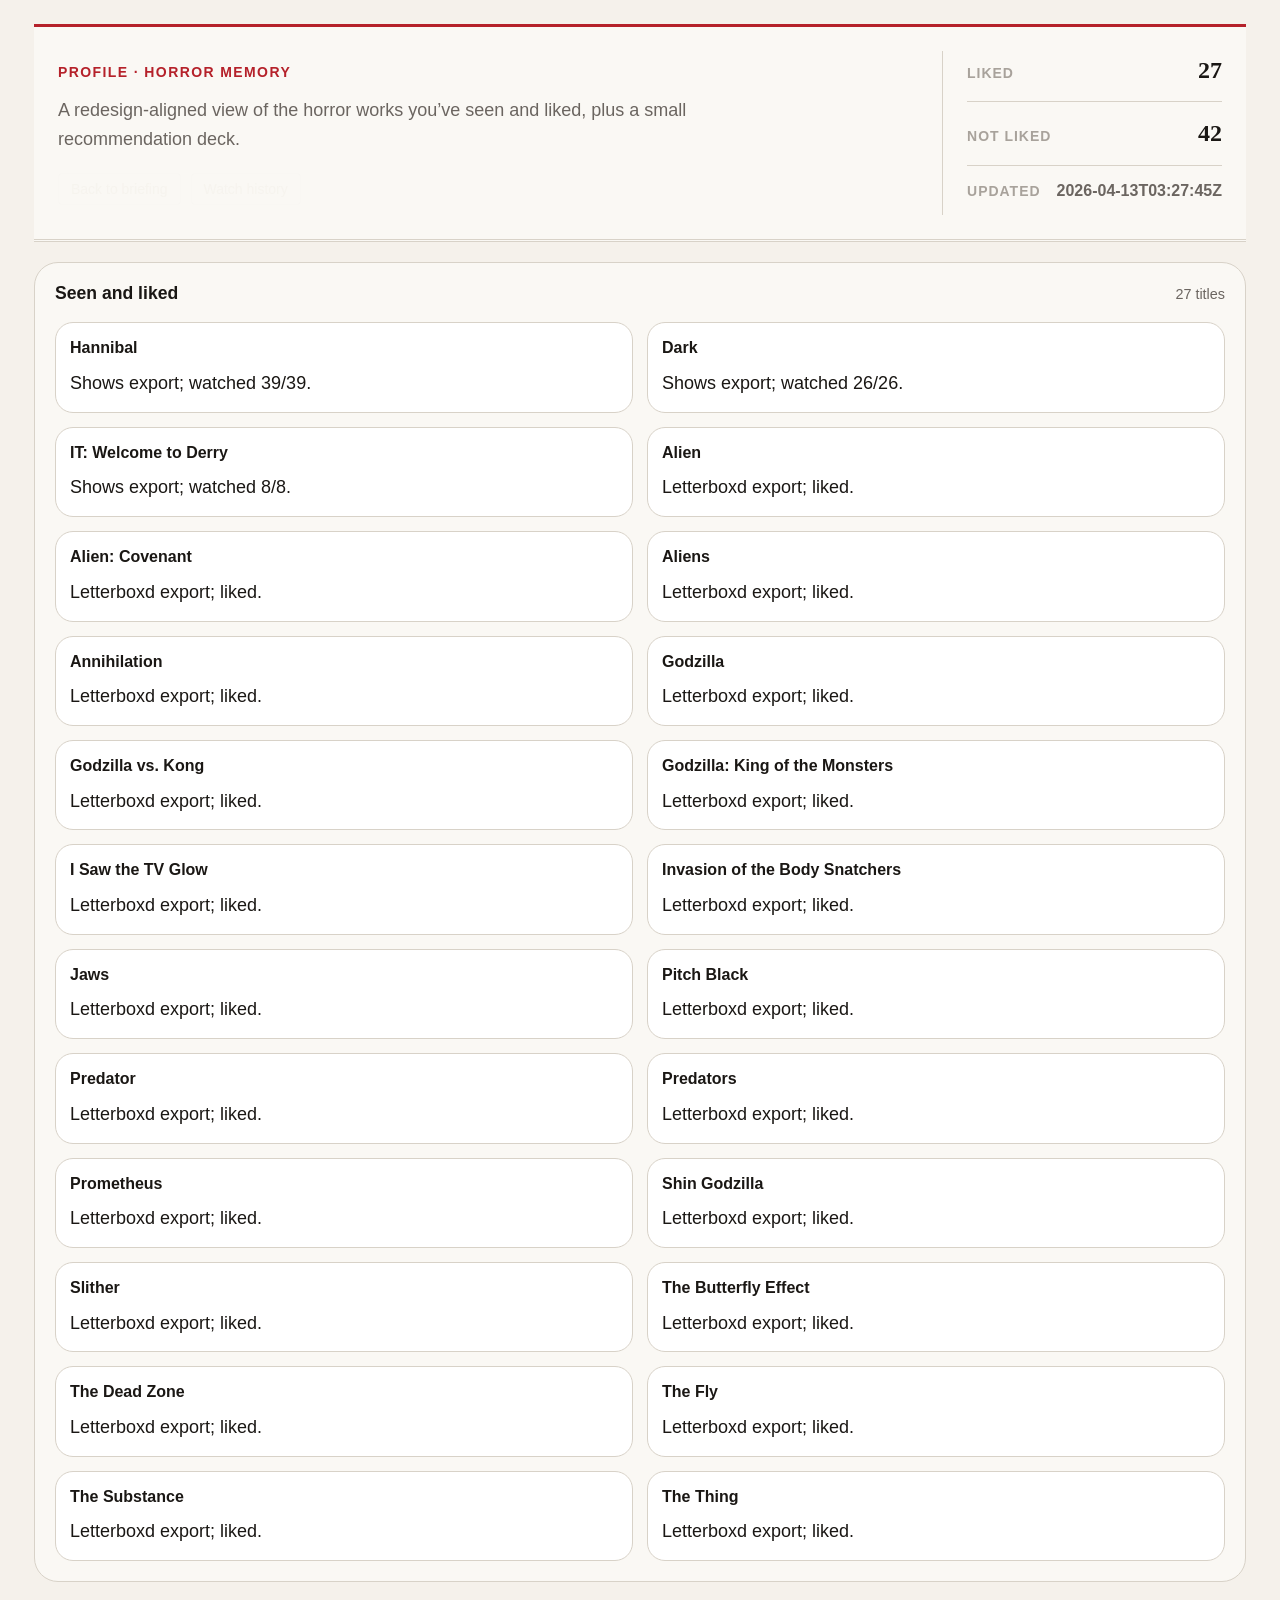
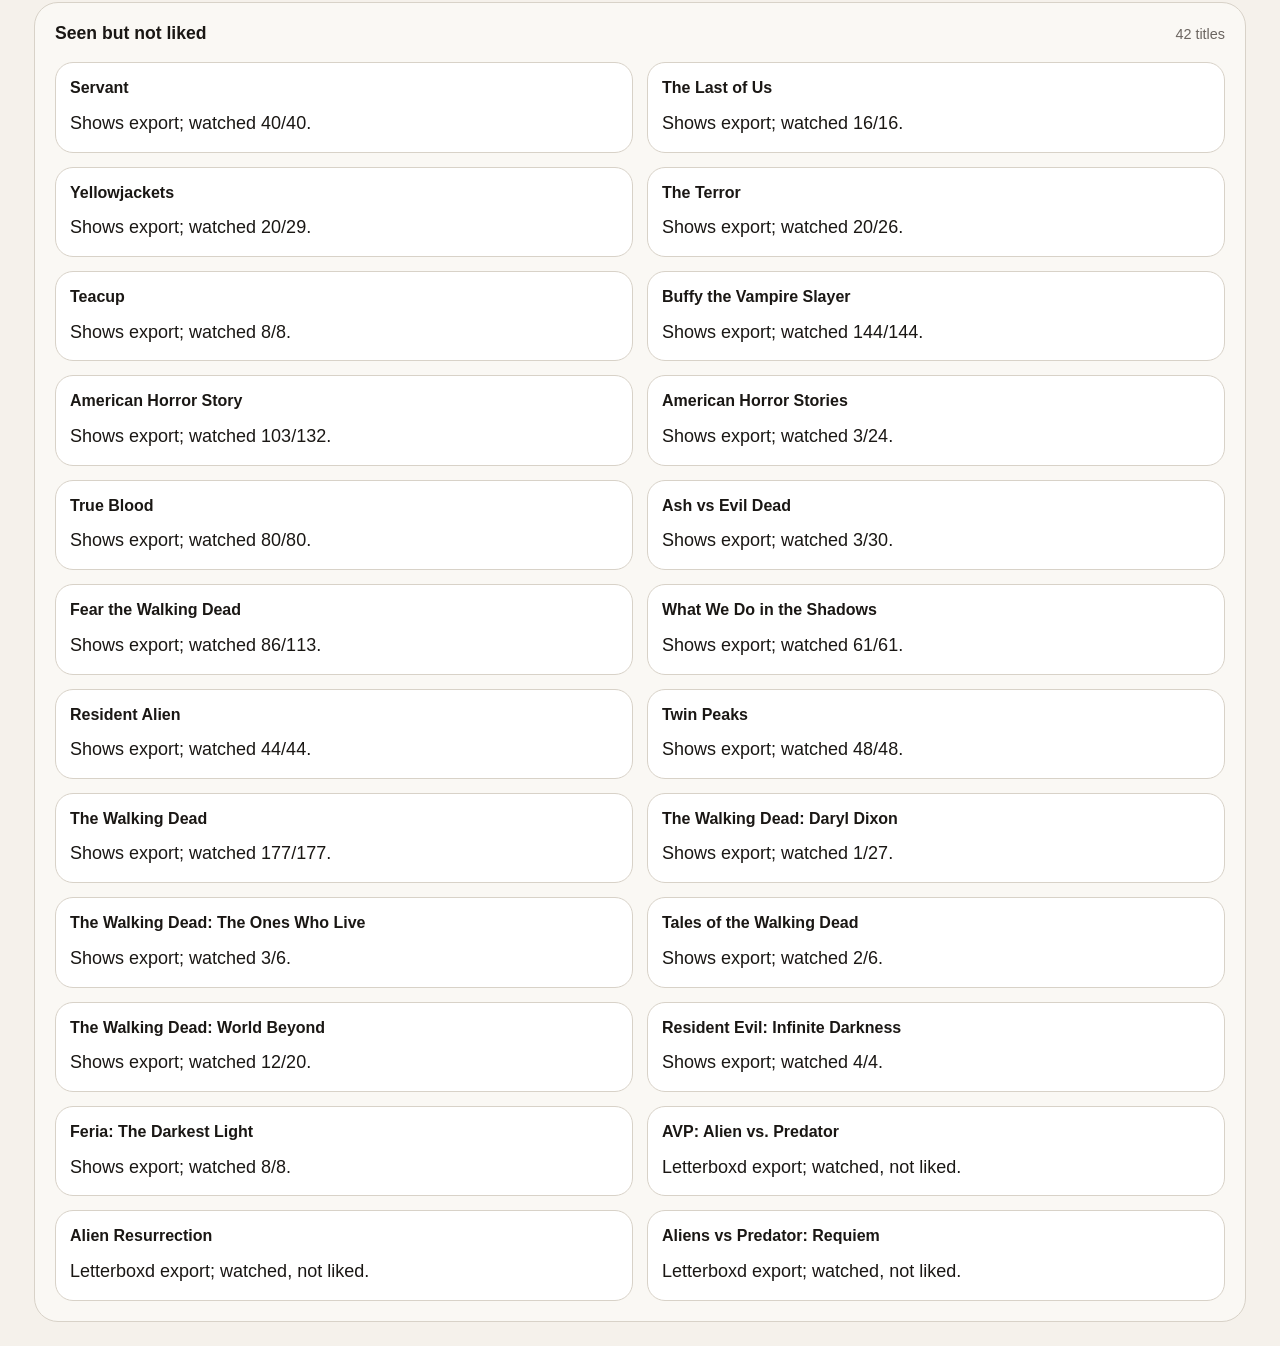
<file: profile/horror.html>
<!doctype html>
<html lang="en">
<head>
  <meta charset="utf-8">
  <meta name="viewport" content="width=device-width, initial-scale=1">
  <title>Horror Memory · James Daily Briefing</title>
  <link rel="stylesheet" href="../style.css">
  <style>
    .profile-shell { max-width: 1260px; margin: 0 auto; padding: 24px; }
    .profile-hero { margin-bottom: 20px; }
    .profile-hero .lede-summary { margin-top: 8px; }
    .profile-actions { display:flex; gap:10px; flex-wrap:wrap; margin-top:18px; }
    .profile-buckets { display:grid; gap:20px; margin-top:20px; }
    .bucket { background: var(--color-surface); border: 1px solid var(--color-divider); border-radius: 24px; padding: 20px; }
    .bucket-head { display:flex; justify-content:space-between; gap:12px; align-items:baseline; margin-bottom:16px; }
    .bucket-head h2 { margin:0; font-size:1.1rem; }
    .bucket-head span { color: var(--color-text-muted); font-size:.9rem; }
    .grid { display:grid; grid-template-columns: repeat(2, minmax(0,1fr)); gap: 14px; }
    .show-card { border:1px solid var(--color-divider); border-radius:18px; padding:14px; background: var(--color-surface-2); }
    .show-top { display:flex; justify-content:space-between; gap:12px; align-items:flex-start; }
    .show-card h3 { margin:0; font-size:1rem; line-height:1.35; }
    .badges { display:flex; gap:8px; flex-wrap:wrap; justify-content:flex-end; }
    .tag { display:inline-flex; padding:5px 9px; border-radius:999px; border:1px solid var(--color-divider); font-size:.74rem; color: var(--color-text-muted); }
    .notes { margin-top:10px; color: var(--color-text); }
    @media (max-width: 820px) { .grid { grid-template-columns: 1fr; } .show-top { flex-direction:column; } .badges { justify-content:flex-start; } }
  </style>
</head>
<body>
  <div class="profile-shell">
    <section class="briefing-lede profile-hero">
      <div class="lede-inner">
        <div class="lede-text">
          <div class="lede-kicker">Profile · horror memory</div>
          <p class="lede-summary">A redesign-aligned view of the horror works you’ve seen and liked, plus a small recommendation deck.</p>
          <div class="profile-actions">
            <a class="btn-ghost" href="../">Back to briefing</a>
            <a class="btn-ghost" href="watch-history.html">Watch history</a>
          </div>
        </div>
        <div class="lede-stats">
          <div class="stat-item"><span class="stat-label">Liked</span><span class="stat-value">27</span></div>
          <div class="stat-item"><span class="stat-label">Not liked</span><span class="stat-value">42</span></div>
          <div class="stat-item"><span class="stat-label">Updated</span><span class="stat-value updated">2026-04-13T03:27:45Z</span></div>
        </div>
      </div>
    </section>
    <div class="profile-buckets">
      
    <section class="bucket">
      <div class="bucket-head">
        <h2>Seen and liked</h2>
        <span>27 titles</span>
      </div>
      <div class="grid">
        <article class="show-card">
      <div class="show-top">
        <h3>Hannibal</h3>
        <div class="badges"></div>
      </div>
      <div class="notes">Shows export; watched 39/39.</div>
    </article><article class="show-card">
      <div class="show-top">
        <h3>Dark</h3>
        <div class="badges"></div>
      </div>
      <div class="notes">Shows export; watched 26/26.</div>
    </article><article class="show-card">
      <div class="show-top">
        <h3>IT: Welcome to Derry</h3>
        <div class="badges"></div>
      </div>
      <div class="notes">Shows export; watched 8/8.</div>
    </article><article class="show-card">
      <div class="show-top">
        <h3>Alien</h3>
        <div class="badges"></div>
      </div>
      <div class="notes">Letterboxd export; liked.</div>
    </article><article class="show-card">
      <div class="show-top">
        <h3>Alien: Covenant</h3>
        <div class="badges"></div>
      </div>
      <div class="notes">Letterboxd export; liked.</div>
    </article><article class="show-card">
      <div class="show-top">
        <h3>Aliens</h3>
        <div class="badges"></div>
      </div>
      <div class="notes">Letterboxd export; liked.</div>
    </article><article class="show-card">
      <div class="show-top">
        <h3>Annihilation</h3>
        <div class="badges"></div>
      </div>
      <div class="notes">Letterboxd export; liked.</div>
    </article><article class="show-card">
      <div class="show-top">
        <h3>Godzilla</h3>
        <div class="badges"></div>
      </div>
      <div class="notes">Letterboxd export; liked.</div>
    </article><article class="show-card">
      <div class="show-top">
        <h3>Godzilla vs. Kong</h3>
        <div class="badges"></div>
      </div>
      <div class="notes">Letterboxd export; liked.</div>
    </article><article class="show-card">
      <div class="show-top">
        <h3>Godzilla: King of the Monsters</h3>
        <div class="badges"></div>
      </div>
      <div class="notes">Letterboxd export; liked.</div>
    </article><article class="show-card">
      <div class="show-top">
        <h3>I Saw the TV Glow</h3>
        <div class="badges"></div>
      </div>
      <div class="notes">Letterboxd export; liked.</div>
    </article><article class="show-card">
      <div class="show-top">
        <h3>Invasion of the Body Snatchers</h3>
        <div class="badges"></div>
      </div>
      <div class="notes">Letterboxd export; liked.</div>
    </article><article class="show-card">
      <div class="show-top">
        <h3>Jaws</h3>
        <div class="badges"></div>
      </div>
      <div class="notes">Letterboxd export; liked.</div>
    </article><article class="show-card">
      <div class="show-top">
        <h3>Pitch Black</h3>
        <div class="badges"></div>
      </div>
      <div class="notes">Letterboxd export; liked.</div>
    </article><article class="show-card">
      <div class="show-top">
        <h3>Predator</h3>
        <div class="badges"></div>
      </div>
      <div class="notes">Letterboxd export; liked.</div>
    </article><article class="show-card">
      <div class="show-top">
        <h3>Predators</h3>
        <div class="badges"></div>
      </div>
      <div class="notes">Letterboxd export; liked.</div>
    </article><article class="show-card">
      <div class="show-top">
        <h3>Prometheus</h3>
        <div class="badges"></div>
      </div>
      <div class="notes">Letterboxd export; liked.</div>
    </article><article class="show-card">
      <div class="show-top">
        <h3>Shin Godzilla</h3>
        <div class="badges"></div>
      </div>
      <div class="notes">Letterboxd export; liked.</div>
    </article><article class="show-card">
      <div class="show-top">
        <h3>Slither</h3>
        <div class="badges"></div>
      </div>
      <div class="notes">Letterboxd export; liked.</div>
    </article><article class="show-card">
      <div class="show-top">
        <h3>The Butterfly Effect</h3>
        <div class="badges"></div>
      </div>
      <div class="notes">Letterboxd export; liked.</div>
    </article><article class="show-card">
      <div class="show-top">
        <h3>The Dead Zone</h3>
        <div class="badges"></div>
      </div>
      <div class="notes">Letterboxd export; liked.</div>
    </article><article class="show-card">
      <div class="show-top">
        <h3>The Fly</h3>
        <div class="badges"></div>
      </div>
      <div class="notes">Letterboxd export; liked.</div>
    </article><article class="show-card">
      <div class="show-top">
        <h3>The Substance</h3>
        <div class="badges"></div>
      </div>
      <div class="notes">Letterboxd export; liked.</div>
    </article><article class="show-card">
      <div class="show-top">
        <h3>The Thing</h3>
        <div class="badges"></div>
      </div>
      <div class="notes">Letterboxd export; liked.</div>
    </article>
      </div>
    </section>
    
    <section class="bucket">
      <div class="bucket-head">
        <h2>Seen but not liked</h2>
        <span>42 titles</span>
      </div>
      <div class="grid">
        <article class="show-card">
      <div class="show-top">
        <h3>Servant</h3>
        <div class="badges"></div>
      </div>
      <div class="notes">Shows export; watched 40/40.</div>
    </article><article class="show-card">
      <div class="show-top">
        <h3>The Last of Us</h3>
        <div class="badges"></div>
      </div>
      <div class="notes">Shows export; watched 16/16.</div>
    </article><article class="show-card">
      <div class="show-top">
        <h3>Yellowjackets</h3>
        <div class="badges"></div>
      </div>
      <div class="notes">Shows export; watched 20/29.</div>
    </article><article class="show-card">
      <div class="show-top">
        <h3>The Terror</h3>
        <div class="badges"></div>
      </div>
      <div class="notes">Shows export; watched 20/26.</div>
    </article><article class="show-card">
      <div class="show-top">
        <h3>Teacup</h3>
        <div class="badges"></div>
      </div>
      <div class="notes">Shows export; watched 8/8.</div>
    </article><article class="show-card">
      <div class="show-top">
        <h3>Buffy the Vampire Slayer</h3>
        <div class="badges"></div>
      </div>
      <div class="notes">Shows export; watched 144/144.</div>
    </article><article class="show-card">
      <div class="show-top">
        <h3>American Horror Story</h3>
        <div class="badges"></div>
      </div>
      <div class="notes">Shows export; watched 103/132.</div>
    </article><article class="show-card">
      <div class="show-top">
        <h3>American Horror Stories</h3>
        <div class="badges"></div>
      </div>
      <div class="notes">Shows export; watched 3/24.</div>
    </article><article class="show-card">
      <div class="show-top">
        <h3>True Blood</h3>
        <div class="badges"></div>
      </div>
      <div class="notes">Shows export; watched 80/80.</div>
    </article><article class="show-card">
      <div class="show-top">
        <h3>Ash vs Evil Dead</h3>
        <div class="badges"></div>
      </div>
      <div class="notes">Shows export; watched 3/30.</div>
    </article><article class="show-card">
      <div class="show-top">
        <h3>Fear the Walking Dead</h3>
        <div class="badges"></div>
      </div>
      <div class="notes">Shows export; watched 86/113.</div>
    </article><article class="show-card">
      <div class="show-top">
        <h3>What We Do in the Shadows</h3>
        <div class="badges"></div>
      </div>
      <div class="notes">Shows export; watched 61/61.</div>
    </article><article class="show-card">
      <div class="show-top">
        <h3>Resident Alien</h3>
        <div class="badges"></div>
      </div>
      <div class="notes">Shows export; watched 44/44.</div>
    </article><article class="show-card">
      <div class="show-top">
        <h3>Twin Peaks</h3>
        <div class="badges"></div>
      </div>
      <div class="notes">Shows export; watched 48/48.</div>
    </article><article class="show-card">
      <div class="show-top">
        <h3>The Walking Dead</h3>
        <div class="badges"></div>
      </div>
      <div class="notes">Shows export; watched 177/177.</div>
    </article><article class="show-card">
      <div class="show-top">
        <h3>The Walking Dead: Daryl Dixon</h3>
        <div class="badges"></div>
      </div>
      <div class="notes">Shows export; watched 1/27.</div>
    </article><article class="show-card">
      <div class="show-top">
        <h3>The Walking Dead: The Ones Who Live</h3>
        <div class="badges"></div>
      </div>
      <div class="notes">Shows export; watched 3/6.</div>
    </article><article class="show-card">
      <div class="show-top">
        <h3>Tales of the Walking Dead</h3>
        <div class="badges"></div>
      </div>
      <div class="notes">Shows export; watched 2/6.</div>
    </article><article class="show-card">
      <div class="show-top">
        <h3>The Walking Dead: World Beyond</h3>
        <div class="badges"></div>
      </div>
      <div class="notes">Shows export; watched 12/20.</div>
    </article><article class="show-card">
      <div class="show-top">
        <h3>Resident Evil: Infinite Darkness</h3>
        <div class="badges"></div>
      </div>
      <div class="notes">Shows export; watched 4/4.</div>
    </article><article class="show-card">
      <div class="show-top">
        <h3>Feria: The Darkest Light</h3>
        <div class="badges"></div>
      </div>
      <div class="notes">Shows export; watched 8/8.</div>
    </article><article class="show-card">
      <div class="show-top">
        <h3>AVP: Alien vs. Predator</h3>
        <div class="badges"></div>
      </div>
      <div class="notes">Letterboxd export; watched, not liked.</div>
    </article><article class="show-card">
      <div class="show-top">
        <h3>Alien Resurrection</h3>
        <div class="badges"></div>
      </div>
      <div class="notes">Letterboxd export; watched, not liked.</div>
    </article><article class="show-card">
      <div class="show-top">
        <h3>Aliens vs Predator: Requiem</h3>
        <div class="badges"></div>
      </div>
      <div class="notes">Letterboxd export; watched, not liked.</div>
    </article>
      </div>
    </section>
    
      
    </div>
  </div>
</body>
</html>
</file>
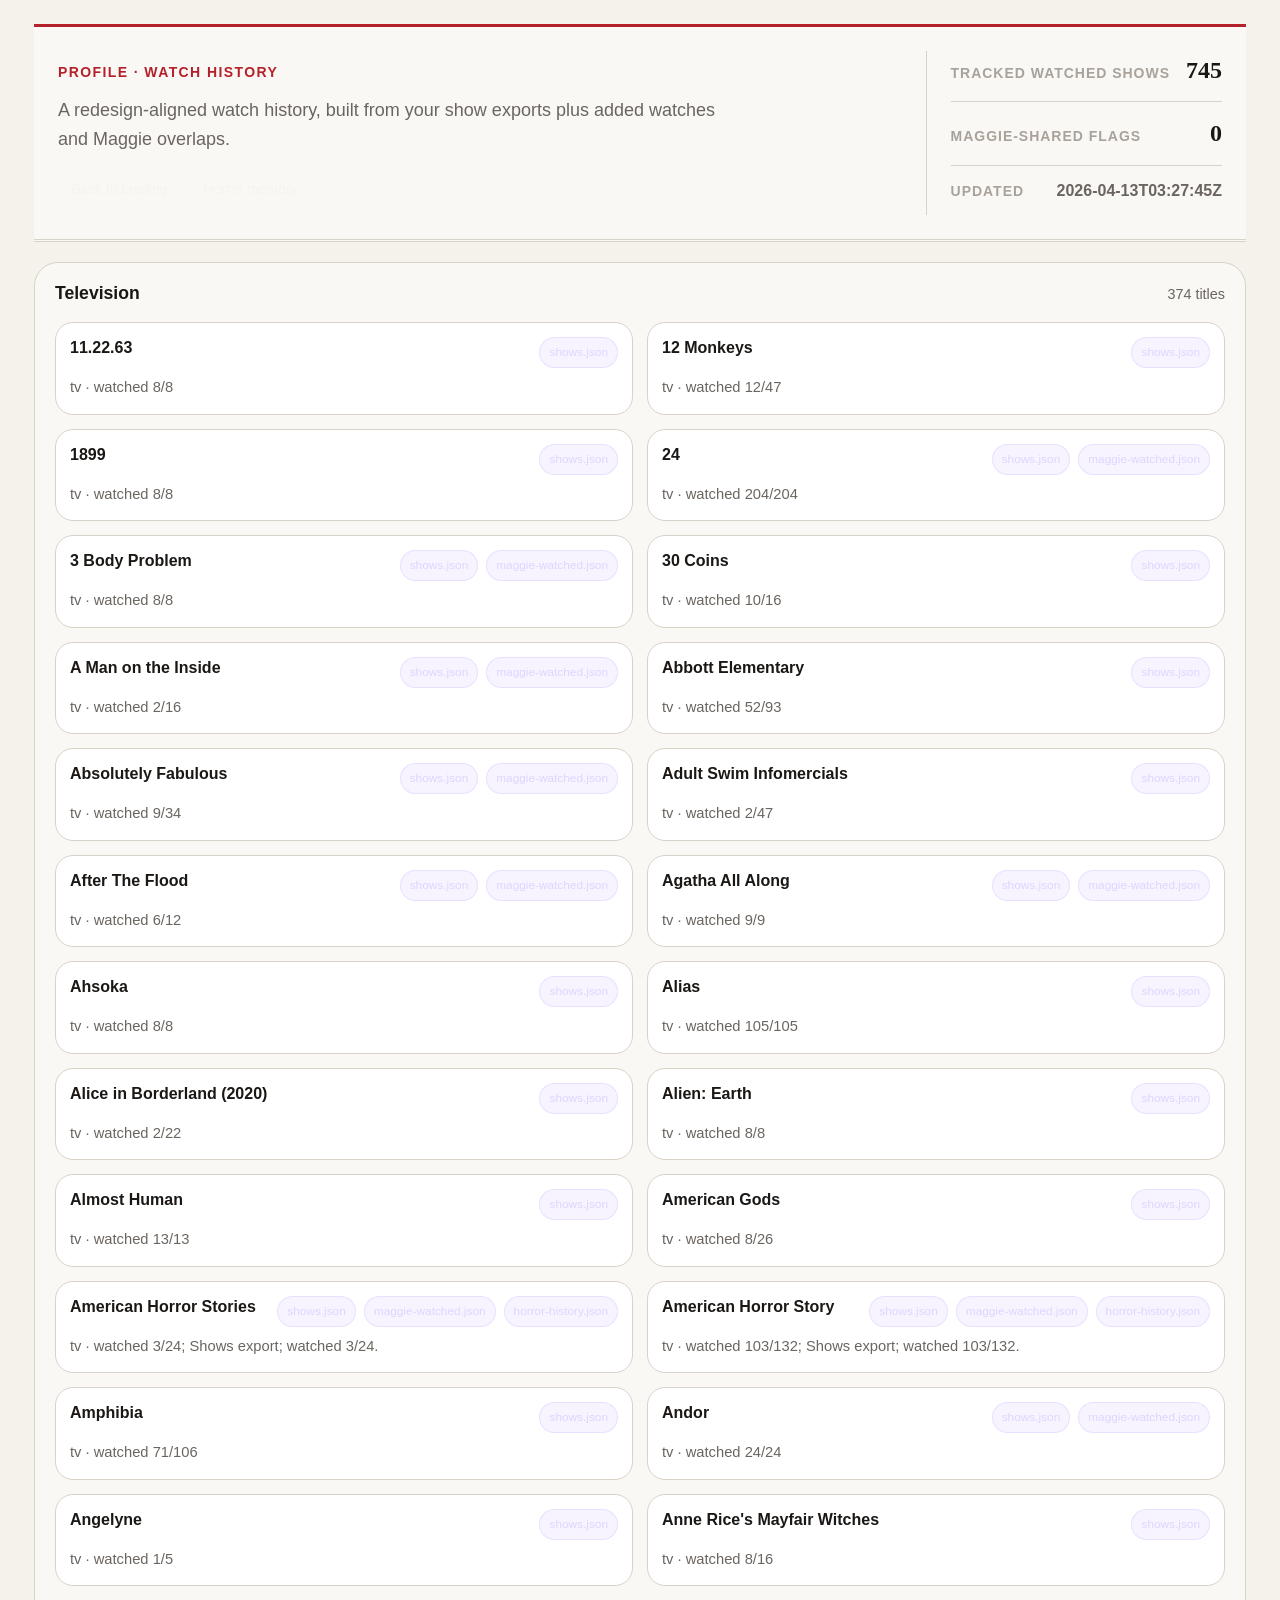
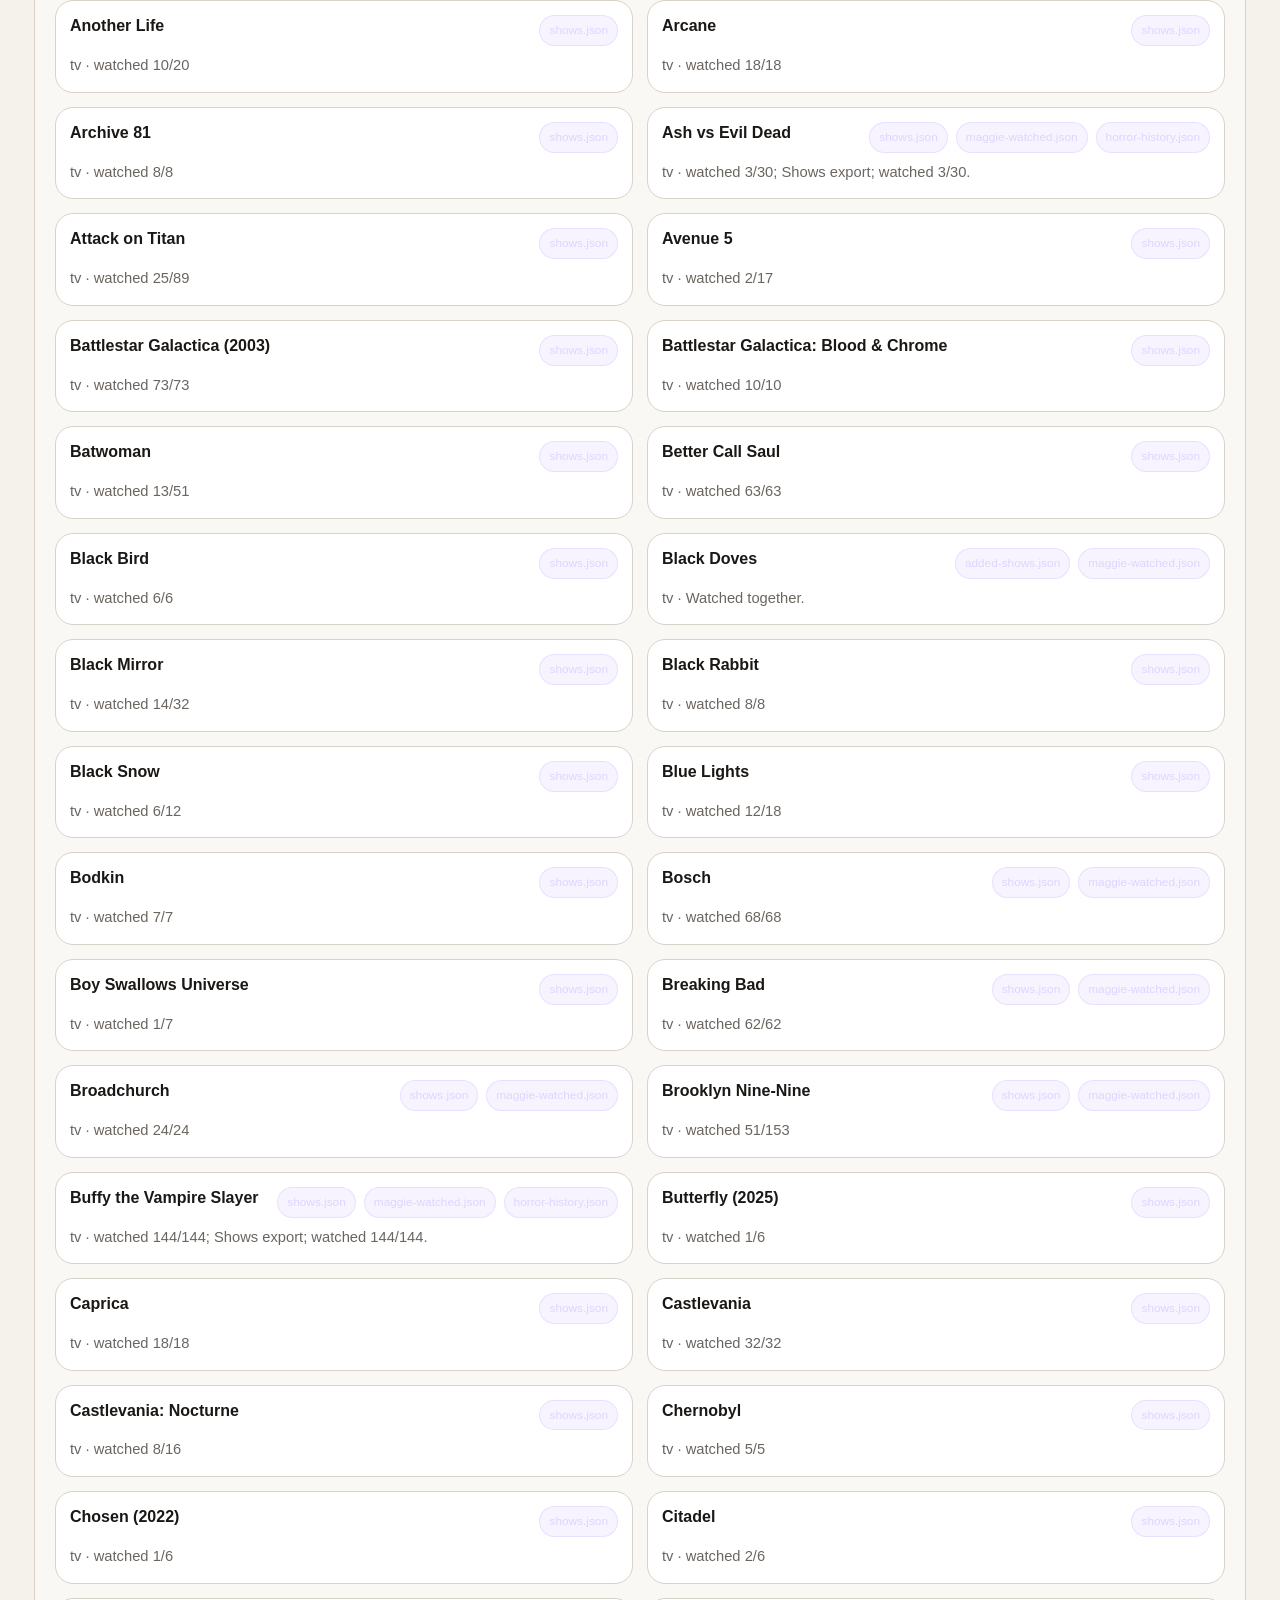
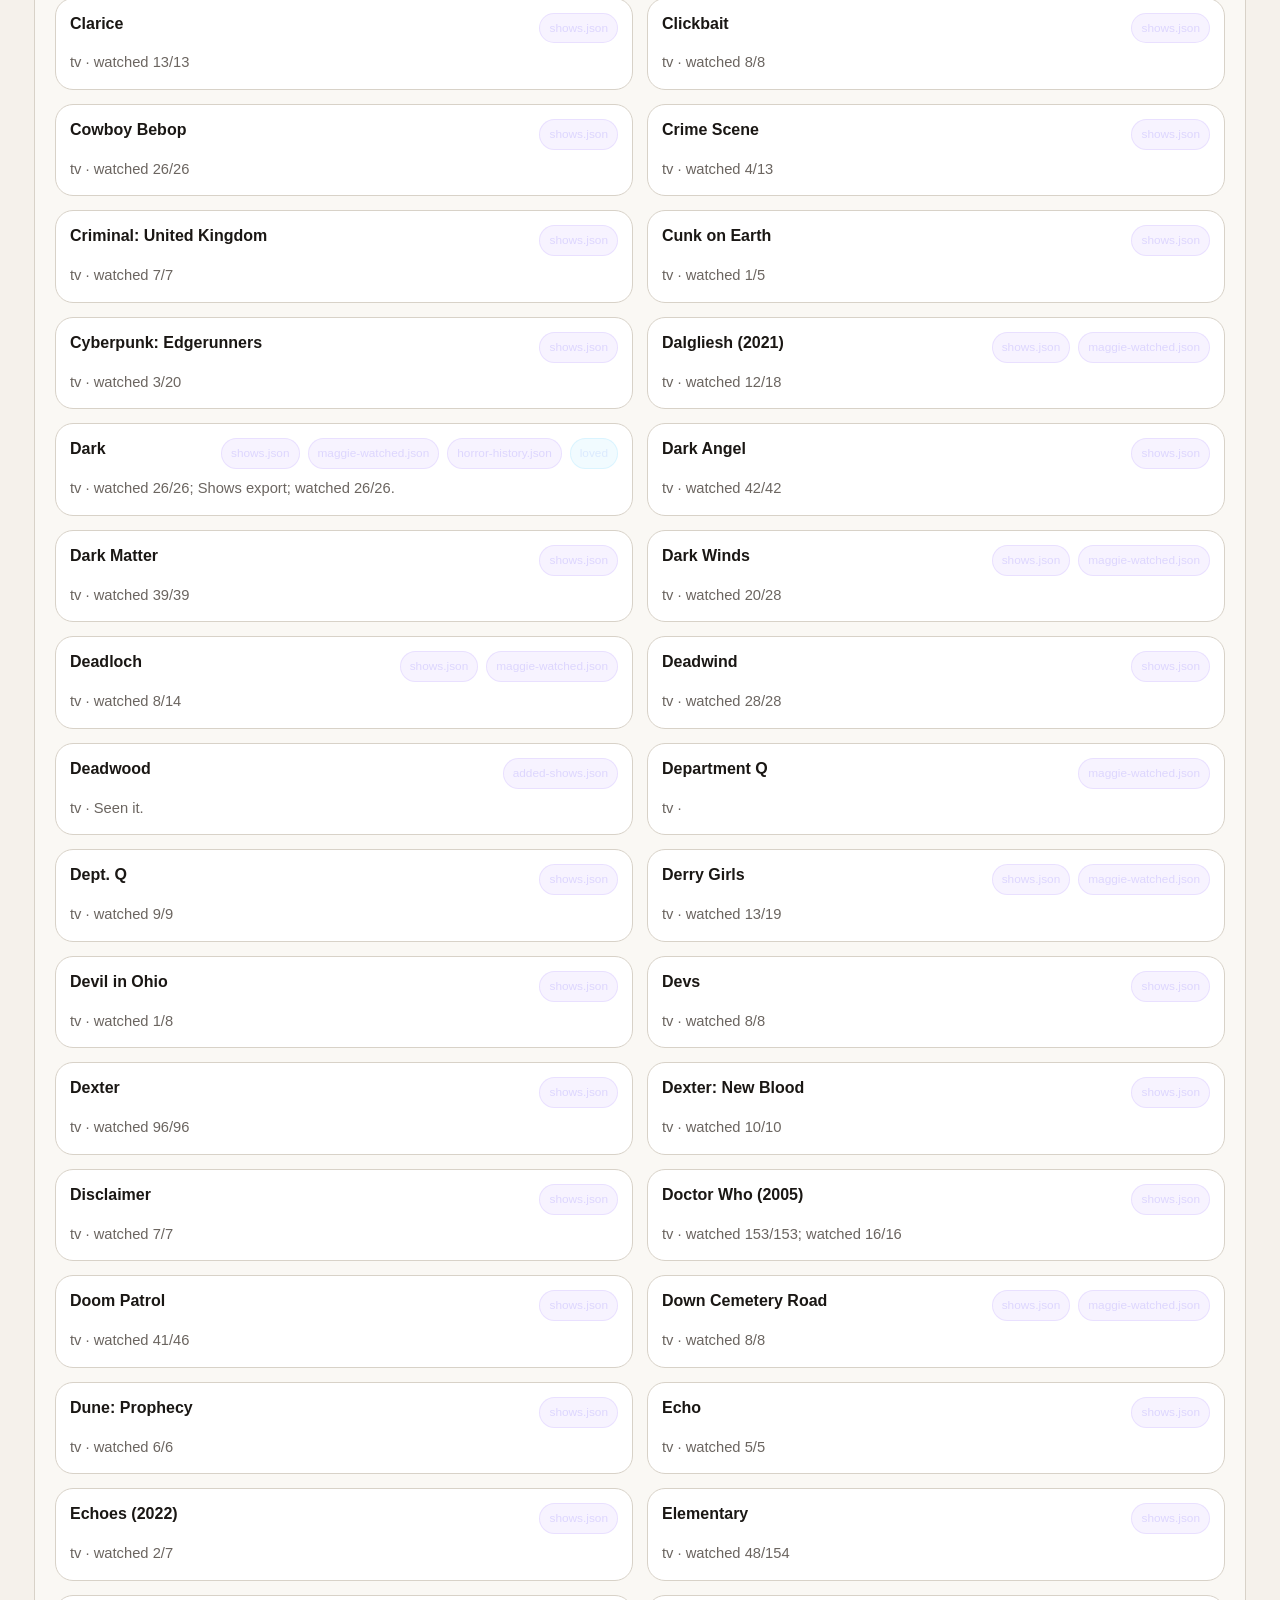
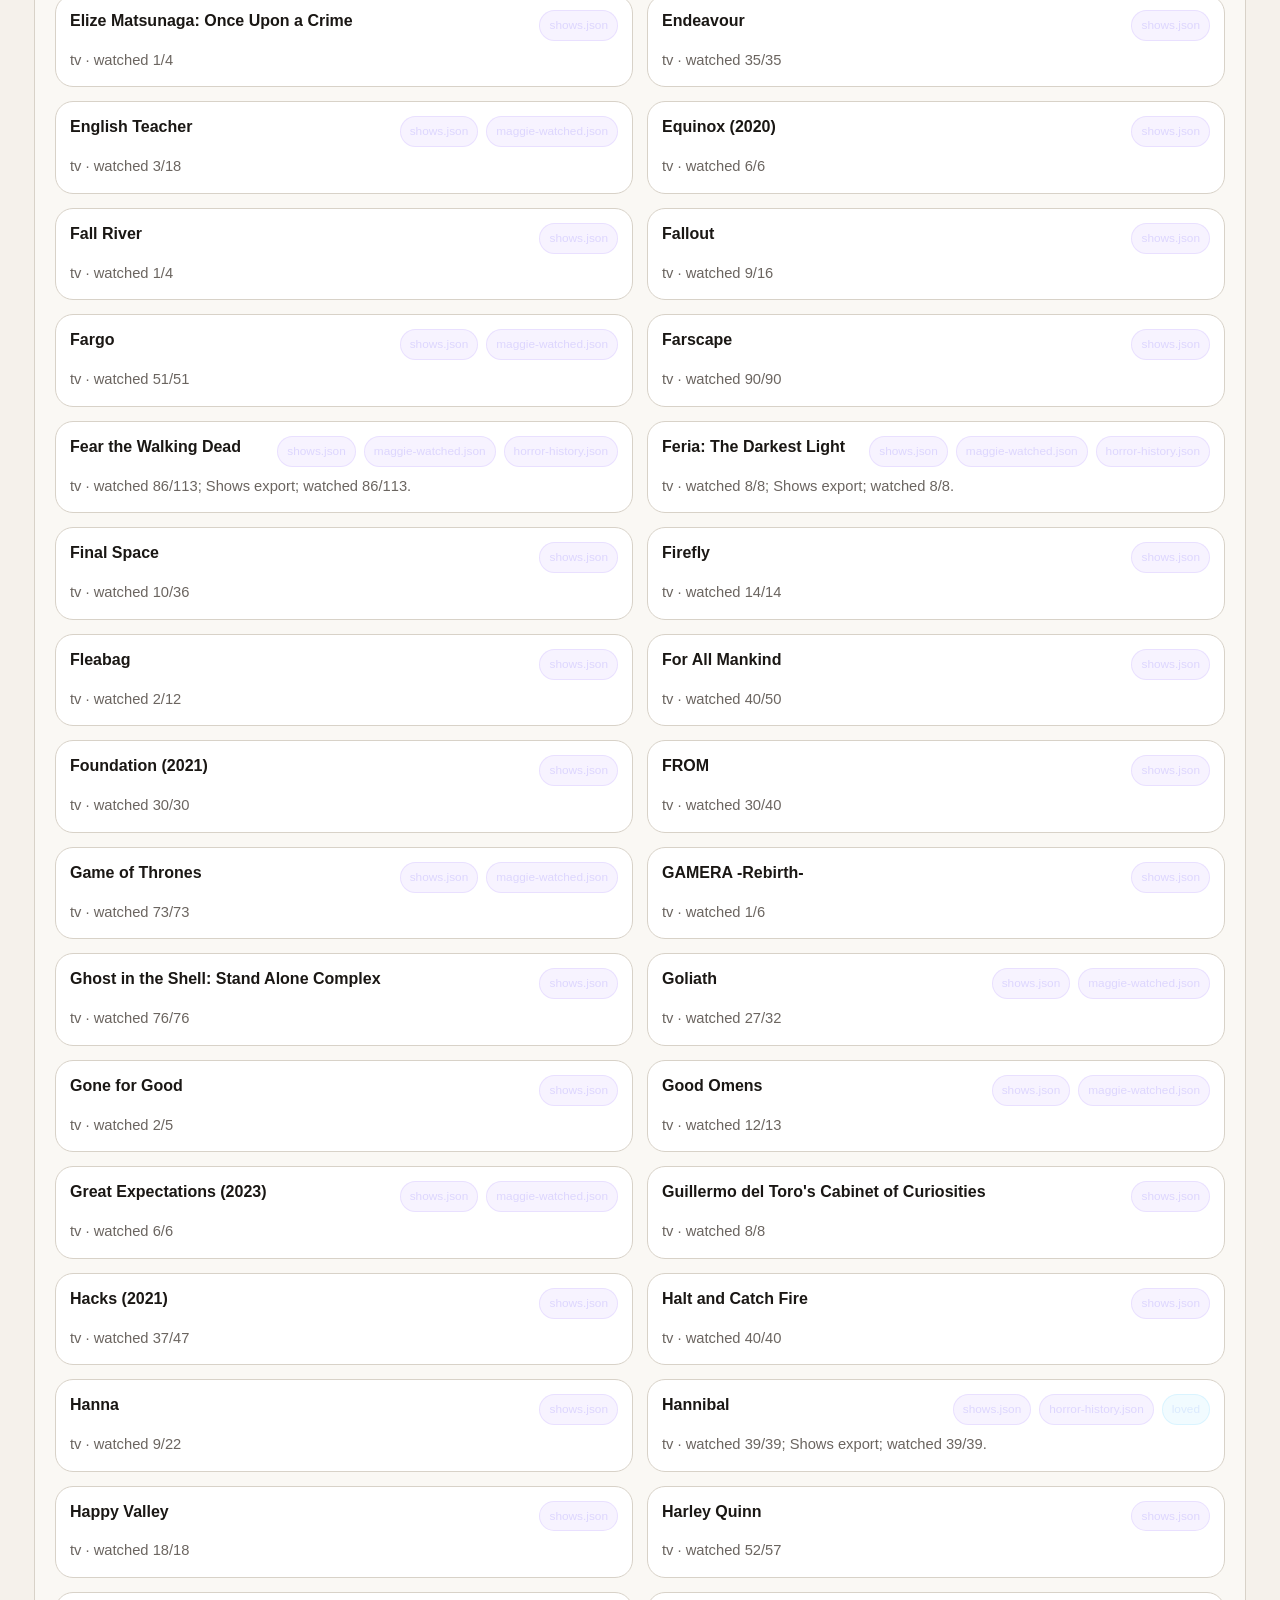
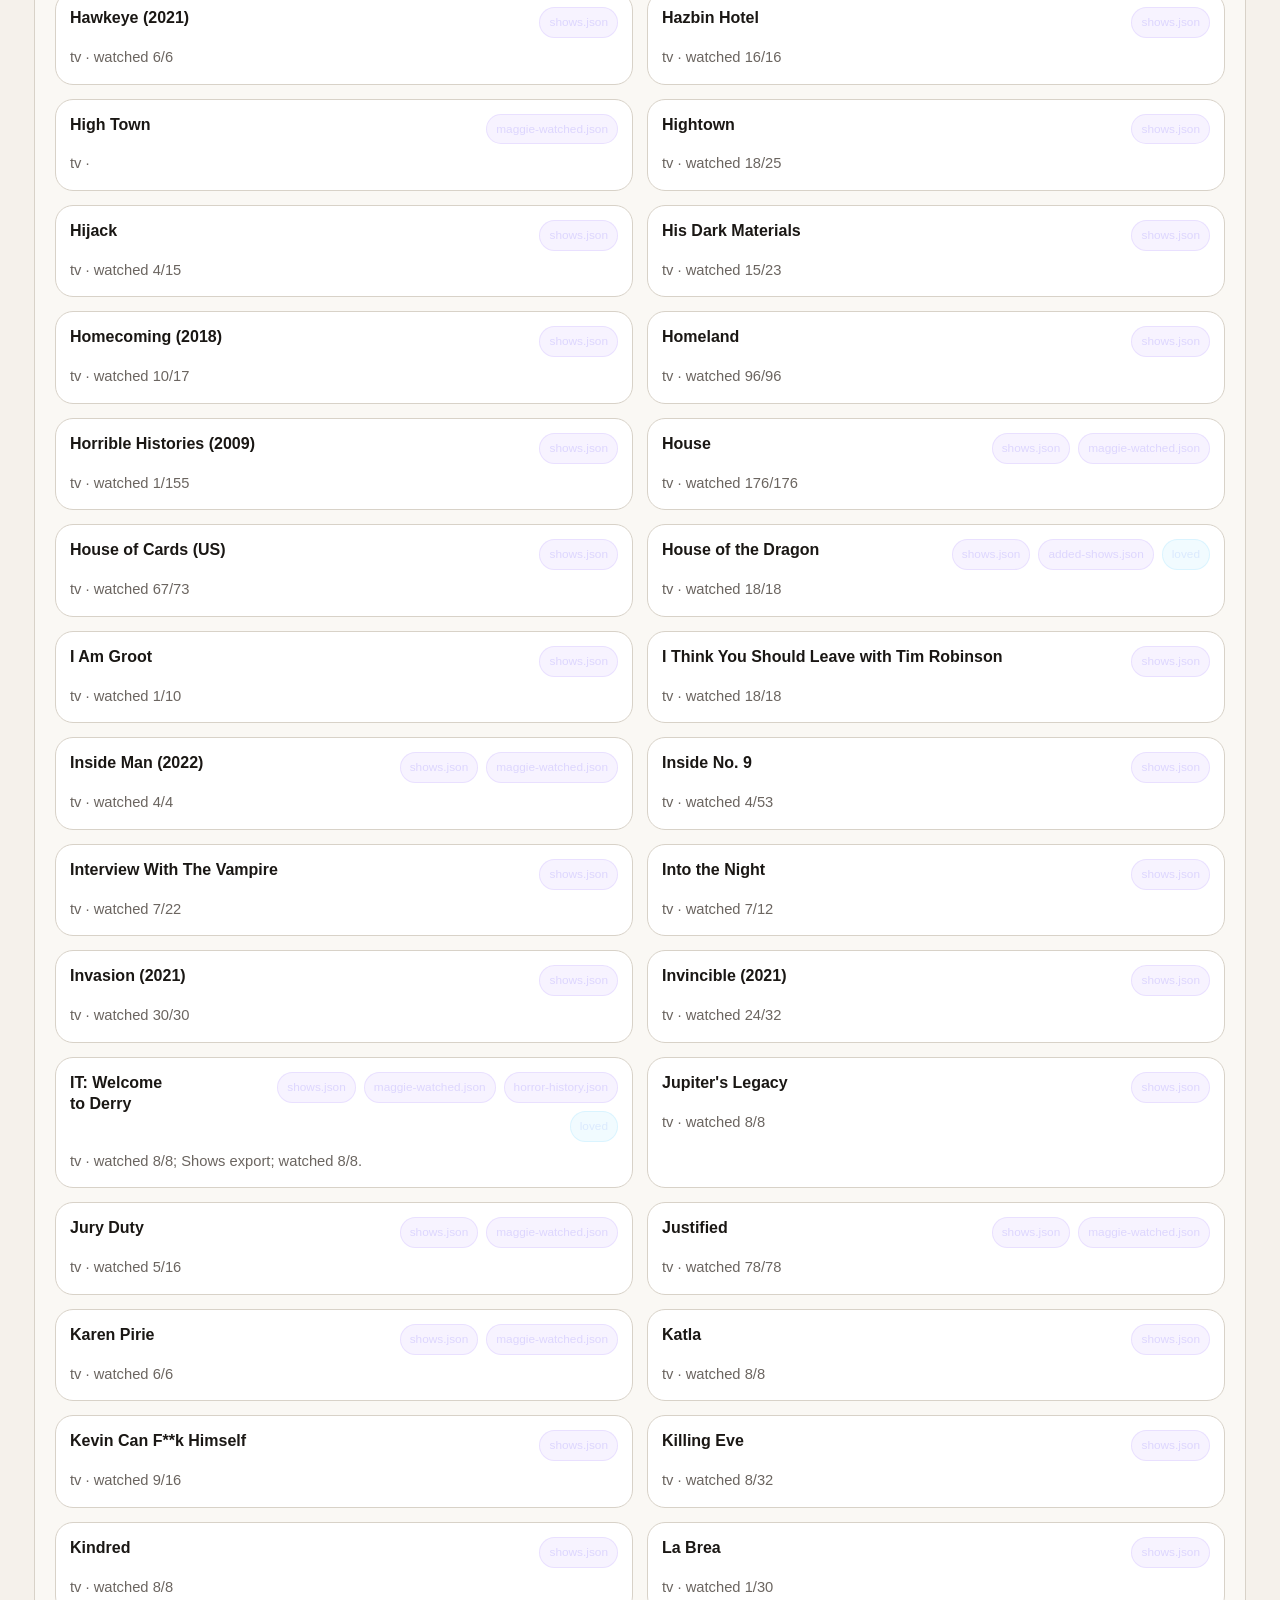
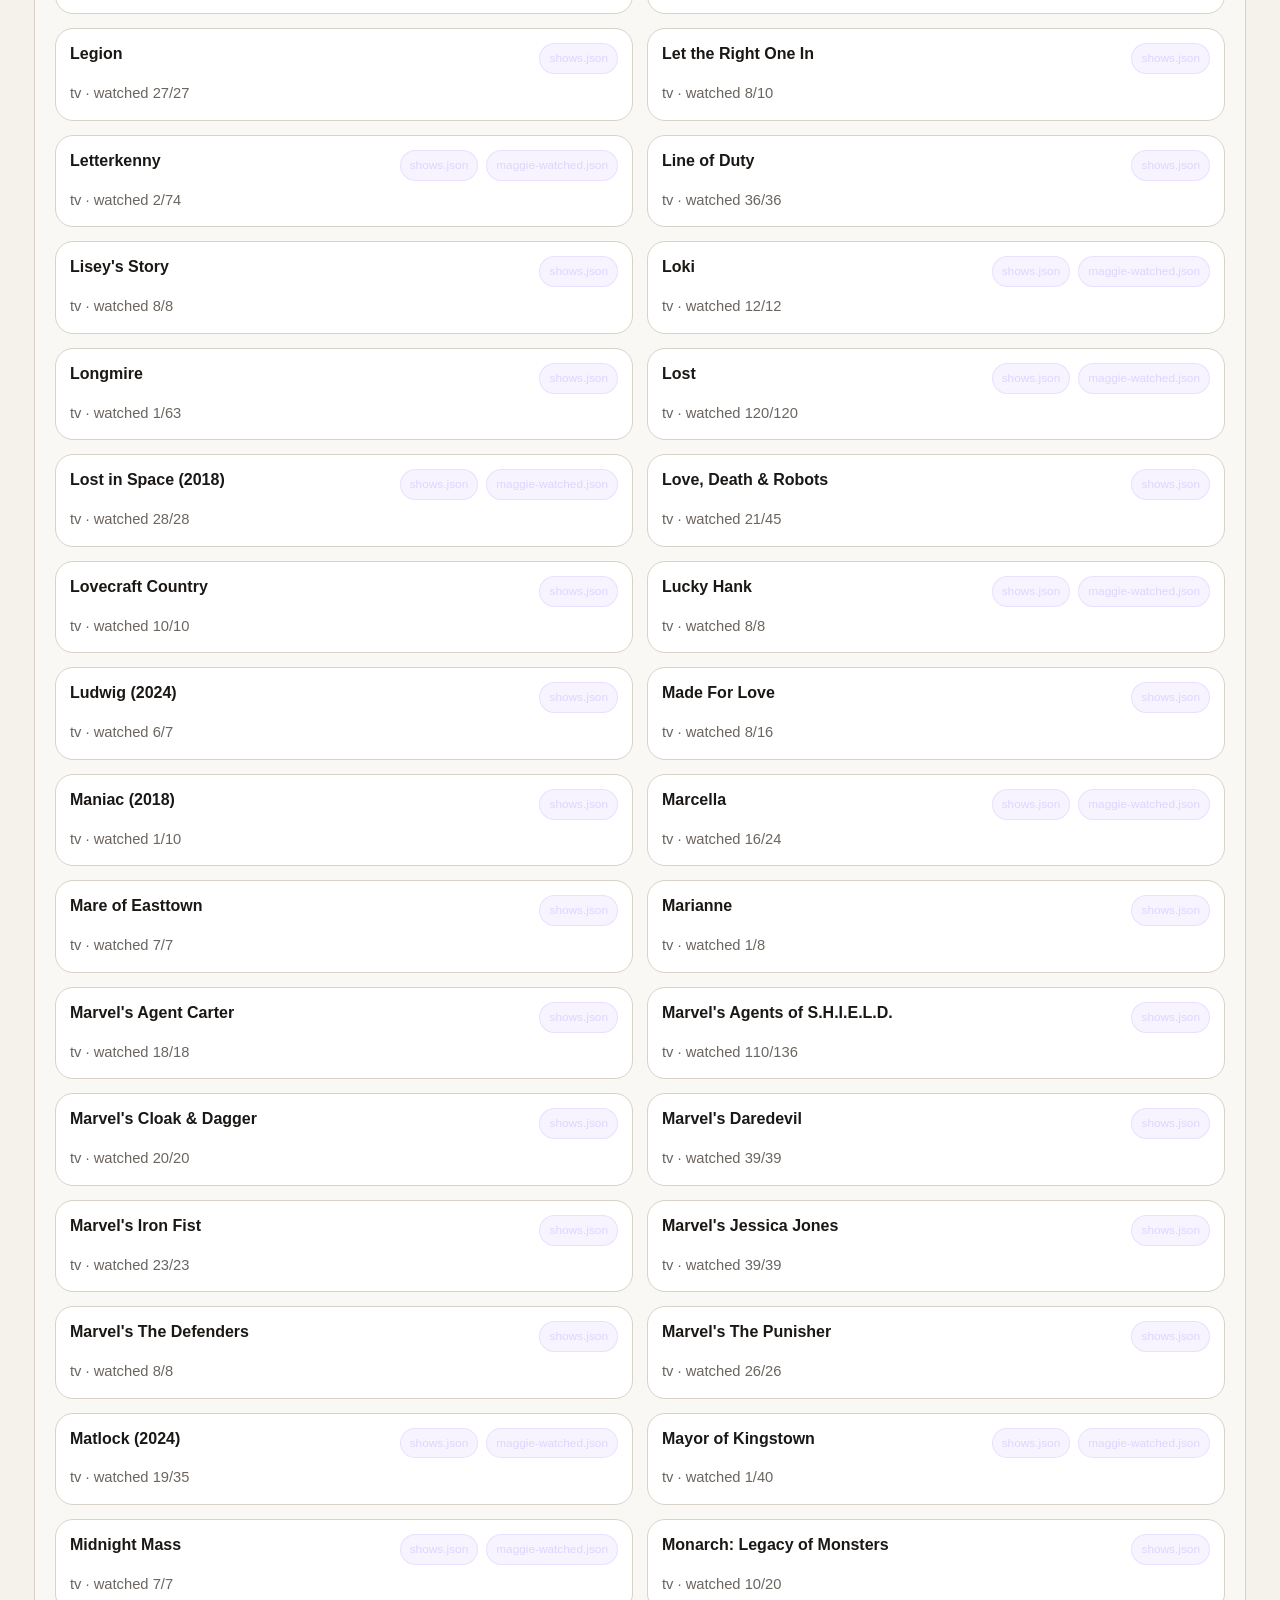
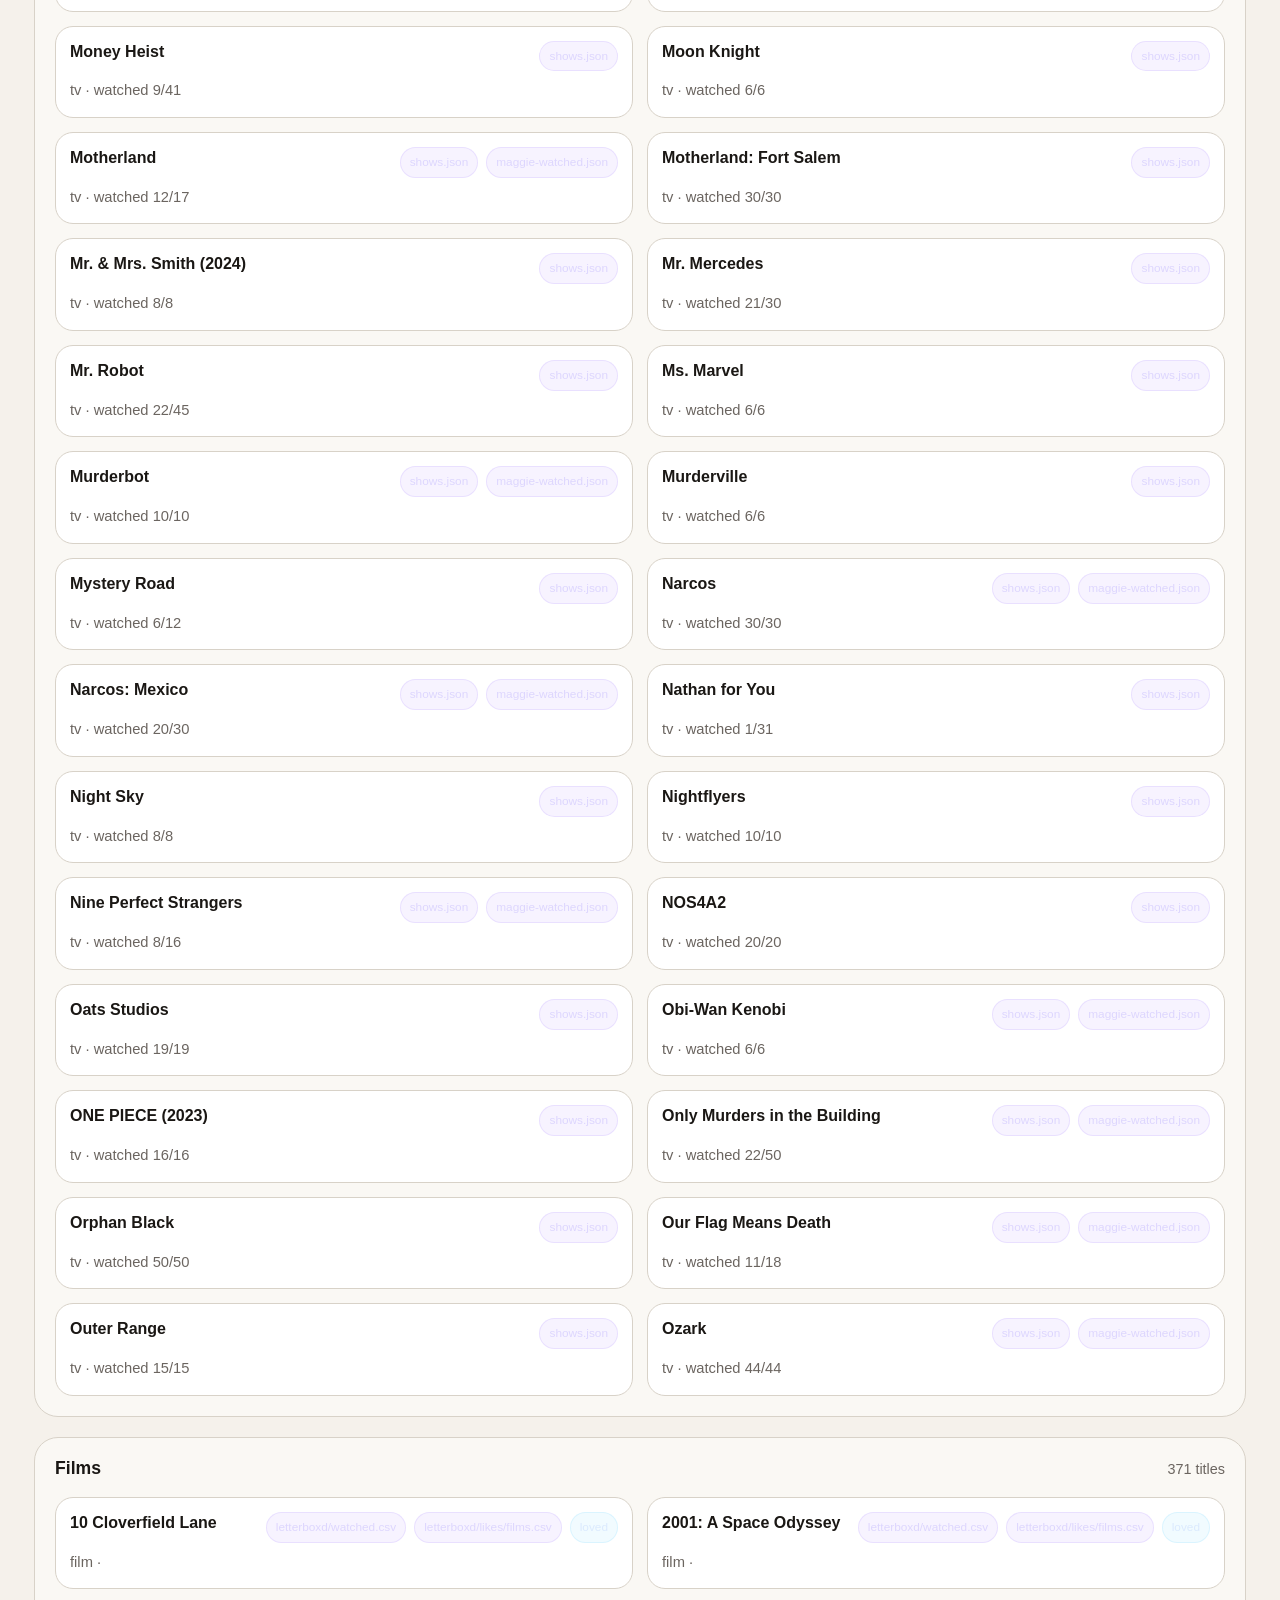
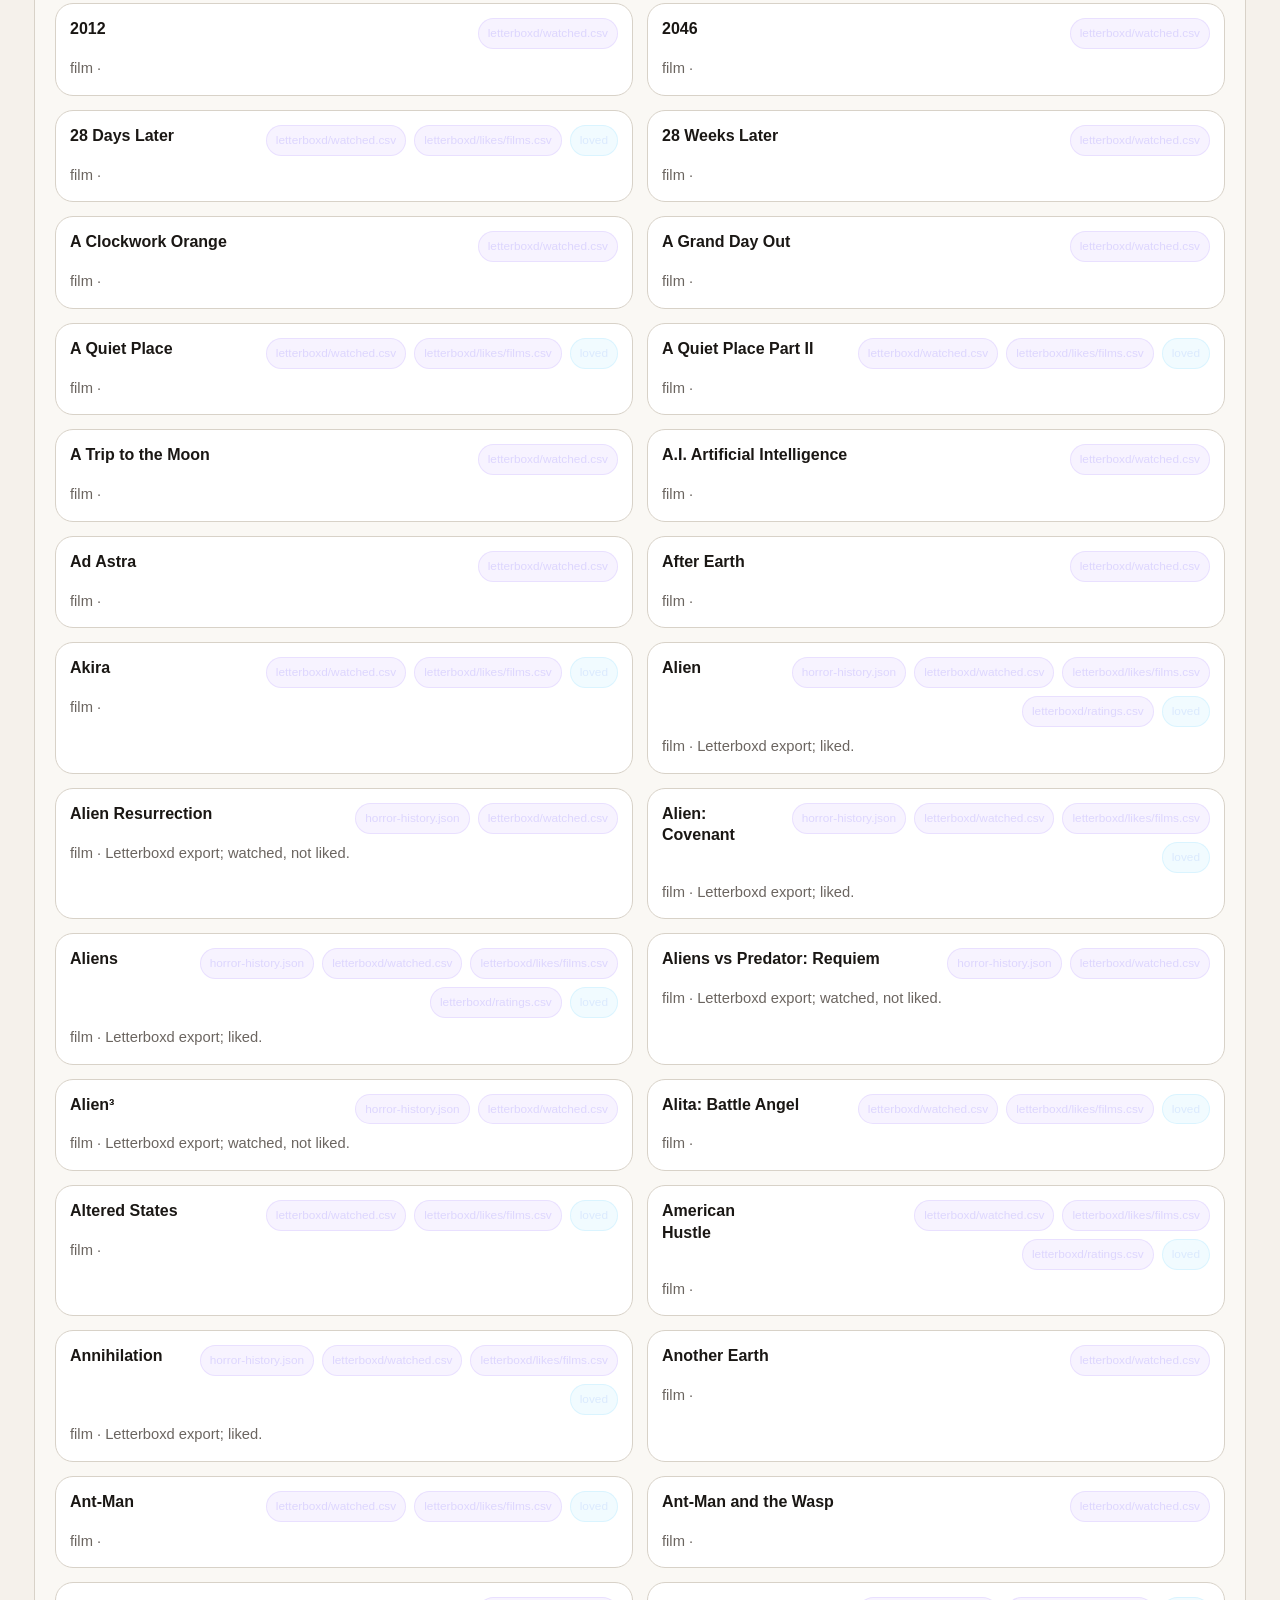
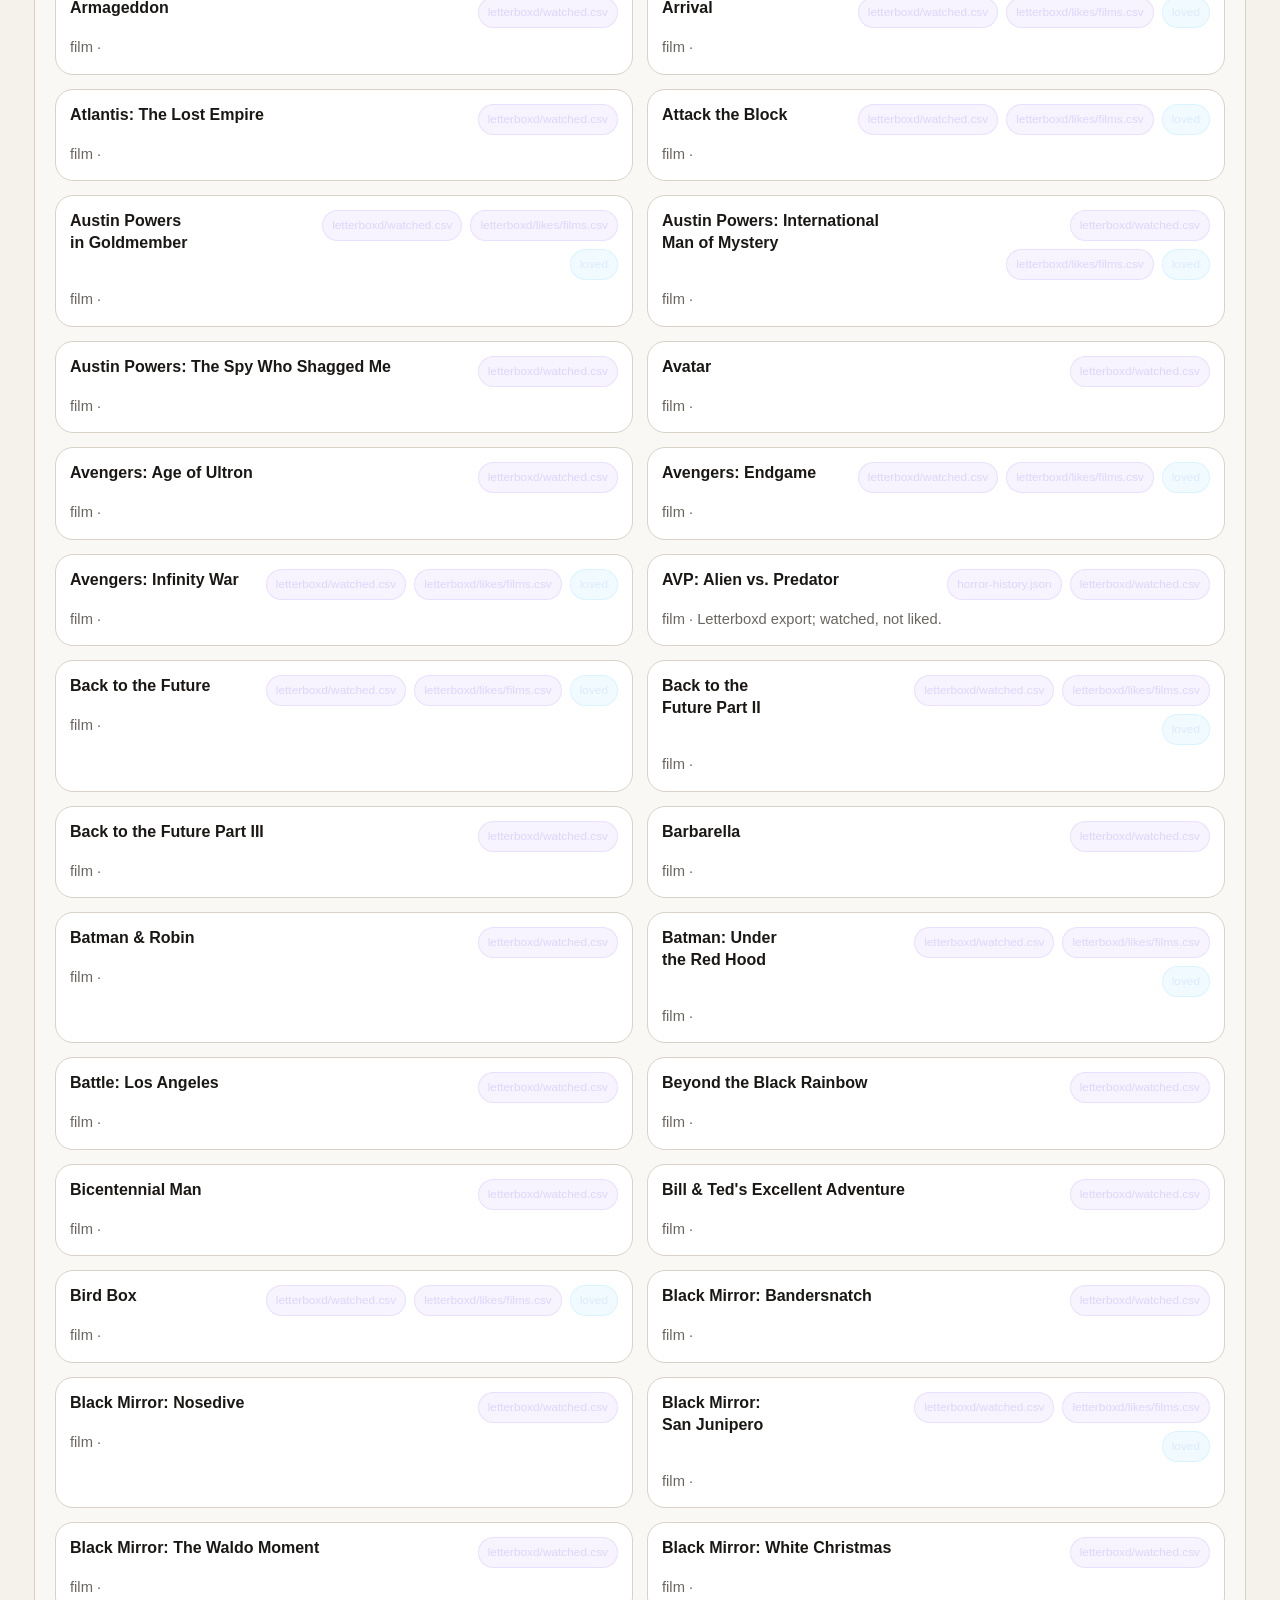
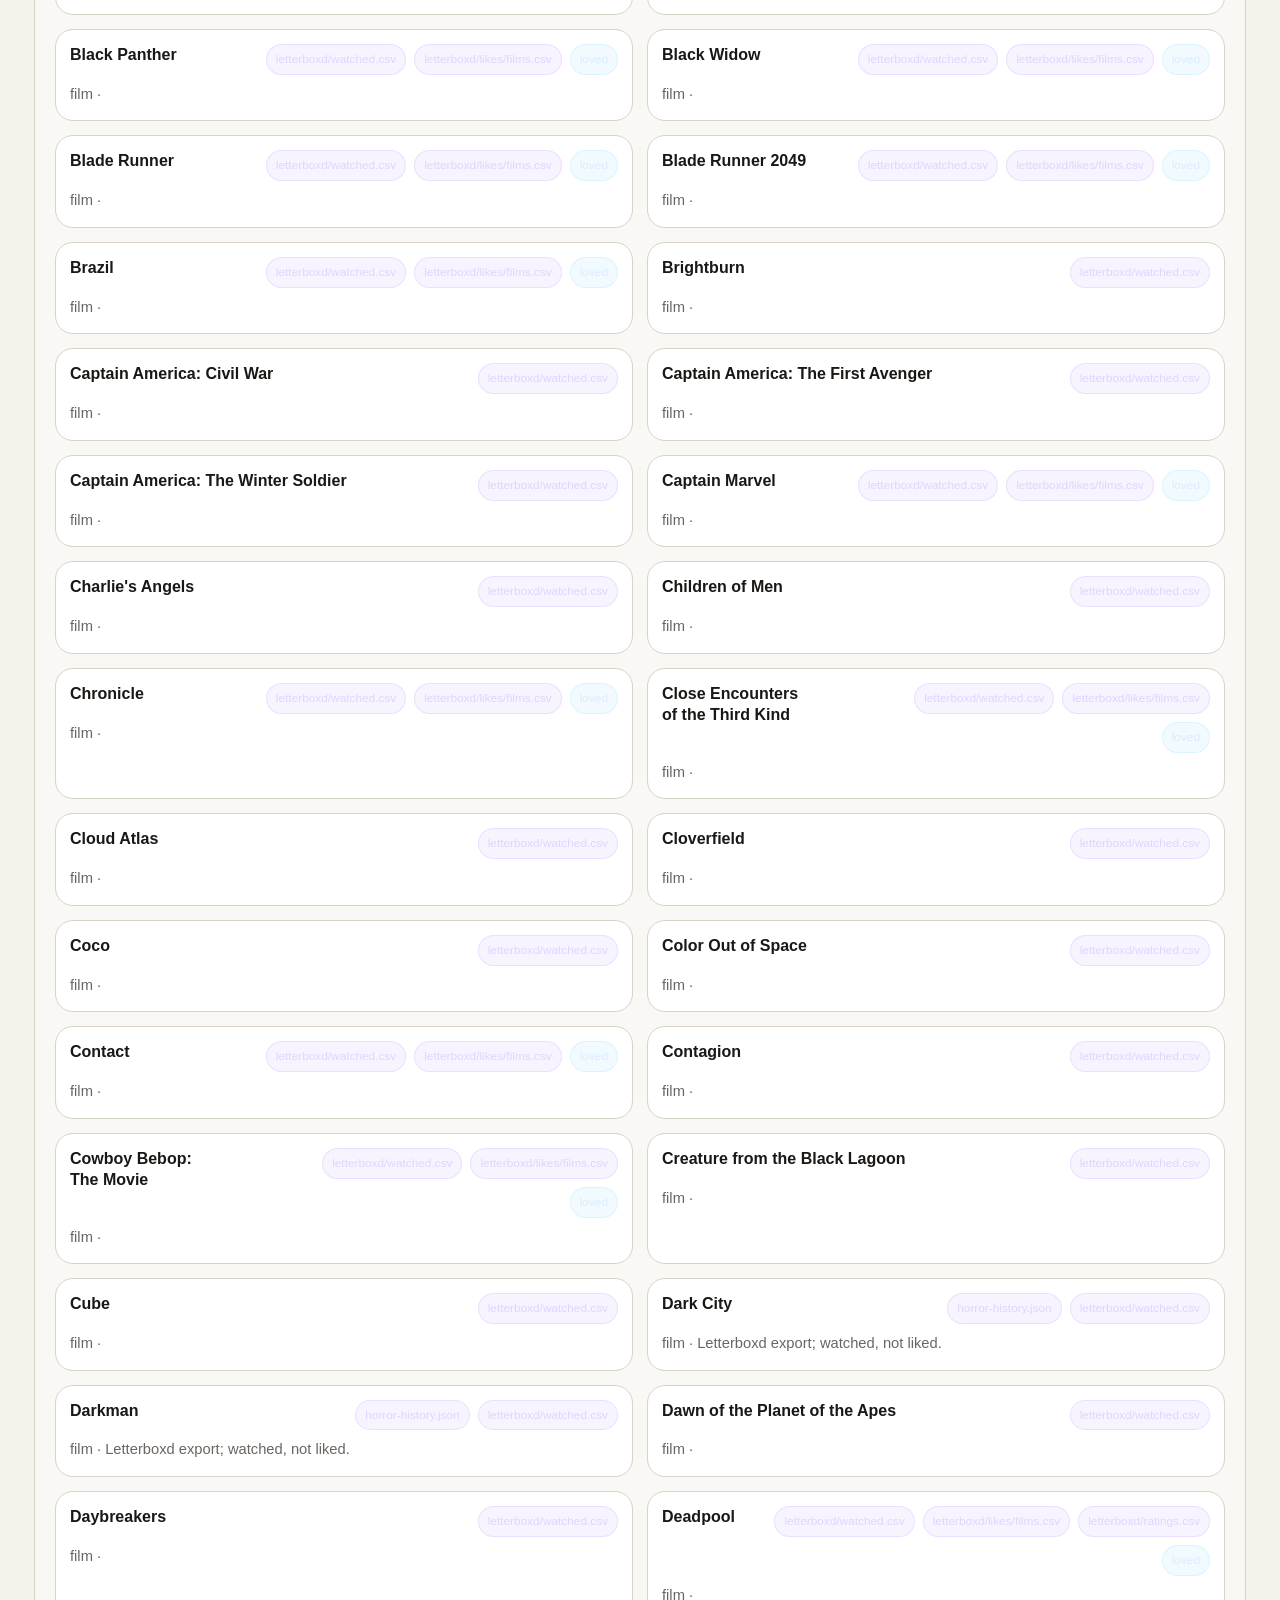
<file: profile/watch-history.html>
<!doctype html>
<html lang='en'>
<head>
  <meta charset='utf-8'>
  <meta name='viewport' content='width=device-width, initial-scale=1'>
  <title>James Burke Watch History</title>
  <link rel="stylesheet" href="../style.css">
  <style>
    .profile-shell { max-width: 1260px; margin: 0 auto; padding: 24px; }
    .profile-hero { margin-bottom: 20px; }
    .profile-actions { display:flex; gap:10px; flex-wrap:wrap; margin-top:18px; }
    .profile-buckets { display:grid; gap:20px; margin-top:20px; }
    .bucket { background: var(--color-surface); border: 1px solid var(--color-divider); border-radius: 24px; padding: 20px; }
    .bucket-head { display:flex; justify-content:space-between; gap:12px; align-items:baseline; margin-bottom:16px; }
    .bucket-head h2 { margin:0; font-size:1.1rem; }
    .bucket-head span { color: var(--color-text-muted); font-size:.9rem; }
    .grid { display:grid; grid-template-columns: repeat(2, minmax(0,1fr)); gap: 14px; }
    .show-card { border:1px solid var(--color-divider); border-radius:18px; padding:14px; background: var(--color-surface-2); }
    .show-top { display:flex; justify-content:space-between; gap:12px; align-items:flex-start; }
    .show-card h3 { margin:0; font-size:1rem; line-height:1.35; }
    .badges { display:flex; gap:8px; flex-wrap:wrap; justify-content:flex-end; }
    .badge { display:inline-flex; padding:5px 9px; border-radius:999px; border:1px solid var(--color-divider); font-size:.74rem; color: var(--color-text-muted); }
    .badge.maggie { color: #fee2e2; background: rgba(252,165,165,.14); border-color: rgba(252,165,165,.26); }
    .badge.verdict { color: #dbeafe; background: rgba(139,216,255,.12); border-color: rgba(139,216,255,.22); }
    .badge.source { color: #ddd6fe; background: rgba(184,156,255,.12); border-color: rgba(184,156,255,.22); }
    .meta { color: var(--color-text-muted); margin-top: 8px; font-size: .92rem; }
    @media (max-width: 820px) { .grid { grid-template-columns: 1fr; } .show-top { flex-direction:column; } .badges { justify-content:flex-start; } }
  </style>
</head>
<body>
  <div class='profile-shell'>
    <section class='briefing-lede profile-hero'>
      <div class='lede-inner'>
        <div class='lede-text'>
          <div class='lede-kicker'>Profile · watch history</div>
          <p class='lede-summary'>A redesign-aligned watch history, built from your show exports plus added watches and Maggie overlaps.</p>
          <div class='profile-actions'>
            <a class='btn-ghost' href='../'>Back to briefing</a>
            <a class='btn-ghost' href='horror.html'>Horror memory</a>
          </div>
        </div>
        <div class='lede-stats'>
          <div class='stat-item'><span class='stat-label'>Tracked watched shows</span><span class='stat-value'>745</span></div>
          <div class='stat-item'><span class='stat-label'>Maggie-shared flags</span><span class='stat-value'>0</span></div>
          <div class='stat-item'><span class='stat-label'>Updated</span><span class='stat-value updated'>2026-04-13T03:27:45Z</span></div>
        </div>
      </div>
    </section>
    <div class='profile-buckets'>
      
        <section class='bucket'>
          <div class='bucket-head'>
            <h2>Television</h2>
            <span>374 titles</span>
          </div>
          <div class='grid'>
            
        <article class='show-card'>
          <div class='show-top'>
            <h3>11.22.63</h3>
            <div class='badges'><span class="badge source">shows.json</span></div>
          </div>
          <div class='meta'>tv · watched 8/8</div>
        </article>
        
        <article class='show-card'>
          <div class='show-top'>
            <h3>12 Monkeys</h3>
            <div class='badges'><span class="badge source">shows.json</span></div>
          </div>
          <div class='meta'>tv · watched 12/47</div>
        </article>
        
        <article class='show-card'>
          <div class='show-top'>
            <h3>1899</h3>
            <div class='badges'><span class="badge source">shows.json</span></div>
          </div>
          <div class='meta'>tv · watched 8/8</div>
        </article>
        
        <article class='show-card'>
          <div class='show-top'>
            <h3>24</h3>
            <div class='badges'><span class="badge source">shows.json</span><span class="badge source">maggie-watched.json</span></div>
          </div>
          <div class='meta'>tv · watched 204/204</div>
        </article>
        
        <article class='show-card'>
          <div class='show-top'>
            <h3>3 Body Problem</h3>
            <div class='badges'><span class="badge source">shows.json</span><span class="badge source">maggie-watched.json</span></div>
          </div>
          <div class='meta'>tv · watched 8/8</div>
        </article>
        
        <article class='show-card'>
          <div class='show-top'>
            <h3>30 Coins</h3>
            <div class='badges'><span class="badge source">shows.json</span></div>
          </div>
          <div class='meta'>tv · watched 10/16</div>
        </article>
        
        <article class='show-card'>
          <div class='show-top'>
            <h3>A Man on the Inside</h3>
            <div class='badges'><span class="badge source">shows.json</span><span class="badge source">maggie-watched.json</span></div>
          </div>
          <div class='meta'>tv · watched 2/16</div>
        </article>
        
        <article class='show-card'>
          <div class='show-top'>
            <h3>Abbott Elementary</h3>
            <div class='badges'><span class="badge source">shows.json</span></div>
          </div>
          <div class='meta'>tv · watched 52/93</div>
        </article>
        
        <article class='show-card'>
          <div class='show-top'>
            <h3>Absolutely Fabulous</h3>
            <div class='badges'><span class="badge source">shows.json</span><span class="badge source">maggie-watched.json</span></div>
          </div>
          <div class='meta'>tv · watched 9/34</div>
        </article>
        
        <article class='show-card'>
          <div class='show-top'>
            <h3>Adult Swim Infomercials</h3>
            <div class='badges'><span class="badge source">shows.json</span></div>
          </div>
          <div class='meta'>tv · watched 2/47</div>
        </article>
        
        <article class='show-card'>
          <div class='show-top'>
            <h3>After The Flood</h3>
            <div class='badges'><span class="badge source">shows.json</span><span class="badge source">maggie-watched.json</span></div>
          </div>
          <div class='meta'>tv · watched 6/12</div>
        </article>
        
        <article class='show-card'>
          <div class='show-top'>
            <h3>Agatha All Along</h3>
            <div class='badges'><span class="badge source">shows.json</span><span class="badge source">maggie-watched.json</span></div>
          </div>
          <div class='meta'>tv · watched 9/9</div>
        </article>
        
        <article class='show-card'>
          <div class='show-top'>
            <h3>Ahsoka</h3>
            <div class='badges'><span class="badge source">shows.json</span></div>
          </div>
          <div class='meta'>tv · watched 8/8</div>
        </article>
        
        <article class='show-card'>
          <div class='show-top'>
            <h3>Alias</h3>
            <div class='badges'><span class="badge source">shows.json</span></div>
          </div>
          <div class='meta'>tv · watched 105/105</div>
        </article>
        
        <article class='show-card'>
          <div class='show-top'>
            <h3>Alice in Borderland (2020)</h3>
            <div class='badges'><span class="badge source">shows.json</span></div>
          </div>
          <div class='meta'>tv · watched 2/22</div>
        </article>
        
        <article class='show-card'>
          <div class='show-top'>
            <h3>Alien: Earth</h3>
            <div class='badges'><span class="badge source">shows.json</span></div>
          </div>
          <div class='meta'>tv · watched 8/8</div>
        </article>
        
        <article class='show-card'>
          <div class='show-top'>
            <h3>Almost Human</h3>
            <div class='badges'><span class="badge source">shows.json</span></div>
          </div>
          <div class='meta'>tv · watched 13/13</div>
        </article>
        
        <article class='show-card'>
          <div class='show-top'>
            <h3>American Gods</h3>
            <div class='badges'><span class="badge source">shows.json</span></div>
          </div>
          <div class='meta'>tv · watched 8/26</div>
        </article>
        
        <article class='show-card'>
          <div class='show-top'>
            <h3>American Horror Stories</h3>
            <div class='badges'><span class="badge source">shows.json</span><span class="badge source">maggie-watched.json</span><span class="badge source">horror-history.json</span></div>
          </div>
          <div class='meta'>tv · watched 3/24; Shows export; watched 3/24.</div>
        </article>
        
        <article class='show-card'>
          <div class='show-top'>
            <h3>American Horror Story</h3>
            <div class='badges'><span class="badge source">shows.json</span><span class="badge source">maggie-watched.json</span><span class="badge source">horror-history.json</span></div>
          </div>
          <div class='meta'>tv · watched 103/132; Shows export; watched 103/132.</div>
        </article>
        
        <article class='show-card'>
          <div class='show-top'>
            <h3>Amphibia</h3>
            <div class='badges'><span class="badge source">shows.json</span></div>
          </div>
          <div class='meta'>tv · watched 71/106</div>
        </article>
        
        <article class='show-card'>
          <div class='show-top'>
            <h3>Andor</h3>
            <div class='badges'><span class="badge source">shows.json</span><span class="badge source">maggie-watched.json</span></div>
          </div>
          <div class='meta'>tv · watched 24/24</div>
        </article>
        
        <article class='show-card'>
          <div class='show-top'>
            <h3>Angelyne</h3>
            <div class='badges'><span class="badge source">shows.json</span></div>
          </div>
          <div class='meta'>tv · watched 1/5</div>
        </article>
        
        <article class='show-card'>
          <div class='show-top'>
            <h3>Anne Rice's Mayfair Witches</h3>
            <div class='badges'><span class="badge source">shows.json</span></div>
          </div>
          <div class='meta'>tv · watched 8/16</div>
        </article>
        
        <article class='show-card'>
          <div class='show-top'>
            <h3>Another Life</h3>
            <div class='badges'><span class="badge source">shows.json</span></div>
          </div>
          <div class='meta'>tv · watched 10/20</div>
        </article>
        
        <article class='show-card'>
          <div class='show-top'>
            <h3>Arcane</h3>
            <div class='badges'><span class="badge source">shows.json</span></div>
          </div>
          <div class='meta'>tv · watched 18/18</div>
        </article>
        
        <article class='show-card'>
          <div class='show-top'>
            <h3>Archive 81</h3>
            <div class='badges'><span class="badge source">shows.json</span></div>
          </div>
          <div class='meta'>tv · watched 8/8</div>
        </article>
        
        <article class='show-card'>
          <div class='show-top'>
            <h3>Ash vs Evil Dead</h3>
            <div class='badges'><span class="badge source">shows.json</span><span class="badge source">maggie-watched.json</span><span class="badge source">horror-history.json</span></div>
          </div>
          <div class='meta'>tv · watched 3/30; Shows export; watched 3/30.</div>
        </article>
        
        <article class='show-card'>
          <div class='show-top'>
            <h3>Attack on Titan</h3>
            <div class='badges'><span class="badge source">shows.json</span></div>
          </div>
          <div class='meta'>tv · watched 25/89</div>
        </article>
        
        <article class='show-card'>
          <div class='show-top'>
            <h3>Avenue 5</h3>
            <div class='badges'><span class="badge source">shows.json</span></div>
          </div>
          <div class='meta'>tv · watched 2/17</div>
        </article>
        
        <article class='show-card'>
          <div class='show-top'>
            <h3>Battlestar Galactica (2003)</h3>
            <div class='badges'><span class="badge source">shows.json</span></div>
          </div>
          <div class='meta'>tv · watched 73/73</div>
        </article>
        
        <article class='show-card'>
          <div class='show-top'>
            <h3>Battlestar Galactica: Blood &amp; Chrome</h3>
            <div class='badges'><span class="badge source">shows.json</span></div>
          </div>
          <div class='meta'>tv · watched 10/10</div>
        </article>
        
        <article class='show-card'>
          <div class='show-top'>
            <h3>Batwoman</h3>
            <div class='badges'><span class="badge source">shows.json</span></div>
          </div>
          <div class='meta'>tv · watched 13/51</div>
        </article>
        
        <article class='show-card'>
          <div class='show-top'>
            <h3>Better Call Saul</h3>
            <div class='badges'><span class="badge source">shows.json</span></div>
          </div>
          <div class='meta'>tv · watched 63/63</div>
        </article>
        
        <article class='show-card'>
          <div class='show-top'>
            <h3>Black Bird</h3>
            <div class='badges'><span class="badge source">shows.json</span></div>
          </div>
          <div class='meta'>tv · watched 6/6</div>
        </article>
        
        <article class='show-card'>
          <div class='show-top'>
            <h3>Black Doves</h3>
            <div class='badges'><span class="badge source">added-shows.json</span><span class="badge source">maggie-watched.json</span></div>
          </div>
          <div class='meta'>tv · Watched together.</div>
        </article>
        
        <article class='show-card'>
          <div class='show-top'>
            <h3>Black Mirror</h3>
            <div class='badges'><span class="badge source">shows.json</span></div>
          </div>
          <div class='meta'>tv · watched 14/32</div>
        </article>
        
        <article class='show-card'>
          <div class='show-top'>
            <h3>Black Rabbit</h3>
            <div class='badges'><span class="badge source">shows.json</span></div>
          </div>
          <div class='meta'>tv · watched 8/8</div>
        </article>
        
        <article class='show-card'>
          <div class='show-top'>
            <h3>Black Snow</h3>
            <div class='badges'><span class="badge source">shows.json</span></div>
          </div>
          <div class='meta'>tv · watched 6/12</div>
        </article>
        
        <article class='show-card'>
          <div class='show-top'>
            <h3>Blue Lights</h3>
            <div class='badges'><span class="badge source">shows.json</span></div>
          </div>
          <div class='meta'>tv · watched 12/18</div>
        </article>
        
        <article class='show-card'>
          <div class='show-top'>
            <h3>Bodkin</h3>
            <div class='badges'><span class="badge source">shows.json</span></div>
          </div>
          <div class='meta'>tv · watched 7/7</div>
        </article>
        
        <article class='show-card'>
          <div class='show-top'>
            <h3>Bosch</h3>
            <div class='badges'><span class="badge source">shows.json</span><span class="badge source">maggie-watched.json</span></div>
          </div>
          <div class='meta'>tv · watched 68/68</div>
        </article>
        
        <article class='show-card'>
          <div class='show-top'>
            <h3>Boy Swallows Universe</h3>
            <div class='badges'><span class="badge source">shows.json</span></div>
          </div>
          <div class='meta'>tv · watched 1/7</div>
        </article>
        
        <article class='show-card'>
          <div class='show-top'>
            <h3>Breaking Bad</h3>
            <div class='badges'><span class="badge source">shows.json</span><span class="badge source">maggie-watched.json</span></div>
          </div>
          <div class='meta'>tv · watched 62/62</div>
        </article>
        
        <article class='show-card'>
          <div class='show-top'>
            <h3>Broadchurch</h3>
            <div class='badges'><span class="badge source">shows.json</span><span class="badge source">maggie-watched.json</span></div>
          </div>
          <div class='meta'>tv · watched 24/24</div>
        </article>
        
        <article class='show-card'>
          <div class='show-top'>
            <h3>Brooklyn Nine-Nine</h3>
            <div class='badges'><span class="badge source">shows.json</span><span class="badge source">maggie-watched.json</span></div>
          </div>
          <div class='meta'>tv · watched 51/153</div>
        </article>
        
        <article class='show-card'>
          <div class='show-top'>
            <h3>Buffy the Vampire Slayer</h3>
            <div class='badges'><span class="badge source">shows.json</span><span class="badge source">maggie-watched.json</span><span class="badge source">horror-history.json</span></div>
          </div>
          <div class='meta'>tv · watched 144/144; Shows export; watched 144/144.</div>
        </article>
        
        <article class='show-card'>
          <div class='show-top'>
            <h3>Butterfly (2025)</h3>
            <div class='badges'><span class="badge source">shows.json</span></div>
          </div>
          <div class='meta'>tv · watched 1/6</div>
        </article>
        
        <article class='show-card'>
          <div class='show-top'>
            <h3>Caprica</h3>
            <div class='badges'><span class="badge source">shows.json</span></div>
          </div>
          <div class='meta'>tv · watched 18/18</div>
        </article>
        
        <article class='show-card'>
          <div class='show-top'>
            <h3>Castlevania</h3>
            <div class='badges'><span class="badge source">shows.json</span></div>
          </div>
          <div class='meta'>tv · watched 32/32</div>
        </article>
        
        <article class='show-card'>
          <div class='show-top'>
            <h3>Castlevania: Nocturne</h3>
            <div class='badges'><span class="badge source">shows.json</span></div>
          </div>
          <div class='meta'>tv · watched 8/16</div>
        </article>
        
        <article class='show-card'>
          <div class='show-top'>
            <h3>Chernobyl</h3>
            <div class='badges'><span class="badge source">shows.json</span></div>
          </div>
          <div class='meta'>tv · watched 5/5</div>
        </article>
        
        <article class='show-card'>
          <div class='show-top'>
            <h3>Chosen (2022)</h3>
            <div class='badges'><span class="badge source">shows.json</span></div>
          </div>
          <div class='meta'>tv · watched 1/6</div>
        </article>
        
        <article class='show-card'>
          <div class='show-top'>
            <h3>Citadel</h3>
            <div class='badges'><span class="badge source">shows.json</span></div>
          </div>
          <div class='meta'>tv · watched 2/6</div>
        </article>
        
        <article class='show-card'>
          <div class='show-top'>
            <h3>Clarice</h3>
            <div class='badges'><span class="badge source">shows.json</span></div>
          </div>
          <div class='meta'>tv · watched 13/13</div>
        </article>
        
        <article class='show-card'>
          <div class='show-top'>
            <h3>Clickbait</h3>
            <div class='badges'><span class="badge source">shows.json</span></div>
          </div>
          <div class='meta'>tv · watched 8/8</div>
        </article>
        
        <article class='show-card'>
          <div class='show-top'>
            <h3>Cowboy Bebop</h3>
            <div class='badges'><span class="badge source">shows.json</span></div>
          </div>
          <div class='meta'>tv · watched 26/26</div>
        </article>
        
        <article class='show-card'>
          <div class='show-top'>
            <h3>Crime Scene</h3>
            <div class='badges'><span class="badge source">shows.json</span></div>
          </div>
          <div class='meta'>tv · watched 4/13</div>
        </article>
        
        <article class='show-card'>
          <div class='show-top'>
            <h3>Criminal: United Kingdom</h3>
            <div class='badges'><span class="badge source">shows.json</span></div>
          </div>
          <div class='meta'>tv · watched 7/7</div>
        </article>
        
        <article class='show-card'>
          <div class='show-top'>
            <h3>Cunk on Earth</h3>
            <div class='badges'><span class="badge source">shows.json</span></div>
          </div>
          <div class='meta'>tv · watched 1/5</div>
        </article>
        
        <article class='show-card'>
          <div class='show-top'>
            <h3>Cyberpunk: Edgerunners</h3>
            <div class='badges'><span class="badge source">shows.json</span></div>
          </div>
          <div class='meta'>tv · watched 3/20</div>
        </article>
        
        <article class='show-card'>
          <div class='show-top'>
            <h3>Dalgliesh (2021)</h3>
            <div class='badges'><span class="badge source">shows.json</span><span class="badge source">maggie-watched.json</span></div>
          </div>
          <div class='meta'>tv · watched 12/18</div>
        </article>
        
        <article class='show-card'>
          <div class='show-top'>
            <h3>Dark</h3>
            <div class='badges'><span class="badge source">shows.json</span><span class="badge source">maggie-watched.json</span><span class="badge source">horror-history.json</span><span class="badge verdict">loved</span></div>
          </div>
          <div class='meta'>tv · watched 26/26; Shows export; watched 26/26.</div>
        </article>
        
        <article class='show-card'>
          <div class='show-top'>
            <h3>Dark Angel</h3>
            <div class='badges'><span class="badge source">shows.json</span></div>
          </div>
          <div class='meta'>tv · watched 42/42</div>
        </article>
        
        <article class='show-card'>
          <div class='show-top'>
            <h3>Dark Matter</h3>
            <div class='badges'><span class="badge source">shows.json</span></div>
          </div>
          <div class='meta'>tv · watched 39/39</div>
        </article>
        
        <article class='show-card'>
          <div class='show-top'>
            <h3>Dark Winds</h3>
            <div class='badges'><span class="badge source">shows.json</span><span class="badge source">maggie-watched.json</span></div>
          </div>
          <div class='meta'>tv · watched 20/28</div>
        </article>
        
        <article class='show-card'>
          <div class='show-top'>
            <h3>Deadloch</h3>
            <div class='badges'><span class="badge source">shows.json</span><span class="badge source">maggie-watched.json</span></div>
          </div>
          <div class='meta'>tv · watched 8/14</div>
        </article>
        
        <article class='show-card'>
          <div class='show-top'>
            <h3>Deadwind</h3>
            <div class='badges'><span class="badge source">shows.json</span></div>
          </div>
          <div class='meta'>tv · watched 28/28</div>
        </article>
        
        <article class='show-card'>
          <div class='show-top'>
            <h3>Deadwood</h3>
            <div class='badges'><span class="badge source">added-shows.json</span></div>
          </div>
          <div class='meta'>tv · Seen it.</div>
        </article>
        
        <article class='show-card'>
          <div class='show-top'>
            <h3>Department Q</h3>
            <div class='badges'><span class="badge source">maggie-watched.json</span></div>
          </div>
          <div class='meta'>tv · </div>
        </article>
        
        <article class='show-card'>
          <div class='show-top'>
            <h3>Dept. Q</h3>
            <div class='badges'><span class="badge source">shows.json</span></div>
          </div>
          <div class='meta'>tv · watched 9/9</div>
        </article>
        
        <article class='show-card'>
          <div class='show-top'>
            <h3>Derry Girls</h3>
            <div class='badges'><span class="badge source">shows.json</span><span class="badge source">maggie-watched.json</span></div>
          </div>
          <div class='meta'>tv · watched 13/19</div>
        </article>
        
        <article class='show-card'>
          <div class='show-top'>
            <h3>Devil in Ohio</h3>
            <div class='badges'><span class="badge source">shows.json</span></div>
          </div>
          <div class='meta'>tv · watched 1/8</div>
        </article>
        
        <article class='show-card'>
          <div class='show-top'>
            <h3>Devs</h3>
            <div class='badges'><span class="badge source">shows.json</span></div>
          </div>
          <div class='meta'>tv · watched 8/8</div>
        </article>
        
        <article class='show-card'>
          <div class='show-top'>
            <h3>Dexter</h3>
            <div class='badges'><span class="badge source">shows.json</span></div>
          </div>
          <div class='meta'>tv · watched 96/96</div>
        </article>
        
        <article class='show-card'>
          <div class='show-top'>
            <h3>Dexter: New Blood</h3>
            <div class='badges'><span class="badge source">shows.json</span></div>
          </div>
          <div class='meta'>tv · watched 10/10</div>
        </article>
        
        <article class='show-card'>
          <div class='show-top'>
            <h3>Disclaimer</h3>
            <div class='badges'><span class="badge source">shows.json</span></div>
          </div>
          <div class='meta'>tv · watched 7/7</div>
        </article>
        
        <article class='show-card'>
          <div class='show-top'>
            <h3>Doctor Who (2005)</h3>
            <div class='badges'><span class="badge source">shows.json</span></div>
          </div>
          <div class='meta'>tv · watched 153/153; watched 16/16</div>
        </article>
        
        <article class='show-card'>
          <div class='show-top'>
            <h3>Doom Patrol</h3>
            <div class='badges'><span class="badge source">shows.json</span></div>
          </div>
          <div class='meta'>tv · watched 41/46</div>
        </article>
        
        <article class='show-card'>
          <div class='show-top'>
            <h3>Down Cemetery Road</h3>
            <div class='badges'><span class="badge source">shows.json</span><span class="badge source">maggie-watched.json</span></div>
          </div>
          <div class='meta'>tv · watched 8/8</div>
        </article>
        
        <article class='show-card'>
          <div class='show-top'>
            <h3>Dune: Prophecy</h3>
            <div class='badges'><span class="badge source">shows.json</span></div>
          </div>
          <div class='meta'>tv · watched 6/6</div>
        </article>
        
        <article class='show-card'>
          <div class='show-top'>
            <h3>Echo</h3>
            <div class='badges'><span class="badge source">shows.json</span></div>
          </div>
          <div class='meta'>tv · watched 5/5</div>
        </article>
        
        <article class='show-card'>
          <div class='show-top'>
            <h3>Echoes (2022)</h3>
            <div class='badges'><span class="badge source">shows.json</span></div>
          </div>
          <div class='meta'>tv · watched 2/7</div>
        </article>
        
        <article class='show-card'>
          <div class='show-top'>
            <h3>Elementary</h3>
            <div class='badges'><span class="badge source">shows.json</span></div>
          </div>
          <div class='meta'>tv · watched 48/154</div>
        </article>
        
        <article class='show-card'>
          <div class='show-top'>
            <h3>Elize Matsunaga: Once Upon a Crime</h3>
            <div class='badges'><span class="badge source">shows.json</span></div>
          </div>
          <div class='meta'>tv · watched 1/4</div>
        </article>
        
        <article class='show-card'>
          <div class='show-top'>
            <h3>Endeavour</h3>
            <div class='badges'><span class="badge source">shows.json</span></div>
          </div>
          <div class='meta'>tv · watched 35/35</div>
        </article>
        
        <article class='show-card'>
          <div class='show-top'>
            <h3>English Teacher</h3>
            <div class='badges'><span class="badge source">shows.json</span><span class="badge source">maggie-watched.json</span></div>
          </div>
          <div class='meta'>tv · watched 3/18</div>
        </article>
        
        <article class='show-card'>
          <div class='show-top'>
            <h3>Equinox (2020)</h3>
            <div class='badges'><span class="badge source">shows.json</span></div>
          </div>
          <div class='meta'>tv · watched 6/6</div>
        </article>
        
        <article class='show-card'>
          <div class='show-top'>
            <h3>Fall River</h3>
            <div class='badges'><span class="badge source">shows.json</span></div>
          </div>
          <div class='meta'>tv · watched 1/4</div>
        </article>
        
        <article class='show-card'>
          <div class='show-top'>
            <h3>Fallout</h3>
            <div class='badges'><span class="badge source">shows.json</span></div>
          </div>
          <div class='meta'>tv · watched 9/16</div>
        </article>
        
        <article class='show-card'>
          <div class='show-top'>
            <h3>Fargo</h3>
            <div class='badges'><span class="badge source">shows.json</span><span class="badge source">maggie-watched.json</span></div>
          </div>
          <div class='meta'>tv · watched 51/51</div>
        </article>
        
        <article class='show-card'>
          <div class='show-top'>
            <h3>Farscape</h3>
            <div class='badges'><span class="badge source">shows.json</span></div>
          </div>
          <div class='meta'>tv · watched 90/90</div>
        </article>
        
        <article class='show-card'>
          <div class='show-top'>
            <h3>Fear the Walking Dead</h3>
            <div class='badges'><span class="badge source">shows.json</span><span class="badge source">maggie-watched.json</span><span class="badge source">horror-history.json</span></div>
          </div>
          <div class='meta'>tv · watched 86/113; Shows export; watched 86/113.</div>
        </article>
        
        <article class='show-card'>
          <div class='show-top'>
            <h3>Feria: The Darkest Light</h3>
            <div class='badges'><span class="badge source">shows.json</span><span class="badge source">maggie-watched.json</span><span class="badge source">horror-history.json</span></div>
          </div>
          <div class='meta'>tv · watched 8/8; Shows export; watched 8/8.</div>
        </article>
        
        <article class='show-card'>
          <div class='show-top'>
            <h3>Final Space</h3>
            <div class='badges'><span class="badge source">shows.json</span></div>
          </div>
          <div class='meta'>tv · watched 10/36</div>
        </article>
        
        <article class='show-card'>
          <div class='show-top'>
            <h3>Firefly</h3>
            <div class='badges'><span class="badge source">shows.json</span></div>
          </div>
          <div class='meta'>tv · watched 14/14</div>
        </article>
        
        <article class='show-card'>
          <div class='show-top'>
            <h3>Fleabag</h3>
            <div class='badges'><span class="badge source">shows.json</span></div>
          </div>
          <div class='meta'>tv · watched 2/12</div>
        </article>
        
        <article class='show-card'>
          <div class='show-top'>
            <h3>For All Mankind</h3>
            <div class='badges'><span class="badge source">shows.json</span></div>
          </div>
          <div class='meta'>tv · watched 40/50</div>
        </article>
        
        <article class='show-card'>
          <div class='show-top'>
            <h3>Foundation (2021)</h3>
            <div class='badges'><span class="badge source">shows.json</span></div>
          </div>
          <div class='meta'>tv · watched 30/30</div>
        </article>
        
        <article class='show-card'>
          <div class='show-top'>
            <h3>FROM</h3>
            <div class='badges'><span class="badge source">shows.json</span></div>
          </div>
          <div class='meta'>tv · watched 30/40</div>
        </article>
        
        <article class='show-card'>
          <div class='show-top'>
            <h3>Game of Thrones</h3>
            <div class='badges'><span class="badge source">shows.json</span><span class="badge source">maggie-watched.json</span></div>
          </div>
          <div class='meta'>tv · watched 73/73</div>
        </article>
        
        <article class='show-card'>
          <div class='show-top'>
            <h3>GAMERA -Rebirth-</h3>
            <div class='badges'><span class="badge source">shows.json</span></div>
          </div>
          <div class='meta'>tv · watched 1/6</div>
        </article>
        
        <article class='show-card'>
          <div class='show-top'>
            <h3>Ghost in the Shell: Stand Alone Complex</h3>
            <div class='badges'><span class="badge source">shows.json</span></div>
          </div>
          <div class='meta'>tv · watched 76/76</div>
        </article>
        
        <article class='show-card'>
          <div class='show-top'>
            <h3>Goliath</h3>
            <div class='badges'><span class="badge source">shows.json</span><span class="badge source">maggie-watched.json</span></div>
          </div>
          <div class='meta'>tv · watched 27/32</div>
        </article>
        
        <article class='show-card'>
          <div class='show-top'>
            <h3>Gone for Good</h3>
            <div class='badges'><span class="badge source">shows.json</span></div>
          </div>
          <div class='meta'>tv · watched 2/5</div>
        </article>
        
        <article class='show-card'>
          <div class='show-top'>
            <h3>Good Omens</h3>
            <div class='badges'><span class="badge source">shows.json</span><span class="badge source">maggie-watched.json</span></div>
          </div>
          <div class='meta'>tv · watched 12/13</div>
        </article>
        
        <article class='show-card'>
          <div class='show-top'>
            <h3>Great Expectations (2023)</h3>
            <div class='badges'><span class="badge source">shows.json</span><span class="badge source">maggie-watched.json</span></div>
          </div>
          <div class='meta'>tv · watched 6/6</div>
        </article>
        
        <article class='show-card'>
          <div class='show-top'>
            <h3>Guillermo del Toro's Cabinet of Curiosities</h3>
            <div class='badges'><span class="badge source">shows.json</span></div>
          </div>
          <div class='meta'>tv · watched 8/8</div>
        </article>
        
        <article class='show-card'>
          <div class='show-top'>
            <h3>Hacks (2021)</h3>
            <div class='badges'><span class="badge source">shows.json</span></div>
          </div>
          <div class='meta'>tv · watched 37/47</div>
        </article>
        
        <article class='show-card'>
          <div class='show-top'>
            <h3>Halt and Catch Fire</h3>
            <div class='badges'><span class="badge source">shows.json</span></div>
          </div>
          <div class='meta'>tv · watched 40/40</div>
        </article>
        
        <article class='show-card'>
          <div class='show-top'>
            <h3>Hanna</h3>
            <div class='badges'><span class="badge source">shows.json</span></div>
          </div>
          <div class='meta'>tv · watched 9/22</div>
        </article>
        
        <article class='show-card'>
          <div class='show-top'>
            <h3>Hannibal</h3>
            <div class='badges'><span class="badge source">shows.json</span><span class="badge source">horror-history.json</span><span class="badge verdict">loved</span></div>
          </div>
          <div class='meta'>tv · watched 39/39; Shows export; watched 39/39.</div>
        </article>
        
        <article class='show-card'>
          <div class='show-top'>
            <h3>Happy Valley</h3>
            <div class='badges'><span class="badge source">shows.json</span></div>
          </div>
          <div class='meta'>tv · watched 18/18</div>
        </article>
        
        <article class='show-card'>
          <div class='show-top'>
            <h3>Harley Quinn</h3>
            <div class='badges'><span class="badge source">shows.json</span></div>
          </div>
          <div class='meta'>tv · watched 52/57</div>
        </article>
        
        <article class='show-card'>
          <div class='show-top'>
            <h3>Hawkeye (2021)</h3>
            <div class='badges'><span class="badge source">shows.json</span></div>
          </div>
          <div class='meta'>tv · watched 6/6</div>
        </article>
        
        <article class='show-card'>
          <div class='show-top'>
            <h3>Hazbin Hotel</h3>
            <div class='badges'><span class="badge source">shows.json</span></div>
          </div>
          <div class='meta'>tv · watched 16/16</div>
        </article>
        
        <article class='show-card'>
          <div class='show-top'>
            <h3>High Town</h3>
            <div class='badges'><span class="badge source">maggie-watched.json</span></div>
          </div>
          <div class='meta'>tv · </div>
        </article>
        
        <article class='show-card'>
          <div class='show-top'>
            <h3>Hightown</h3>
            <div class='badges'><span class="badge source">shows.json</span></div>
          </div>
          <div class='meta'>tv · watched 18/25</div>
        </article>
        
        <article class='show-card'>
          <div class='show-top'>
            <h3>Hijack</h3>
            <div class='badges'><span class="badge source">shows.json</span></div>
          </div>
          <div class='meta'>tv · watched 4/15</div>
        </article>
        
        <article class='show-card'>
          <div class='show-top'>
            <h3>His Dark Materials</h3>
            <div class='badges'><span class="badge source">shows.json</span></div>
          </div>
          <div class='meta'>tv · watched 15/23</div>
        </article>
        
        <article class='show-card'>
          <div class='show-top'>
            <h3>Homecoming (2018)</h3>
            <div class='badges'><span class="badge source">shows.json</span></div>
          </div>
          <div class='meta'>tv · watched 10/17</div>
        </article>
        
        <article class='show-card'>
          <div class='show-top'>
            <h3>Homeland</h3>
            <div class='badges'><span class="badge source">shows.json</span></div>
          </div>
          <div class='meta'>tv · watched 96/96</div>
        </article>
        
        <article class='show-card'>
          <div class='show-top'>
            <h3>Horrible Histories (2009)</h3>
            <div class='badges'><span class="badge source">shows.json</span></div>
          </div>
          <div class='meta'>tv · watched 1/155</div>
        </article>
        
        <article class='show-card'>
          <div class='show-top'>
            <h3>House</h3>
            <div class='badges'><span class="badge source">shows.json</span><span class="badge source">maggie-watched.json</span></div>
          </div>
          <div class='meta'>tv · watched 176/176</div>
        </article>
        
        <article class='show-card'>
          <div class='show-top'>
            <h3>House of Cards (US)</h3>
            <div class='badges'><span class="badge source">shows.json</span></div>
          </div>
          <div class='meta'>tv · watched 67/73</div>
        </article>
        
        <article class='show-card'>
          <div class='show-top'>
            <h3>House of the Dragon</h3>
            <div class='badges'><span class="badge source">shows.json</span><span class="badge source">added-shows.json</span><span class="badge verdict">loved</span></div>
          </div>
          <div class='meta'>tv · watched 18/18</div>
        </article>
        
        <article class='show-card'>
          <div class='show-top'>
            <h3>I Am Groot</h3>
            <div class='badges'><span class="badge source">shows.json</span></div>
          </div>
          <div class='meta'>tv · watched 1/10</div>
        </article>
        
        <article class='show-card'>
          <div class='show-top'>
            <h3>I Think You Should Leave with Tim Robinson</h3>
            <div class='badges'><span class="badge source">shows.json</span></div>
          </div>
          <div class='meta'>tv · watched 18/18</div>
        </article>
        
        <article class='show-card'>
          <div class='show-top'>
            <h3>Inside Man (2022)</h3>
            <div class='badges'><span class="badge source">shows.json</span><span class="badge source">maggie-watched.json</span></div>
          </div>
          <div class='meta'>tv · watched 4/4</div>
        </article>
        
        <article class='show-card'>
          <div class='show-top'>
            <h3>Inside No. 9</h3>
            <div class='badges'><span class="badge source">shows.json</span></div>
          </div>
          <div class='meta'>tv · watched 4/53</div>
        </article>
        
        <article class='show-card'>
          <div class='show-top'>
            <h3>Interview With The Vampire</h3>
            <div class='badges'><span class="badge source">shows.json</span></div>
          </div>
          <div class='meta'>tv · watched 7/22</div>
        </article>
        
        <article class='show-card'>
          <div class='show-top'>
            <h3>Into the Night</h3>
            <div class='badges'><span class="badge source">shows.json</span></div>
          </div>
          <div class='meta'>tv · watched 7/12</div>
        </article>
        
        <article class='show-card'>
          <div class='show-top'>
            <h3>Invasion (2021)</h3>
            <div class='badges'><span class="badge source">shows.json</span></div>
          </div>
          <div class='meta'>tv · watched 30/30</div>
        </article>
        
        <article class='show-card'>
          <div class='show-top'>
            <h3>Invincible (2021)</h3>
            <div class='badges'><span class="badge source">shows.json</span></div>
          </div>
          <div class='meta'>tv · watched 24/32</div>
        </article>
        
        <article class='show-card'>
          <div class='show-top'>
            <h3>IT: Welcome to Derry</h3>
            <div class='badges'><span class="badge source">shows.json</span><span class="badge source">maggie-watched.json</span><span class="badge source">horror-history.json</span><span class="badge verdict">loved</span></div>
          </div>
          <div class='meta'>tv · watched 8/8; Shows export; watched 8/8.</div>
        </article>
        
        <article class='show-card'>
          <div class='show-top'>
            <h3>Jupiter's Legacy</h3>
            <div class='badges'><span class="badge source">shows.json</span></div>
          </div>
          <div class='meta'>tv · watched 8/8</div>
        </article>
        
        <article class='show-card'>
          <div class='show-top'>
            <h3>Jury Duty</h3>
            <div class='badges'><span class="badge source">shows.json</span><span class="badge source">maggie-watched.json</span></div>
          </div>
          <div class='meta'>tv · watched 5/16</div>
        </article>
        
        <article class='show-card'>
          <div class='show-top'>
            <h3>Justified</h3>
            <div class='badges'><span class="badge source">shows.json</span><span class="badge source">maggie-watched.json</span></div>
          </div>
          <div class='meta'>tv · watched 78/78</div>
        </article>
        
        <article class='show-card'>
          <div class='show-top'>
            <h3>Karen Pirie</h3>
            <div class='badges'><span class="badge source">shows.json</span><span class="badge source">maggie-watched.json</span></div>
          </div>
          <div class='meta'>tv · watched 6/6</div>
        </article>
        
        <article class='show-card'>
          <div class='show-top'>
            <h3>Katla</h3>
            <div class='badges'><span class="badge source">shows.json</span></div>
          </div>
          <div class='meta'>tv · watched 8/8</div>
        </article>
        
        <article class='show-card'>
          <div class='show-top'>
            <h3>Kevin Can F**k Himself</h3>
            <div class='badges'><span class="badge source">shows.json</span></div>
          </div>
          <div class='meta'>tv · watched 9/16</div>
        </article>
        
        <article class='show-card'>
          <div class='show-top'>
            <h3>Killing Eve</h3>
            <div class='badges'><span class="badge source">shows.json</span></div>
          </div>
          <div class='meta'>tv · watched 8/32</div>
        </article>
        
        <article class='show-card'>
          <div class='show-top'>
            <h3>Kindred</h3>
            <div class='badges'><span class="badge source">shows.json</span></div>
          </div>
          <div class='meta'>tv · watched 8/8</div>
        </article>
        
        <article class='show-card'>
          <div class='show-top'>
            <h3>La Brea</h3>
            <div class='badges'><span class="badge source">shows.json</span></div>
          </div>
          <div class='meta'>tv · watched 1/30</div>
        </article>
        
        <article class='show-card'>
          <div class='show-top'>
            <h3>Legion</h3>
            <div class='badges'><span class="badge source">shows.json</span></div>
          </div>
          <div class='meta'>tv · watched 27/27</div>
        </article>
        
        <article class='show-card'>
          <div class='show-top'>
            <h3>Let the Right One In</h3>
            <div class='badges'><span class="badge source">shows.json</span></div>
          </div>
          <div class='meta'>tv · watched 8/10</div>
        </article>
        
        <article class='show-card'>
          <div class='show-top'>
            <h3>Letterkenny</h3>
            <div class='badges'><span class="badge source">shows.json</span><span class="badge source">maggie-watched.json</span></div>
          </div>
          <div class='meta'>tv · watched 2/74</div>
        </article>
        
        <article class='show-card'>
          <div class='show-top'>
            <h3>Line of Duty</h3>
            <div class='badges'><span class="badge source">shows.json</span></div>
          </div>
          <div class='meta'>tv · watched 36/36</div>
        </article>
        
        <article class='show-card'>
          <div class='show-top'>
            <h3>Lisey's Story</h3>
            <div class='badges'><span class="badge source">shows.json</span></div>
          </div>
          <div class='meta'>tv · watched 8/8</div>
        </article>
        
        <article class='show-card'>
          <div class='show-top'>
            <h3>Loki</h3>
            <div class='badges'><span class="badge source">shows.json</span><span class="badge source">maggie-watched.json</span></div>
          </div>
          <div class='meta'>tv · watched 12/12</div>
        </article>
        
        <article class='show-card'>
          <div class='show-top'>
            <h3>Longmire</h3>
            <div class='badges'><span class="badge source">shows.json</span></div>
          </div>
          <div class='meta'>tv · watched 1/63</div>
        </article>
        
        <article class='show-card'>
          <div class='show-top'>
            <h3>Lost</h3>
            <div class='badges'><span class="badge source">shows.json</span><span class="badge source">maggie-watched.json</span></div>
          </div>
          <div class='meta'>tv · watched 120/120</div>
        </article>
        
        <article class='show-card'>
          <div class='show-top'>
            <h3>Lost in Space (2018)</h3>
            <div class='badges'><span class="badge source">shows.json</span><span class="badge source">maggie-watched.json</span></div>
          </div>
          <div class='meta'>tv · watched 28/28</div>
        </article>
        
        <article class='show-card'>
          <div class='show-top'>
            <h3>Love, Death &amp; Robots</h3>
            <div class='badges'><span class="badge source">shows.json</span></div>
          </div>
          <div class='meta'>tv · watched 21/45</div>
        </article>
        
        <article class='show-card'>
          <div class='show-top'>
            <h3>Lovecraft Country</h3>
            <div class='badges'><span class="badge source">shows.json</span></div>
          </div>
          <div class='meta'>tv · watched 10/10</div>
        </article>
        
        <article class='show-card'>
          <div class='show-top'>
            <h3>Lucky Hank</h3>
            <div class='badges'><span class="badge source">shows.json</span><span class="badge source">maggie-watched.json</span></div>
          </div>
          <div class='meta'>tv · watched 8/8</div>
        </article>
        
        <article class='show-card'>
          <div class='show-top'>
            <h3>Ludwig (2024)</h3>
            <div class='badges'><span class="badge source">shows.json</span></div>
          </div>
          <div class='meta'>tv · watched 6/7</div>
        </article>
        
        <article class='show-card'>
          <div class='show-top'>
            <h3>Made For Love</h3>
            <div class='badges'><span class="badge source">shows.json</span></div>
          </div>
          <div class='meta'>tv · watched 8/16</div>
        </article>
        
        <article class='show-card'>
          <div class='show-top'>
            <h3>Maniac (2018)</h3>
            <div class='badges'><span class="badge source">shows.json</span></div>
          </div>
          <div class='meta'>tv · watched 1/10</div>
        </article>
        
        <article class='show-card'>
          <div class='show-top'>
            <h3>Marcella</h3>
            <div class='badges'><span class="badge source">shows.json</span><span class="badge source">maggie-watched.json</span></div>
          </div>
          <div class='meta'>tv · watched 16/24</div>
        </article>
        
        <article class='show-card'>
          <div class='show-top'>
            <h3>Mare of Easttown</h3>
            <div class='badges'><span class="badge source">shows.json</span></div>
          </div>
          <div class='meta'>tv · watched 7/7</div>
        </article>
        
        <article class='show-card'>
          <div class='show-top'>
            <h3>Marianne</h3>
            <div class='badges'><span class="badge source">shows.json</span></div>
          </div>
          <div class='meta'>tv · watched 1/8</div>
        </article>
        
        <article class='show-card'>
          <div class='show-top'>
            <h3>Marvel's Agent Carter</h3>
            <div class='badges'><span class="badge source">shows.json</span></div>
          </div>
          <div class='meta'>tv · watched 18/18</div>
        </article>
        
        <article class='show-card'>
          <div class='show-top'>
            <h3>Marvel's Agents of S.H.I.E.L.D.</h3>
            <div class='badges'><span class="badge source">shows.json</span></div>
          </div>
          <div class='meta'>tv · watched 110/136</div>
        </article>
        
        <article class='show-card'>
          <div class='show-top'>
            <h3>Marvel's Cloak &amp; Dagger</h3>
            <div class='badges'><span class="badge source">shows.json</span></div>
          </div>
          <div class='meta'>tv · watched 20/20</div>
        </article>
        
        <article class='show-card'>
          <div class='show-top'>
            <h3>Marvel's Daredevil</h3>
            <div class='badges'><span class="badge source">shows.json</span></div>
          </div>
          <div class='meta'>tv · watched 39/39</div>
        </article>
        
        <article class='show-card'>
          <div class='show-top'>
            <h3>Marvel's Iron Fist</h3>
            <div class='badges'><span class="badge source">shows.json</span></div>
          </div>
          <div class='meta'>tv · watched 23/23</div>
        </article>
        
        <article class='show-card'>
          <div class='show-top'>
            <h3>Marvel's Jessica Jones</h3>
            <div class='badges'><span class="badge source">shows.json</span></div>
          </div>
          <div class='meta'>tv · watched 39/39</div>
        </article>
        
        <article class='show-card'>
          <div class='show-top'>
            <h3>Marvel's The Defenders</h3>
            <div class='badges'><span class="badge source">shows.json</span></div>
          </div>
          <div class='meta'>tv · watched 8/8</div>
        </article>
        
        <article class='show-card'>
          <div class='show-top'>
            <h3>Marvel's The Punisher</h3>
            <div class='badges'><span class="badge source">shows.json</span></div>
          </div>
          <div class='meta'>tv · watched 26/26</div>
        </article>
        
        <article class='show-card'>
          <div class='show-top'>
            <h3>Matlock (2024)</h3>
            <div class='badges'><span class="badge source">shows.json</span><span class="badge source">maggie-watched.json</span></div>
          </div>
          <div class='meta'>tv · watched 19/35</div>
        </article>
        
        <article class='show-card'>
          <div class='show-top'>
            <h3>Mayor of Kingstown</h3>
            <div class='badges'><span class="badge source">shows.json</span><span class="badge source">maggie-watched.json</span></div>
          </div>
          <div class='meta'>tv · watched 1/40</div>
        </article>
        
        <article class='show-card'>
          <div class='show-top'>
            <h3>Midnight Mass</h3>
            <div class='badges'><span class="badge source">shows.json</span><span class="badge source">maggie-watched.json</span></div>
          </div>
          <div class='meta'>tv · watched 7/7</div>
        </article>
        
        <article class='show-card'>
          <div class='show-top'>
            <h3>Monarch: Legacy of Monsters</h3>
            <div class='badges'><span class="badge source">shows.json</span></div>
          </div>
          <div class='meta'>tv · watched 10/20</div>
        </article>
        
        <article class='show-card'>
          <div class='show-top'>
            <h3>Money Heist</h3>
            <div class='badges'><span class="badge source">shows.json</span></div>
          </div>
          <div class='meta'>tv · watched 9/41</div>
        </article>
        
        <article class='show-card'>
          <div class='show-top'>
            <h3>Moon Knight</h3>
            <div class='badges'><span class="badge source">shows.json</span></div>
          </div>
          <div class='meta'>tv · watched 6/6</div>
        </article>
        
        <article class='show-card'>
          <div class='show-top'>
            <h3>Motherland</h3>
            <div class='badges'><span class="badge source">shows.json</span><span class="badge source">maggie-watched.json</span></div>
          </div>
          <div class='meta'>tv · watched 12/17</div>
        </article>
        
        <article class='show-card'>
          <div class='show-top'>
            <h3>Motherland: Fort Salem</h3>
            <div class='badges'><span class="badge source">shows.json</span></div>
          </div>
          <div class='meta'>tv · watched 30/30</div>
        </article>
        
        <article class='show-card'>
          <div class='show-top'>
            <h3>Mr. &amp; Mrs. Smith (2024)</h3>
            <div class='badges'><span class="badge source">shows.json</span></div>
          </div>
          <div class='meta'>tv · watched 8/8</div>
        </article>
        
        <article class='show-card'>
          <div class='show-top'>
            <h3>Mr. Mercedes</h3>
            <div class='badges'><span class="badge source">shows.json</span></div>
          </div>
          <div class='meta'>tv · watched 21/30</div>
        </article>
        
        <article class='show-card'>
          <div class='show-top'>
            <h3>Mr. Robot</h3>
            <div class='badges'><span class="badge source">shows.json</span></div>
          </div>
          <div class='meta'>tv · watched 22/45</div>
        </article>
        
        <article class='show-card'>
          <div class='show-top'>
            <h3>Ms. Marvel</h3>
            <div class='badges'><span class="badge source">shows.json</span></div>
          </div>
          <div class='meta'>tv · watched 6/6</div>
        </article>
        
        <article class='show-card'>
          <div class='show-top'>
            <h3>Murderbot</h3>
            <div class='badges'><span class="badge source">shows.json</span><span class="badge source">maggie-watched.json</span></div>
          </div>
          <div class='meta'>tv · watched 10/10</div>
        </article>
        
        <article class='show-card'>
          <div class='show-top'>
            <h3>Murderville</h3>
            <div class='badges'><span class="badge source">shows.json</span></div>
          </div>
          <div class='meta'>tv · watched 6/6</div>
        </article>
        
        <article class='show-card'>
          <div class='show-top'>
            <h3>Mystery Road</h3>
            <div class='badges'><span class="badge source">shows.json</span></div>
          </div>
          <div class='meta'>tv · watched 6/12</div>
        </article>
        
        <article class='show-card'>
          <div class='show-top'>
            <h3>Narcos</h3>
            <div class='badges'><span class="badge source">shows.json</span><span class="badge source">maggie-watched.json</span></div>
          </div>
          <div class='meta'>tv · watched 30/30</div>
        </article>
        
        <article class='show-card'>
          <div class='show-top'>
            <h3>Narcos: Mexico</h3>
            <div class='badges'><span class="badge source">shows.json</span><span class="badge source">maggie-watched.json</span></div>
          </div>
          <div class='meta'>tv · watched 20/30</div>
        </article>
        
        <article class='show-card'>
          <div class='show-top'>
            <h3>Nathan for You</h3>
            <div class='badges'><span class="badge source">shows.json</span></div>
          </div>
          <div class='meta'>tv · watched 1/31</div>
        </article>
        
        <article class='show-card'>
          <div class='show-top'>
            <h3>Night Sky</h3>
            <div class='badges'><span class="badge source">shows.json</span></div>
          </div>
          <div class='meta'>tv · watched 8/8</div>
        </article>
        
        <article class='show-card'>
          <div class='show-top'>
            <h3>Nightflyers</h3>
            <div class='badges'><span class="badge source">shows.json</span></div>
          </div>
          <div class='meta'>tv · watched 10/10</div>
        </article>
        
        <article class='show-card'>
          <div class='show-top'>
            <h3>Nine Perfect Strangers</h3>
            <div class='badges'><span class="badge source">shows.json</span><span class="badge source">maggie-watched.json</span></div>
          </div>
          <div class='meta'>tv · watched 8/16</div>
        </article>
        
        <article class='show-card'>
          <div class='show-top'>
            <h3>NOS4A2</h3>
            <div class='badges'><span class="badge source">shows.json</span></div>
          </div>
          <div class='meta'>tv · watched 20/20</div>
        </article>
        
        <article class='show-card'>
          <div class='show-top'>
            <h3>Oats Studios</h3>
            <div class='badges'><span class="badge source">shows.json</span></div>
          </div>
          <div class='meta'>tv · watched 19/19</div>
        </article>
        
        <article class='show-card'>
          <div class='show-top'>
            <h3>Obi-Wan Kenobi</h3>
            <div class='badges'><span class="badge source">shows.json</span><span class="badge source">maggie-watched.json</span></div>
          </div>
          <div class='meta'>tv · watched 6/6</div>
        </article>
        
        <article class='show-card'>
          <div class='show-top'>
            <h3>ONE PIECE (2023)</h3>
            <div class='badges'><span class="badge source">shows.json</span></div>
          </div>
          <div class='meta'>tv · watched 16/16</div>
        </article>
        
        <article class='show-card'>
          <div class='show-top'>
            <h3>Only Murders in the Building</h3>
            <div class='badges'><span class="badge source">shows.json</span><span class="badge source">maggie-watched.json</span></div>
          </div>
          <div class='meta'>tv · watched 22/50</div>
        </article>
        
        <article class='show-card'>
          <div class='show-top'>
            <h3>Orphan Black</h3>
            <div class='badges'><span class="badge source">shows.json</span></div>
          </div>
          <div class='meta'>tv · watched 50/50</div>
        </article>
        
        <article class='show-card'>
          <div class='show-top'>
            <h3>Our Flag Means Death</h3>
            <div class='badges'><span class="badge source">shows.json</span><span class="badge source">maggie-watched.json</span></div>
          </div>
          <div class='meta'>tv · watched 11/18</div>
        </article>
        
        <article class='show-card'>
          <div class='show-top'>
            <h3>Outer Range</h3>
            <div class='badges'><span class="badge source">shows.json</span></div>
          </div>
          <div class='meta'>tv · watched 15/15</div>
        </article>
        
        <article class='show-card'>
          <div class='show-top'>
            <h3>Ozark</h3>
            <div class='badges'><span class="badge source">shows.json</span><span class="badge source">maggie-watched.json</span></div>
          </div>
          <div class='meta'>tv · watched 44/44</div>
        </article>
        
          </div>
        </section>
        
        <section class='bucket'>
          <div class='bucket-head'>
            <h2>Films</h2>
            <span>371 titles</span>
          </div>
          <div class='grid'>
            
        <article class='show-card'>
          <div class='show-top'>
            <h3>10 Cloverfield Lane</h3>
            <div class='badges'><span class="badge source">letterboxd/watched.csv</span><span class="badge source">letterboxd/likes/films.csv</span><span class="badge verdict">loved</span></div>
          </div>
          <div class='meta'>film · </div>
        </article>
        
        <article class='show-card'>
          <div class='show-top'>
            <h3>2001: A Space Odyssey</h3>
            <div class='badges'><span class="badge source">letterboxd/watched.csv</span><span class="badge source">letterboxd/likes/films.csv</span><span class="badge verdict">loved</span></div>
          </div>
          <div class='meta'>film · </div>
        </article>
        
        <article class='show-card'>
          <div class='show-top'>
            <h3>2012</h3>
            <div class='badges'><span class="badge source">letterboxd/watched.csv</span></div>
          </div>
          <div class='meta'>film · </div>
        </article>
        
        <article class='show-card'>
          <div class='show-top'>
            <h3>2046</h3>
            <div class='badges'><span class="badge source">letterboxd/watched.csv</span></div>
          </div>
          <div class='meta'>film · </div>
        </article>
        
        <article class='show-card'>
          <div class='show-top'>
            <h3>28 Days Later</h3>
            <div class='badges'><span class="badge source">letterboxd/watched.csv</span><span class="badge source">letterboxd/likes/films.csv</span><span class="badge verdict">loved</span></div>
          </div>
          <div class='meta'>film · </div>
        </article>
        
        <article class='show-card'>
          <div class='show-top'>
            <h3>28 Weeks Later</h3>
            <div class='badges'><span class="badge source">letterboxd/watched.csv</span></div>
          </div>
          <div class='meta'>film · </div>
        </article>
        
        <article class='show-card'>
          <div class='show-top'>
            <h3>A Clockwork Orange</h3>
            <div class='badges'><span class="badge source">letterboxd/watched.csv</span></div>
          </div>
          <div class='meta'>film · </div>
        </article>
        
        <article class='show-card'>
          <div class='show-top'>
            <h3>A Grand Day Out</h3>
            <div class='badges'><span class="badge source">letterboxd/watched.csv</span></div>
          </div>
          <div class='meta'>film · </div>
        </article>
        
        <article class='show-card'>
          <div class='show-top'>
            <h3>A Quiet Place</h3>
            <div class='badges'><span class="badge source">letterboxd/watched.csv</span><span class="badge source">letterboxd/likes/films.csv</span><span class="badge verdict">loved</span></div>
          </div>
          <div class='meta'>film · </div>
        </article>
        
        <article class='show-card'>
          <div class='show-top'>
            <h3>A Quiet Place Part II</h3>
            <div class='badges'><span class="badge source">letterboxd/watched.csv</span><span class="badge source">letterboxd/likes/films.csv</span><span class="badge verdict">loved</span></div>
          </div>
          <div class='meta'>film · </div>
        </article>
        
        <article class='show-card'>
          <div class='show-top'>
            <h3>A Trip to the Moon</h3>
            <div class='badges'><span class="badge source">letterboxd/watched.csv</span></div>
          </div>
          <div class='meta'>film · </div>
        </article>
        
        <article class='show-card'>
          <div class='show-top'>
            <h3>A.I. Artificial Intelligence</h3>
            <div class='badges'><span class="badge source">letterboxd/watched.csv</span></div>
          </div>
          <div class='meta'>film · </div>
        </article>
        
        <article class='show-card'>
          <div class='show-top'>
            <h3>Ad Astra</h3>
            <div class='badges'><span class="badge source">letterboxd/watched.csv</span></div>
          </div>
          <div class='meta'>film · </div>
        </article>
        
        <article class='show-card'>
          <div class='show-top'>
            <h3>After Earth</h3>
            <div class='badges'><span class="badge source">letterboxd/watched.csv</span></div>
          </div>
          <div class='meta'>film · </div>
        </article>
        
        <article class='show-card'>
          <div class='show-top'>
            <h3>Akira</h3>
            <div class='badges'><span class="badge source">letterboxd/watched.csv</span><span class="badge source">letterboxd/likes/films.csv</span><span class="badge verdict">loved</span></div>
          </div>
          <div class='meta'>film · </div>
        </article>
        
        <article class='show-card'>
          <div class='show-top'>
            <h3>Alien</h3>
            <div class='badges'><span class="badge source">horror-history.json</span><span class="badge source">letterboxd/watched.csv</span><span class="badge source">letterboxd/likes/films.csv</span><span class="badge source">letterboxd/ratings.csv</span><span class="badge verdict">loved</span></div>
          </div>
          <div class='meta'>film · Letterboxd export; liked.</div>
        </article>
        
        <article class='show-card'>
          <div class='show-top'>
            <h3>Alien Resurrection</h3>
            <div class='badges'><span class="badge source">horror-history.json</span><span class="badge source">letterboxd/watched.csv</span></div>
          </div>
          <div class='meta'>film · Letterboxd export; watched, not liked.</div>
        </article>
        
        <article class='show-card'>
          <div class='show-top'>
            <h3>Alien: Covenant</h3>
            <div class='badges'><span class="badge source">horror-history.json</span><span class="badge source">letterboxd/watched.csv</span><span class="badge source">letterboxd/likes/films.csv</span><span class="badge verdict">loved</span></div>
          </div>
          <div class='meta'>film · Letterboxd export; liked.</div>
        </article>
        
        <article class='show-card'>
          <div class='show-top'>
            <h3>Aliens</h3>
            <div class='badges'><span class="badge source">horror-history.json</span><span class="badge source">letterboxd/watched.csv</span><span class="badge source">letterboxd/likes/films.csv</span><span class="badge source">letterboxd/ratings.csv</span><span class="badge verdict">loved</span></div>
          </div>
          <div class='meta'>film · Letterboxd export; liked.</div>
        </article>
        
        <article class='show-card'>
          <div class='show-top'>
            <h3>Aliens vs Predator: Requiem</h3>
            <div class='badges'><span class="badge source">horror-history.json</span><span class="badge source">letterboxd/watched.csv</span></div>
          </div>
          <div class='meta'>film · Letterboxd export; watched, not liked.</div>
        </article>
        
        <article class='show-card'>
          <div class='show-top'>
            <h3>Alien³</h3>
            <div class='badges'><span class="badge source">horror-history.json</span><span class="badge source">letterboxd/watched.csv</span></div>
          </div>
          <div class='meta'>film · Letterboxd export; watched, not liked.</div>
        </article>
        
        <article class='show-card'>
          <div class='show-top'>
            <h3>Alita: Battle Angel</h3>
            <div class='badges'><span class="badge source">letterboxd/watched.csv</span><span class="badge source">letterboxd/likes/films.csv</span><span class="badge verdict">loved</span></div>
          </div>
          <div class='meta'>film · </div>
        </article>
        
        <article class='show-card'>
          <div class='show-top'>
            <h3>Altered States</h3>
            <div class='badges'><span class="badge source">letterboxd/watched.csv</span><span class="badge source">letterboxd/likes/films.csv</span><span class="badge verdict">loved</span></div>
          </div>
          <div class='meta'>film · </div>
        </article>
        
        <article class='show-card'>
          <div class='show-top'>
            <h3>American Hustle</h3>
            <div class='badges'><span class="badge source">letterboxd/watched.csv</span><span class="badge source">letterboxd/likes/films.csv</span><span class="badge source">letterboxd/ratings.csv</span><span class="badge verdict">loved</span></div>
          </div>
          <div class='meta'>film · </div>
        </article>
        
        <article class='show-card'>
          <div class='show-top'>
            <h3>Annihilation</h3>
            <div class='badges'><span class="badge source">horror-history.json</span><span class="badge source">letterboxd/watched.csv</span><span class="badge source">letterboxd/likes/films.csv</span><span class="badge verdict">loved</span></div>
          </div>
          <div class='meta'>film · Letterboxd export; liked.</div>
        </article>
        
        <article class='show-card'>
          <div class='show-top'>
            <h3>Another Earth</h3>
            <div class='badges'><span class="badge source">letterboxd/watched.csv</span></div>
          </div>
          <div class='meta'>film · </div>
        </article>
        
        <article class='show-card'>
          <div class='show-top'>
            <h3>Ant-Man</h3>
            <div class='badges'><span class="badge source">letterboxd/watched.csv</span><span class="badge source">letterboxd/likes/films.csv</span><span class="badge verdict">loved</span></div>
          </div>
          <div class='meta'>film · </div>
        </article>
        
        <article class='show-card'>
          <div class='show-top'>
            <h3>Ant-Man and the Wasp</h3>
            <div class='badges'><span class="badge source">letterboxd/watched.csv</span></div>
          </div>
          <div class='meta'>film · </div>
        </article>
        
        <article class='show-card'>
          <div class='show-top'>
            <h3>Armageddon</h3>
            <div class='badges'><span class="badge source">letterboxd/watched.csv</span></div>
          </div>
          <div class='meta'>film · </div>
        </article>
        
        <article class='show-card'>
          <div class='show-top'>
            <h3>Arrival</h3>
            <div class='badges'><span class="badge source">letterboxd/watched.csv</span><span class="badge source">letterboxd/likes/films.csv</span><span class="badge verdict">loved</span></div>
          </div>
          <div class='meta'>film · </div>
        </article>
        
        <article class='show-card'>
          <div class='show-top'>
            <h3>Atlantis: The Lost Empire</h3>
            <div class='badges'><span class="badge source">letterboxd/watched.csv</span></div>
          </div>
          <div class='meta'>film · </div>
        </article>
        
        <article class='show-card'>
          <div class='show-top'>
            <h3>Attack the Block</h3>
            <div class='badges'><span class="badge source">letterboxd/watched.csv</span><span class="badge source">letterboxd/likes/films.csv</span><span class="badge verdict">loved</span></div>
          </div>
          <div class='meta'>film · </div>
        </article>
        
        <article class='show-card'>
          <div class='show-top'>
            <h3>Austin Powers in Goldmember</h3>
            <div class='badges'><span class="badge source">letterboxd/watched.csv</span><span class="badge source">letterboxd/likes/films.csv</span><span class="badge verdict">loved</span></div>
          </div>
          <div class='meta'>film · </div>
        </article>
        
        <article class='show-card'>
          <div class='show-top'>
            <h3>Austin Powers: International Man of Mystery</h3>
            <div class='badges'><span class="badge source">letterboxd/watched.csv</span><span class="badge source">letterboxd/likes/films.csv</span><span class="badge verdict">loved</span></div>
          </div>
          <div class='meta'>film · </div>
        </article>
        
        <article class='show-card'>
          <div class='show-top'>
            <h3>Austin Powers: The Spy Who Shagged Me</h3>
            <div class='badges'><span class="badge source">letterboxd/watched.csv</span></div>
          </div>
          <div class='meta'>film · </div>
        </article>
        
        <article class='show-card'>
          <div class='show-top'>
            <h3>Avatar</h3>
            <div class='badges'><span class="badge source">letterboxd/watched.csv</span></div>
          </div>
          <div class='meta'>film · </div>
        </article>
        
        <article class='show-card'>
          <div class='show-top'>
            <h3>Avengers: Age of Ultron</h3>
            <div class='badges'><span class="badge source">letterboxd/watched.csv</span></div>
          </div>
          <div class='meta'>film · </div>
        </article>
        
        <article class='show-card'>
          <div class='show-top'>
            <h3>Avengers: Endgame</h3>
            <div class='badges'><span class="badge source">letterboxd/watched.csv</span><span class="badge source">letterboxd/likes/films.csv</span><span class="badge verdict">loved</span></div>
          </div>
          <div class='meta'>film · </div>
        </article>
        
        <article class='show-card'>
          <div class='show-top'>
            <h3>Avengers: Infinity War</h3>
            <div class='badges'><span class="badge source">letterboxd/watched.csv</span><span class="badge source">letterboxd/likes/films.csv</span><span class="badge verdict">loved</span></div>
          </div>
          <div class='meta'>film · </div>
        </article>
        
        <article class='show-card'>
          <div class='show-top'>
            <h3>AVP: Alien vs. Predator</h3>
            <div class='badges'><span class="badge source">horror-history.json</span><span class="badge source">letterboxd/watched.csv</span></div>
          </div>
          <div class='meta'>film · Letterboxd export; watched, not liked.</div>
        </article>
        
        <article class='show-card'>
          <div class='show-top'>
            <h3>Back to the Future</h3>
            <div class='badges'><span class="badge source">letterboxd/watched.csv</span><span class="badge source">letterboxd/likes/films.csv</span><span class="badge verdict">loved</span></div>
          </div>
          <div class='meta'>film · </div>
        </article>
        
        <article class='show-card'>
          <div class='show-top'>
            <h3>Back to the Future Part II</h3>
            <div class='badges'><span class="badge source">letterboxd/watched.csv</span><span class="badge source">letterboxd/likes/films.csv</span><span class="badge verdict">loved</span></div>
          </div>
          <div class='meta'>film · </div>
        </article>
        
        <article class='show-card'>
          <div class='show-top'>
            <h3>Back to the Future Part III</h3>
            <div class='badges'><span class="badge source">letterboxd/watched.csv</span></div>
          </div>
          <div class='meta'>film · </div>
        </article>
        
        <article class='show-card'>
          <div class='show-top'>
            <h3>Barbarella</h3>
            <div class='badges'><span class="badge source">letterboxd/watched.csv</span></div>
          </div>
          <div class='meta'>film · </div>
        </article>
        
        <article class='show-card'>
          <div class='show-top'>
            <h3>Batman &amp; Robin</h3>
            <div class='badges'><span class="badge source">letterboxd/watched.csv</span></div>
          </div>
          <div class='meta'>film · </div>
        </article>
        
        <article class='show-card'>
          <div class='show-top'>
            <h3>Batman: Under the Red Hood</h3>
            <div class='badges'><span class="badge source">letterboxd/watched.csv</span><span class="badge source">letterboxd/likes/films.csv</span><span class="badge verdict">loved</span></div>
          </div>
          <div class='meta'>film · </div>
        </article>
        
        <article class='show-card'>
          <div class='show-top'>
            <h3>Battle: Los Angeles</h3>
            <div class='badges'><span class="badge source">letterboxd/watched.csv</span></div>
          </div>
          <div class='meta'>film · </div>
        </article>
        
        <article class='show-card'>
          <div class='show-top'>
            <h3>Beyond the Black Rainbow</h3>
            <div class='badges'><span class="badge source">letterboxd/watched.csv</span></div>
          </div>
          <div class='meta'>film · </div>
        </article>
        
        <article class='show-card'>
          <div class='show-top'>
            <h3>Bicentennial Man</h3>
            <div class='badges'><span class="badge source">letterboxd/watched.csv</span></div>
          </div>
          <div class='meta'>film · </div>
        </article>
        
        <article class='show-card'>
          <div class='show-top'>
            <h3>Bill &amp; Ted's Excellent Adventure</h3>
            <div class='badges'><span class="badge source">letterboxd/watched.csv</span></div>
          </div>
          <div class='meta'>film · </div>
        </article>
        
        <article class='show-card'>
          <div class='show-top'>
            <h3>Bird Box</h3>
            <div class='badges'><span class="badge source">letterboxd/watched.csv</span><span class="badge source">letterboxd/likes/films.csv</span><span class="badge verdict">loved</span></div>
          </div>
          <div class='meta'>film · </div>
        </article>
        
        <article class='show-card'>
          <div class='show-top'>
            <h3>Black Mirror: Bandersnatch</h3>
            <div class='badges'><span class="badge source">letterboxd/watched.csv</span></div>
          </div>
          <div class='meta'>film · </div>
        </article>
        
        <article class='show-card'>
          <div class='show-top'>
            <h3>Black Mirror: Nosedive</h3>
            <div class='badges'><span class="badge source">letterboxd/watched.csv</span></div>
          </div>
          <div class='meta'>film · </div>
        </article>
        
        <article class='show-card'>
          <div class='show-top'>
            <h3>Black Mirror: San Junipero</h3>
            <div class='badges'><span class="badge source">letterboxd/watched.csv</span><span class="badge source">letterboxd/likes/films.csv</span><span class="badge verdict">loved</span></div>
          </div>
          <div class='meta'>film · </div>
        </article>
        
        <article class='show-card'>
          <div class='show-top'>
            <h3>Black Mirror: The Waldo Moment</h3>
            <div class='badges'><span class="badge source">letterboxd/watched.csv</span></div>
          </div>
          <div class='meta'>film · </div>
        </article>
        
        <article class='show-card'>
          <div class='show-top'>
            <h3>Black Mirror: White Christmas</h3>
            <div class='badges'><span class="badge source">letterboxd/watched.csv</span></div>
          </div>
          <div class='meta'>film · </div>
        </article>
        
        <article class='show-card'>
          <div class='show-top'>
            <h3>Black Panther</h3>
            <div class='badges'><span class="badge source">letterboxd/watched.csv</span><span class="badge source">letterboxd/likes/films.csv</span><span class="badge verdict">loved</span></div>
          </div>
          <div class='meta'>film · </div>
        </article>
        
        <article class='show-card'>
          <div class='show-top'>
            <h3>Black Widow</h3>
            <div class='badges'><span class="badge source">letterboxd/watched.csv</span><span class="badge source">letterboxd/likes/films.csv</span><span class="badge verdict">loved</span></div>
          </div>
          <div class='meta'>film · </div>
        </article>
        
        <article class='show-card'>
          <div class='show-top'>
            <h3>Blade Runner</h3>
            <div class='badges'><span class="badge source">letterboxd/watched.csv</span><span class="badge source">letterboxd/likes/films.csv</span><span class="badge verdict">loved</span></div>
          </div>
          <div class='meta'>film · </div>
        </article>
        
        <article class='show-card'>
          <div class='show-top'>
            <h3>Blade Runner 2049</h3>
            <div class='badges'><span class="badge source">letterboxd/watched.csv</span><span class="badge source">letterboxd/likes/films.csv</span><span class="badge verdict">loved</span></div>
          </div>
          <div class='meta'>film · </div>
        </article>
        
        <article class='show-card'>
          <div class='show-top'>
            <h3>Brazil</h3>
            <div class='badges'><span class="badge source">letterboxd/watched.csv</span><span class="badge source">letterboxd/likes/films.csv</span><span class="badge verdict">loved</span></div>
          </div>
          <div class='meta'>film · </div>
        </article>
        
        <article class='show-card'>
          <div class='show-top'>
            <h3>Brightburn</h3>
            <div class='badges'><span class="badge source">letterboxd/watched.csv</span></div>
          </div>
          <div class='meta'>film · </div>
        </article>
        
        <article class='show-card'>
          <div class='show-top'>
            <h3>Captain America: Civil War</h3>
            <div class='badges'><span class="badge source">letterboxd/watched.csv</span></div>
          </div>
          <div class='meta'>film · </div>
        </article>
        
        <article class='show-card'>
          <div class='show-top'>
            <h3>Captain America: The First Avenger</h3>
            <div class='badges'><span class="badge source">letterboxd/watched.csv</span></div>
          </div>
          <div class='meta'>film · </div>
        </article>
        
        <article class='show-card'>
          <div class='show-top'>
            <h3>Captain America: The Winter Soldier</h3>
            <div class='badges'><span class="badge source">letterboxd/watched.csv</span></div>
          </div>
          <div class='meta'>film · </div>
        </article>
        
        <article class='show-card'>
          <div class='show-top'>
            <h3>Captain Marvel</h3>
            <div class='badges'><span class="badge source">letterboxd/watched.csv</span><span class="badge source">letterboxd/likes/films.csv</span><span class="badge verdict">loved</span></div>
          </div>
          <div class='meta'>film · </div>
        </article>
        
        <article class='show-card'>
          <div class='show-top'>
            <h3>Charlie's Angels</h3>
            <div class='badges'><span class="badge source">letterboxd/watched.csv</span></div>
          </div>
          <div class='meta'>film · </div>
        </article>
        
        <article class='show-card'>
          <div class='show-top'>
            <h3>Children of Men</h3>
            <div class='badges'><span class="badge source">letterboxd/watched.csv</span></div>
          </div>
          <div class='meta'>film · </div>
        </article>
        
        <article class='show-card'>
          <div class='show-top'>
            <h3>Chronicle</h3>
            <div class='badges'><span class="badge source">letterboxd/watched.csv</span><span class="badge source">letterboxd/likes/films.csv</span><span class="badge verdict">loved</span></div>
          </div>
          <div class='meta'>film · </div>
        </article>
        
        <article class='show-card'>
          <div class='show-top'>
            <h3>Close Encounters of the Third Kind</h3>
            <div class='badges'><span class="badge source">letterboxd/watched.csv</span><span class="badge source">letterboxd/likes/films.csv</span><span class="badge verdict">loved</span></div>
          </div>
          <div class='meta'>film · </div>
        </article>
        
        <article class='show-card'>
          <div class='show-top'>
            <h3>Cloud Atlas</h3>
            <div class='badges'><span class="badge source">letterboxd/watched.csv</span></div>
          </div>
          <div class='meta'>film · </div>
        </article>
        
        <article class='show-card'>
          <div class='show-top'>
            <h3>Cloverfield</h3>
            <div class='badges'><span class="badge source">letterboxd/watched.csv</span></div>
          </div>
          <div class='meta'>film · </div>
        </article>
        
        <article class='show-card'>
          <div class='show-top'>
            <h3>Coco</h3>
            <div class='badges'><span class="badge source">letterboxd/watched.csv</span></div>
          </div>
          <div class='meta'>film · </div>
        </article>
        
        <article class='show-card'>
          <div class='show-top'>
            <h3>Color Out of Space</h3>
            <div class='badges'><span class="badge source">letterboxd/watched.csv</span></div>
          </div>
          <div class='meta'>film · </div>
        </article>
        
        <article class='show-card'>
          <div class='show-top'>
            <h3>Contact</h3>
            <div class='badges'><span class="badge source">letterboxd/watched.csv</span><span class="badge source">letterboxd/likes/films.csv</span><span class="badge verdict">loved</span></div>
          </div>
          <div class='meta'>film · </div>
        </article>
        
        <article class='show-card'>
          <div class='show-top'>
            <h3>Contagion</h3>
            <div class='badges'><span class="badge source">letterboxd/watched.csv</span></div>
          </div>
          <div class='meta'>film · </div>
        </article>
        
        <article class='show-card'>
          <div class='show-top'>
            <h3>Cowboy Bebop: The Movie</h3>
            <div class='badges'><span class="badge source">letterboxd/watched.csv</span><span class="badge source">letterboxd/likes/films.csv</span><span class="badge verdict">loved</span></div>
          </div>
          <div class='meta'>film · </div>
        </article>
        
        <article class='show-card'>
          <div class='show-top'>
            <h3>Creature from the Black Lagoon</h3>
            <div class='badges'><span class="badge source">letterboxd/watched.csv</span></div>
          </div>
          <div class='meta'>film · </div>
        </article>
        
        <article class='show-card'>
          <div class='show-top'>
            <h3>Cube</h3>
            <div class='badges'><span class="badge source">letterboxd/watched.csv</span></div>
          </div>
          <div class='meta'>film · </div>
        </article>
        
        <article class='show-card'>
          <div class='show-top'>
            <h3>Dark City</h3>
            <div class='badges'><span class="badge source">horror-history.json</span><span class="badge source">letterboxd/watched.csv</span></div>
          </div>
          <div class='meta'>film · Letterboxd export; watched, not liked.</div>
        </article>
        
        <article class='show-card'>
          <div class='show-top'>
            <h3>Darkman</h3>
            <div class='badges'><span class="badge source">horror-history.json</span><span class="badge source">letterboxd/watched.csv</span></div>
          </div>
          <div class='meta'>film · Letterboxd export; watched, not liked.</div>
        </article>
        
        <article class='show-card'>
          <div class='show-top'>
            <h3>Dawn of the Planet of the Apes</h3>
            <div class='badges'><span class="badge source">letterboxd/watched.csv</span></div>
          </div>
          <div class='meta'>film · </div>
        </article>
        
        <article class='show-card'>
          <div class='show-top'>
            <h3>Daybreakers</h3>
            <div class='badges'><span class="badge source">letterboxd/watched.csv</span></div>
          </div>
          <div class='meta'>film · </div>
        </article>
        
        <article class='show-card'>
          <div class='show-top'>
            <h3>Deadpool</h3>
            <div class='badges'><span class="badge source">letterboxd/watched.csv</span><span class="badge source">letterboxd/likes/films.csv</span><span class="badge source">letterboxd/ratings.csv</span><span class="badge verdict">loved</span></div>
          </div>
          <div class='meta'>film · </div>
        </article>
        
        <article class='show-card'>
          <div class='show-top'>
            <h3>Deadpool 2</h3>
            <div class='badges'><span class="badge source">letterboxd/watched.csv</span><span class="badge source">letterboxd/likes/films.csv</span><span class="badge source">letterboxd/ratings.csv</span><span class="badge verdict">loved</span></div>
          </div>
          <div class='meta'>film · </div>
        </article>
        
        <article class='show-card'>
          <div class='show-top'>
            <h3>Deep Impact</h3>
            <div class='badges'><span class="badge source">letterboxd/watched.csv</span></div>
          </div>
          <div class='meta'>film · </div>
        </article>
        
        <article class='show-card'>
          <div class='show-top'>
            <h3>Demolition Man</h3>
            <div class='badges'><span class="badge source">letterboxd/watched.csv</span></div>
          </div>
          <div class='meta'>film · </div>
        </article>
        
        <article class='show-card'>
          <div class='show-top'>
            <h3>District 9</h3>
            <div class='badges'><span class="badge source">letterboxd/watched.csv</span><span class="badge source">letterboxd/likes/films.csv</span><span class="badge verdict">loved</span></div>
          </div>
          <div class='meta'>film · </div>
        </article>
        
        <article class='show-card'>
          <div class='show-top'>
            <h3>Divergent</h3>
            <div class='badges'><span class="badge source">letterboxd/watched.csv</span></div>
          </div>
          <div class='meta'>film · </div>
        </article>
        
        <article class='show-card'>
          <div class='show-top'>
            <h3>Doctor Strange</h3>
            <div class='badges'><span class="badge source">letterboxd/watched.csv</span><span class="badge source">letterboxd/likes/films.csv</span><span class="badge verdict">loved</span></div>
          </div>
          <div class='meta'>film · </div>
        </article>
        
        <article class='show-card'>
          <div class='show-top'>
            <h3>Don't Look Up</h3>
            <div class='badges'><span class="badge source">letterboxd/watched.csv</span><span class="badge source">letterboxd/likes/films.csv</span><span class="badge verdict">loved</span></div>
          </div>
          <div class='meta'>film · </div>
        </article>
        
        <article class='show-card'>
          <div class='show-top'>
            <h3>Dredd</h3>
            <div class='badges'><span class="badge source">letterboxd/watched.csv</span><span class="badge source">letterboxd/likes/films.csv</span><span class="badge verdict">loved</span></div>
          </div>
          <div class='meta'>film · </div>
        </article>
        
        <article class='show-card'>
          <div class='show-top'>
            <h3>Dune</h3>
            <div class='badges'><span class="badge source">letterboxd/watched.csv</span><span class="badge source">letterboxd/likes/films.csv</span><span class="badge verdict">loved</span></div>
          </div>
          <div class='meta'>film · </div>
        </article>
        
        <article class='show-card'>
          <div class='show-top'>
            <h3>E.T. the Extra-Terrestrial</h3>
            <div class='badges'><span class="badge source">letterboxd/watched.csv</span><span class="badge source">letterboxd/likes/films.csv</span><span class="badge verdict">loved</span></div>
          </div>
          <div class='meta'>film · </div>
        </article>
        
        <article class='show-card'>
          <div class='show-top'>
            <h3>Edge of Tomorrow</h3>
            <div class='badges'><span class="badge source">letterboxd/watched.csv</span></div>
          </div>
          <div class='meta'>film · </div>
        </article>
        
        <article class='show-card'>
          <div class='show-top'>
            <h3>Elektra</h3>
            <div class='badges'><span class="badge source">letterboxd/watched.csv</span></div>
          </div>
          <div class='meta'>film · </div>
        </article>
        
        <article class='show-card'>
          <div class='show-top'>
            <h3>Elysium</h3>
            <div class='badges'><span class="badge source">letterboxd/watched.csv</span></div>
          </div>
          <div class='meta'>film · </div>
        </article>
        
        <article class='show-card'>
          <div class='show-top'>
            <h3>Ender's Game</h3>
            <div class='badges'><span class="badge source">letterboxd/watched.csv</span></div>
          </div>
          <div class='meta'>film · </div>
        </article>
        
        <article class='show-card'>
          <div class='show-top'>
            <h3>Equilibrium</h3>
            <div class='badges'><span class="badge source">letterboxd/watched.csv</span></div>
          </div>
          <div class='meta'>film · </div>
        </article>
        
        <article class='show-card'>
          <div class='show-top'>
            <h3>Escape from L.A.</h3>
            <div class='badges'><span class="badge source">letterboxd/watched.csv</span></div>
          </div>
          <div class='meta'>film · </div>
        </article>
        
        <article class='show-card'>
          <div class='show-top'>
            <h3>Escape from New York</h3>
            <div class='badges'><span class="badge source">letterboxd/watched.csv</span></div>
          </div>
          <div class='meta'>film · </div>
        </article>
        
        <article class='show-card'>
          <div class='show-top'>
            <h3>Eternal Sunshine of the Spotless Mind</h3>
            <div class='badges'><span class="badge source">letterboxd/watched.csv</span></div>
          </div>
          <div class='meta'>film · </div>
        </article>
        
        <article class='show-card'>
          <div class='show-top'>
            <h3>Eternals</h3>
            <div class='badges'><span class="badge source">letterboxd/watched.csv</span></div>
          </div>
          <div class='meta'>film · </div>
        </article>
        
        <article class='show-card'>
          <div class='show-top'>
            <h3>Event Horizon</h3>
            <div class='badges'><span class="badge source">letterboxd/watched.csv</span><span class="badge source">letterboxd/likes/films.csv</span><span class="badge verdict">loved</span></div>
          </div>
          <div class='meta'>film · </div>
        </article>
        
        <article class='show-card'>
          <div class='show-top'>
            <h3>Evolution</h3>
            <div class='badges'><span class="badge source">letterboxd/watched.csv</span></div>
          </div>
          <div class='meta'>film · </div>
        </article>
        
        <article class='show-card'>
          <div class='show-top'>
            <h3>Ex Machina</h3>
            <div class='badges'><span class="badge source">letterboxd/watched.csv</span><span class="badge source">letterboxd/likes/films.csv</span><span class="badge verdict">loved</span></div>
          </div>
          <div class='meta'>film · </div>
        </article>
        
        <article class='show-card'>
          <div class='show-top'>
            <h3>eXistenZ</h3>
            <div class='badges'><span class="badge source">letterboxd/watched.csv</span></div>
          </div>
          <div class='meta'>film · </div>
        </article>
        
        <article class='show-card'>
          <div class='show-top'>
            <h3>Face/Off</h3>
            <div class='badges'><span class="badge source">letterboxd/watched.csv</span></div>
          </div>
          <div class='meta'>film · </div>
        </article>
        
        <article class='show-card'>
          <div class='show-top'>
            <h3>Fahrenheit 451</h3>
            <div class='badges'><span class="badge source">letterboxd/watched.csv</span></div>
          </div>
          <div class='meta'>film · </div>
        </article>
        
        <article class='show-card'>
          <div class='show-top'>
            <h3>Fantastic Four</h3>
            <div class='badges'><span class="badge source">letterboxd/watched.csv</span></div>
          </div>
          <div class='meta'>film · </div>
        </article>
        
        <article class='show-card'>
          <div class='show-top'>
            <h3>Flatliners</h3>
            <div class='badges'><span class="badge source">letterboxd/watched.csv</span></div>
          </div>
          <div class='meta'>film · </div>
        </article>
        
        <article class='show-card'>
          <div class='show-top'>
            <h3>Forbidden Planet</h3>
            <div class='badges'><span class="badge source">letterboxd/watched.csv</span><span class="badge source">letterboxd/likes/films.csv</span><span class="badge verdict">loved</span></div>
          </div>
          <div class='meta'>film · </div>
        </article>
        
        <article class='show-card'>
          <div class='show-top'>
            <h3>From Beyond</h3>
            <div class='badges'><span class="badge source">letterboxd/watched.csv</span></div>
          </div>
          <div class='meta'>film · </div>
        </article>
        
        <article class='show-card'>
          <div class='show-top'>
            <h3>Frozen</h3>
            <div class='badges'><span class="badge source">letterboxd/watched.csv</span><span class="badge source">letterboxd/likes/films.csv</span><span class="badge source">letterboxd/ratings.csv</span><span class="badge verdict">loved</span></div>
          </div>
          <div class='meta'>film · </div>
        </article>
        
        <article class='show-card'>
          <div class='show-top'>
            <h3>Galaxy Quest</h3>
            <div class='badges'><span class="badge source">letterboxd/watched.csv</span><span class="badge source">letterboxd/likes/films.csv</span><span class="badge verdict">loved</span></div>
          </div>
          <div class='meta'>film · </div>
        </article>
        
        <article class='show-card'>
          <div class='show-top'>
            <h3>Gattaca</h3>
            <div class='badges'><span class="badge source">letterboxd/watched.csv</span></div>
          </div>
          <div class='meta'>film · </div>
        </article>
        
        <article class='show-card'>
          <div class='show-top'>
            <h3>Ghost in the Shell</h3>
            <div class='badges'><span class="badge source">letterboxd/watched.csv</span><span class="badge source">letterboxd/likes/films.csv</span><span class="badge verdict">loved</span></div>
          </div>
          <div class='meta'>film · </div>
        </article>
        
        <article class='show-card'>
          <div class='show-top'>
            <h3>Ghosts of Mars</h3>
            <div class='badges'><span class="badge source">horror-history.json</span><span class="badge source">letterboxd/watched.csv</span></div>
          </div>
          <div class='meta'>film · Letterboxd export; watched, not liked.</div>
        </article>
        
        <article class='show-card'>
          <div class='show-top'>
            <h3>Glass</h3>
            <div class='badges'><span class="badge source">letterboxd/watched.csv</span></div>
          </div>
          <div class='meta'>film · </div>
        </article>
        
        <article class='show-card'>
          <div class='show-top'>
            <h3>Godzilla</h3>
            <div class='badges'><span class="badge source">horror-history.json</span><span class="badge source">letterboxd/watched.csv</span><span class="badge source">letterboxd/likes/films.csv</span><span class="badge verdict">loved</span></div>
          </div>
          <div class='meta'>film · Letterboxd export; liked.</div>
        </article>
        
        <article class='show-card'>
          <div class='show-top'>
            <h3>Godzilla vs. Kong</h3>
            <div class='badges'><span class="badge source">horror-history.json</span><span class="badge source">letterboxd/watched.csv</span><span class="badge source">letterboxd/likes/films.csv</span><span class="badge verdict">loved</span></div>
          </div>
          <div class='meta'>film · Letterboxd export; liked.</div>
        </article>
        
        <article class='show-card'>
          <div class='show-top'>
            <h3>Godzilla: King of the Monsters</h3>
            <div class='badges'><span class="badge source">horror-history.json</span><span class="badge source">letterboxd/watched.csv</span><span class="badge source">letterboxd/likes/films.csv</span><span class="badge verdict">loved</span></div>
          </div>
          <div class='meta'>film · Letterboxd export; liked.</div>
        </article>
        
        <article class='show-card'>
          <div class='show-top'>
            <h3>Gravity</h3>
            <div class='badges'><span class="badge source">letterboxd/watched.csv</span><span class="badge source">letterboxd/likes/films.csv</span><span class="badge source">letterboxd/ratings.csv</span><span class="badge verdict">loved</span></div>
          </div>
          <div class='meta'>film · </div>
        </article>
        
        <article class='show-card'>
          <div class='show-top'>
            <h3>Green Lantern</h3>
            <div class='badges'><span class="badge source">letterboxd/watched.csv</span></div>
          </div>
          <div class='meta'>film · </div>
        </article>
        
        <article class='show-card'>
          <div class='show-top'>
            <h3>Guardians of the Galaxy</h3>
            <div class='badges'><span class="badge source">letterboxd/watched.csv</span><span class="badge source">letterboxd/likes/films.csv</span><span class="badge verdict">loved</span></div>
          </div>
          <div class='meta'>film · </div>
        </article>
        
        <article class='show-card'>
          <div class='show-top'>
            <h3>Guardians of the Galaxy Vol. 2</h3>
            <div class='badges'><span class="badge source">letterboxd/watched.csv</span><span class="badge source">letterboxd/likes/films.csv</span><span class="badge verdict">loved</span></div>
          </div>
          <div class='meta'>film · </div>
        </article>
        
        <article class='show-card'>
          <div class='show-top'>
            <h3>Happy Death Day 2U</h3>
            <div class='badges'><span class="badge source">letterboxd/watched.csv</span><span class="badge source">letterboxd/likes/films.csv</span><span class="badge verdict">loved</span></div>
          </div>
          <div class='meta'>film · </div>
        </article>
        
        <article class='show-card'>
          <div class='show-top'>
            <h3>Hardcore Henry</h3>
            <div class='badges'><span class="badge source">letterboxd/watched.csv</span></div>
          </div>
          <div class='meta'>film · </div>
        </article>
        
        <article class='show-card'>
          <div class='show-top'>
            <h3>Heavy Metal</h3>
            <div class='badges'><span class="badge source">letterboxd/watched.csv</span></div>
          </div>
          <div class='meta'>film · </div>
        </article>
        
        <article class='show-card'>
          <div class='show-top'>
            <h3>Hellboy</h3>
            <div class='badges'><span class="badge source">letterboxd/watched.csv</span></div>
          </div>
          <div class='meta'>film · </div>
        </article>
        
        <article class='show-card'>
          <div class='show-top'>
            <h3>Hollow Man</h3>
            <div class='badges'><span class="badge source">letterboxd/watched.csv</span></div>
          </div>
          <div class='meta'>film · </div>
        </article>
        
        <article class='show-card'>
          <div class='show-top'>
            <h3>Honey, I Shrunk the Kids</h3>
            <div class='badges'><span class="badge source">letterboxd/watched.csv</span></div>
          </div>
          <div class='meta'>film · </div>
        </article>
        
        <article class='show-card'>
          <div class='show-top'>
            <h3>Howard the Duck</h3>
            <div class='badges'><span class="badge source">letterboxd/watched.csv</span></div>
          </div>
          <div class='meta'>film · </div>
        </article>
        
        <article class='show-card'>
          <div class='show-top'>
            <h3>Hulk</h3>
            <div class='badges'><span class="badge source">letterboxd/watched.csv</span></div>
          </div>
          <div class='meta'>film · </div>
        </article>
        
        <article class='show-card'>
          <div class='show-top'>
            <h3>I Am Legend</h3>
            <div class='badges'><span class="badge source">letterboxd/watched.csv</span></div>
          </div>
          <div class='meta'>film · </div>
        </article>
        
        <article class='show-card'>
          <div class='show-top'>
            <h3>I Am Mother</h3>
            <div class='badges'><span class="badge source">letterboxd/watched.csv</span></div>
          </div>
          <div class='meta'>film · </div>
        </article>
        
        <article class='show-card'>
          <div class='show-top'>
            <h3>I Saw the TV Glow</h3>
            <div class='badges'><span class="badge source">horror-history.json</span><span class="badge source">letterboxd/watched.csv</span><span class="badge source">letterboxd/likes/films.csv</span><span class="badge source">letterboxd/ratings.csv</span><span class="badge verdict">loved</span></div>
          </div>
          <div class='meta'>film · Letterboxd export; liked.</div>
        </article>
        
        <article class='show-card'>
          <div class='show-top'>
            <h3>I, Robot</h3>
            <div class='badges'><span class="badge source">letterboxd/watched.csv</span></div>
          </div>
          <div class='meta'>film · </div>
        </article>
        
        <article class='show-card'>
          <div class='show-top'>
            <h3>Idiocracy</h3>
            <div class='badges'><span class="badge source">letterboxd/watched.csv</span></div>
          </div>
          <div class='meta'>film · </div>
        </article>
        
        <article class='show-card'>
          <div class='show-top'>
            <h3>Inception</h3>
            <div class='badges'><span class="badge source">letterboxd/watched.csv</span><span class="badge source">letterboxd/likes/films.csv</span><span class="badge verdict">loved</span></div>
          </div>
          <div class='meta'>film · </div>
        </article>
        
        <article class='show-card'>
          <div class='show-top'>
            <h3>Independence Day</h3>
            <div class='badges'><span class="badge source">letterboxd/watched.csv</span><span class="badge source">letterboxd/likes/films.csv</span><span class="badge verdict">loved</span></div>
          </div>
          <div class='meta'>film · </div>
        </article>
        
        <article class='show-card'>
          <div class='show-top'>
            <h3>Interstellar</h3>
            <div class='badges'><span class="badge source">letterboxd/watched.csv</span><span class="badge source">letterboxd/likes/films.csv</span><span class="badge verdict">loved</span></div>
          </div>
          <div class='meta'>film · </div>
        </article>
        
        <article class='show-card'>
          <div class='show-top'>
            <h3>Invasion of the Body Snatchers</h3>
            <div class='badges'><span class="badge source">horror-history.json</span><span class="badge source">letterboxd/watched.csv</span><span class="badge source">letterboxd/likes/films.csv</span><span class="badge verdict">loved</span></div>
          </div>
          <div class='meta'>film · Letterboxd export; liked.</div>
        </article>
        
        <article class='show-card'>
          <div class='show-top'>
            <h3>Iron Man</h3>
            <div class='badges'><span class="badge source">letterboxd/watched.csv</span></div>
          </div>
          <div class='meta'>film · </div>
        </article>
        
        <article class='show-card'>
          <div class='show-top'>
            <h3>Iron Man 2</h3>
            <div class='badges'><span class="badge source">letterboxd/watched.csv</span></div>
          </div>
          <div class='meta'>film · </div>
        </article>
        
        <article class='show-card'>
          <div class='show-top'>
            <h3>Iron Man 3</h3>
            <div class='badges'><span class="badge source">letterboxd/watched.csv</span></div>
          </div>
          <div class='meta'>film · </div>
        </article>
        
        <article class='show-card'>
          <div class='show-top'>
            <h3>Jaws</h3>
            <div class='badges'><span class="badge source">horror-history.json</span><span class="badge source">letterboxd/watched.csv</span><span class="badge source">letterboxd/likes/films.csv</span><span class="badge source">letterboxd/ratings.csv</span><span class="badge verdict">loved</span></div>
          </div>
          <div class='meta'>film · Letterboxd export; liked.</div>
        </article>
        
        <article class='show-card'>
          <div class='show-top'>
            <h3>John Carter</h3>
            <div class='badges'><span class="badge source">letterboxd/watched.csv</span></div>
          </div>
          <div class='meta'>film · </div>
        </article>
        
        <article class='show-card'>
          <div class='show-top'>
            <h3>Johnny Mnemonic</h3>
            <div class='badges'><span class="badge source">letterboxd/watched.csv</span></div>
          </div>
          <div class='meta'>film · </div>
        </article>
        
        <article class='show-card'>
          <div class='show-top'>
            <h3>Jumper</h3>
            <div class='badges'><span class="badge source">letterboxd/watched.csv</span><span class="badge source">letterboxd/likes/films.csv</span><span class="badge verdict">loved</span></div>
          </div>
          <div class='meta'>film · </div>
        </article>
        
        <article class='show-card'>
          <div class='show-top'>
            <h3>Juno</h3>
            <div class='badges'><span class="badge source">letterboxd/watched.csv</span></div>
          </div>
          <div class='meta'>film · </div>
        </article>
        
        <article class='show-card'>
          <div class='show-top'>
            <h3>Jupiter Ascending</h3>
            <div class='badges'><span class="badge source">letterboxd/watched.csv</span></div>
          </div>
          <div class='meta'>film · </div>
        </article>
        
        <article class='show-card'>
          <div class='show-top'>
            <h3>Jurassic Park</h3>
            <div class='badges'><span class="badge source">letterboxd/watched.csv</span></div>
          </div>
          <div class='meta'>film · </div>
        </article>
        
        <article class='show-card'>
          <div class='show-top'>
            <h3>Jurassic Park III</h3>
            <div class='badges'><span class="badge source">letterboxd/watched.csv</span></div>
          </div>
          <div class='meta'>film · </div>
        </article>
        
        <article class='show-card'>
          <div class='show-top'>
            <h3>Jurassic World</h3>
            <div class='badges'><span class="badge source">letterboxd/watched.csv</span></div>
          </div>
          <div class='meta'>film · </div>
        </article>
        
        <article class='show-card'>
          <div class='show-top'>
            <h3>Justice League</h3>
            <div class='badges'><span class="badge source">letterboxd/watched.csv</span></div>
          </div>
          <div class='meta'>film · </div>
        </article>
        
        <article class='show-card'>
          <div class='show-top'>
            <h3>Justice League: The Flashpoint Paradox</h3>
            <div class='badges'><span class="badge source">letterboxd/watched.csv</span></div>
          </div>
          <div class='meta'>film · </div>
        </article>
        
        <article class='show-card'>
          <div class='show-top'>
            <h3>Kung Fury</h3>
            <div class='badges'><span class="badge source">letterboxd/watched.csv</span><span class="badge source">letterboxd/likes/films.csv</span><span class="badge verdict">loved</span></div>
          </div>
          <div class='meta'>film · </div>
        </article>
        
        <article class='show-card'>
          <div class='show-top'>
            <h3>Life</h3>
            <div class='badges'><span class="badge source">letterboxd/watched.csv</span></div>
          </div>
          <div class='meta'>film · </div>
        </article>
        
        <article class='show-card'>
          <div class='show-top'>
            <h3>Lifeforce</h3>
            <div class='badges'><span class="badge source">letterboxd/watched.csv</span></div>
          </div>
          <div class='meta'>film · </div>
        </article>
        
        <article class='show-card'>
          <div class='show-top'>
            <h3>Limitless</h3>
            <div class='badges'><span class="badge source">letterboxd/watched.csv</span></div>
          </div>
          <div class='meta'>film · </div>
        </article>
        
        <article class='show-card'>
          <div class='show-top'>
            <h3>Logan</h3>
            <div class='badges'><span class="badge source">letterboxd/watched.csv</span><span class="badge source">letterboxd/likes/films.csv</span><span class="badge verdict">loved</span></div>
          </div>
          <div class='meta'>film · </div>
        </article>
        
        <article class='show-card'>
          <div class='show-top'>
            <h3>Logan Lucky</h3>
            <div class='badges'><span class="badge source">letterboxd/watched.csv</span><span class="badge source">letterboxd/likes/films.csv</span><span class="badge source">letterboxd/ratings.csv</span><span class="badge verdict">loved</span></div>
          </div>
          <div class='meta'>film · </div>
        </article>
        
        <article class='show-card'>
          <div class='show-top'>
            <h3>Logan's Run</h3>
            <div class='badges'><span class="badge source">letterboxd/watched.csv</span></div>
          </div>
          <div class='meta'>film · </div>
        </article>
        
        <article class='show-card'>
          <div class='show-top'>
            <h3>Looper</h3>
            <div class='badges'><span class="badge source">letterboxd/watched.csv</span><span class="badge source">letterboxd/likes/films.csv</span><span class="badge verdict">loved</span></div>
          </div>
          <div class='meta'>film · </div>
        </article>
        
        <article class='show-card'>
          <div class='show-top'>
            <h3>Lucy</h3>
            <div class='badges'><span class="badge source">letterboxd/watched.csv</span></div>
          </div>
          <div class='meta'>film · </div>
        </article>
        
        <article class='show-card'>
          <div class='show-top'>
            <h3>Mad Max</h3>
            <div class='badges'><span class="badge source">letterboxd/watched.csv</span></div>
          </div>
          <div class='meta'>film · </div>
        </article>
        
        <article class='show-card'>
          <div class='show-top'>
            <h3>Mad Max 2</h3>
            <div class='badges'><span class="badge source">letterboxd/watched.csv</span></div>
          </div>
          <div class='meta'>film · </div>
        </article>
        
        <article class='show-card'>
          <div class='show-top'>
            <h3>Mad Max Beyond Thunderdome</h3>
            <div class='badges'><span class="badge source">letterboxd/watched.csv</span></div>
          </div>
          <div class='meta'>film · </div>
        </article>
        
        <article class='show-card'>
          <div class='show-top'>
            <h3>Mad Max: Fury Road</h3>
            <div class='badges'><span class="badge source">letterboxd/watched.csv</span><span class="badge source">letterboxd/likes/films.csv</span><span class="badge verdict">loved</span></div>
          </div>
          <div class='meta'>film · </div>
        </article>
        
        <article class='show-card'>
          <div class='show-top'>
            <h3>Man of Steel</h3>
            <div class='badges'><span class="badge source">letterboxd/watched.csv</span></div>
          </div>
          <div class='meta'>film · </div>
        </article>
        
        <article class='show-card'>
          <div class='show-top'>
            <h3>Mars Attacks!</h3>
            <div class='badges'><span class="badge source">letterboxd/watched.csv</span></div>
          </div>
          <div class='meta'>film · </div>
        </article>
        
        <article class='show-card'>
          <div class='show-top'>
            <h3>Meet the Fockers</h3>
            <div class='badges'><span class="badge source">letterboxd/watched.csv</span></div>
          </div>
          <div class='meta'>film · </div>
        </article>
        
        <article class='show-card'>
          <div class='show-top'>
            <h3>Megamind</h3>
            <div class='badges'><span class="badge source">letterboxd/watched.csv</span></div>
          </div>
          <div class='meta'>film · </div>
        </article>
        
        <article class='show-card'>
          <div class='show-top'>
            <h3>Melancholia</h3>
            <div class='badges'><span class="badge source">letterboxd/watched.csv</span></div>
          </div>
          <div class='meta'>film · </div>
        </article>
        
        <article class='show-card'>
          <div class='show-top'>
            <h3>Men in Black</h3>
            <div class='badges'><span class="badge source">letterboxd/watched.csv</span></div>
          </div>
          <div class='meta'>film · </div>
        </article>
        
        <article class='show-card'>
          <div class='show-top'>
            <h3>Men in Black 3</h3>
            <div class='badges'><span class="badge source">letterboxd/watched.csv</span></div>
          </div>
          <div class='meta'>film · </div>
        </article>
        
        <article class='show-card'>
          <div class='show-top'>
            <h3>Men in Black II</h3>
            <div class='badges'><span class="badge source">letterboxd/watched.csv</span></div>
          </div>
          <div class='meta'>film · </div>
        </article>
        
        <article class='show-card'>
          <div class='show-top'>
            <h3>Metropolis</h3>
            <div class='badges'><span class="badge source">letterboxd/watched.csv</span></div>
          </div>
          <div class='meta'>film · </div>
        </article>
        
        <article class='show-card'>
          <div class='show-top'>
            <h3>Midnight Special</h3>
            <div class='badges'><span class="badge source">horror-history.json</span><span class="badge source">letterboxd/watched.csv</span><span class="badge source">letterboxd/ratings.csv</span></div>
          </div>
          <div class='meta'>film · Letterboxd export; watched, not liked.</div>
        </article>
        
        <article class='show-card'>
          <div class='show-top'>
            <h3>Mimic</h3>
            <div class='badges'><span class="badge source">letterboxd/watched.csv</span></div>
          </div>
          <div class='meta'>film · </div>
        </article>
        
        <article class='show-card'>
          <div class='show-top'>
            <h3>Minority Report</h3>
            <div class='badges'><span class="badge source">letterboxd/watched.csv</span></div>
          </div>
          <div class='meta'>film · </div>
        </article>
        
        <article class='show-card'>
          <div class='show-top'>
            <h3>Monsters</h3>
            <div class='badges'><span class="badge source">horror-history.json</span><span class="badge source">letterboxd/watched.csv</span></div>
          </div>
          <div class='meta'>film · Letterboxd export; watched, not liked.</div>
        </article>
        
        <article class='show-card'>
          <div class='show-top'>
            <h3>Monsters vs Aliens</h3>
            <div class='badges'><span class="badge source">horror-history.json</span><span class="badge source">letterboxd/watched.csv</span></div>
          </div>
          <div class='meta'>film · Letterboxd export; watched, not liked.</div>
        </article>
        
        <article class='show-card'>
          <div class='show-top'>
            <h3>Moon</h3>
            <div class='badges'><span class="badge source">letterboxd/watched.csv</span><span class="badge source">letterboxd/likes/films.csv</span><span class="badge verdict">loved</span></div>
          </div>
          <div class='meta'>film · </div>
        </article>
        
        <article class='show-card'>
          <div class='show-top'>
            <h3>Moonraker</h3>
            <div class='badges'><span class="badge source">letterboxd/watched.csv</span></div>
          </div>
          <div class='meta'>film · </div>
        </article>
        
        <article class='show-card'>
          <div class='show-top'>
            <h3>Neon Genesis Evangelion: The End of Evangelion</h3>
            <div class='badges'><span class="badge source">letterboxd/watched.csv</span><span class="badge source">letterboxd/likes/films.csv</span><span class="badge verdict">loved</span></div>
          </div>
          <div class='meta'>film · </div>
        </article>
        
        <article class='show-card'>
          <div class='show-top'>
            <h3>Nineteen Eighty-Four</h3>
            <div class='badges'><span class="badge source">letterboxd/watched.csv</span></div>
          </div>
          <div class='meta'>film · </div>
        </article>
        
        <article class='show-card'>
          <div class='show-top'>
            <h3>Oblivion</h3>
            <div class='badges'><span class="badge source">letterboxd/watched.csv</span></div>
          </div>
          <div class='meta'>film · </div>
        </article>
        
        <article class='show-card'>
          <div class='show-top'>
            <h3>Open Your Eyes</h3>
            <div class='badges'><span class="badge source">letterboxd/watched.csv</span></div>
          </div>
          <div class='meta'>film · </div>
        </article>
        
        <article class='show-card'>
          <div class='show-top'>
            <h3>Outbreak</h3>
            <div class='badges'><span class="badge source">letterboxd/watched.csv</span></div>
          </div>
          <div class='meta'>film · </div>
        </article>
        
        <article class='show-card'>
          <div class='show-top'>
            <h3>Overlord</h3>
            <div class='badges'><span class="badge source">letterboxd/watched.csv</span></div>
          </div>
          <div class='meta'>film · </div>
        </article>
        
        <article class='show-card'>
          <div class='show-top'>
            <h3>Pacific Rim</h3>
            <div class='badges'><span class="badge source">letterboxd/watched.csv</span><span class="badge source">letterboxd/likes/films.csv</span><span class="badge verdict">loved</span></div>
          </div>
          <div class='meta'>film · </div>
        </article>
        
        <article class='show-card'>
          <div class='show-top'>
            <h3>Pandorum</h3>
            <div class='badges'><span class="badge source">letterboxd/watched.csv</span></div>
          </div>
          <div class='meta'>film · </div>
        </article>
        
        <article class='show-card'>
          <div class='show-top'>
            <h3>Paprika</h3>
            <div class='badges'><span class="badge source">letterboxd/watched.csv</span><span class="badge source">letterboxd/likes/films.csv</span><span class="badge verdict">loved</span></div>
          </div>
          <div class='meta'>film · </div>
        </article>
        
        <article class='show-card'>
          <div class='show-top'>
            <h3>Passengers</h3>
            <div class='badges'><span class="badge source">letterboxd/watched.csv</span></div>
          </div>
          <div class='meta'>film · </div>
        </article>
        
        <article class='show-card'>
          <div class='show-top'>
            <h3>Paul</h3>
            <div class='badges'><span class="badge source">letterboxd/watched.csv</span></div>
          </div>
          <div class='meta'>film · </div>
        </article>
        
        <article class='show-card'>
          <div class='show-top'>
            <h3>Phantasm</h3>
            <div class='badges'><span class="badge source">letterboxd/watched.csv</span></div>
          </div>
          <div class='meta'>film · </div>
        </article>
        
        <article class='show-card'>
          <div class='show-top'>
            <h3>Pitch Black</h3>
            <div class='badges'><span class="badge source">horror-history.json</span><span class="badge source">letterboxd/watched.csv</span><span class="badge source">letterboxd/likes/films.csv</span><span class="badge verdict">loved</span></div>
          </div>
          <div class='meta'>film · Letterboxd export; liked.</div>
        </article>
        
        <article class='show-card'>
          <div class='show-top'>
            <h3>Planet of the Apes</h3>
            <div class='badges'><span class="badge source">letterboxd/watched.csv</span><span class="badge source">letterboxd/likes/films.csv</span><span class="badge verdict">loved</span></div>
          </div>
          <div class='meta'>film · </div>
        </article>
        
          </div>
        </section>
        
    </div>
  </div>
</body>
</html>
</file>
<file: style.css>
/* ============================================================
   VARIANT A: BROADSHEET — NYT / Guardian editorial aesthetic
   Playfair Display (display) + Source Sans 3 (body)
   Ink-black masthead, cream newsprint surfaces
   ============================================================ */

/* ── Design tokens ── */
:root,
[data-theme='light'] {
  --font-display: 'Playfair Display', 'Georgia', serif;
  --font-body: 'Source Sans 3', 'Helvetica Neue', sans-serif;

  /* Newsprint palette */
  --color-bg:              #f5f1eb;
  --color-surface:         #faf8f4;
  --color-surface-2:       #ffffff;
  --color-divider:         #d8d2c8;
  --color-border:          #c8c2b8;
  --color-ink:             #1a1714;
  --color-text:            #1a1714;
  --color-text-muted:      #6b6560;
  --color-text-faint:      #a8a29b;
  --color-accent:          #b5212a;   /* classic masthead red */
  --color-accent-hover:    #8f1920;
  --color-accent-light:    #fdf0f0;

  /* Type scale */
  --text-xs:   clamp(0.75rem,  0.7rem  + 0.25vw, 0.875rem);
  --text-sm:   clamp(0.875rem, 0.8rem  + 0.35vw, 1rem);
  --text-base: clamp(1rem,     0.95rem + 0.25vw, 1.125rem);
  --text-lg:   clamp(1.125rem, 1rem    + 0.75vw, 1.5rem);
  --text-xl:   clamp(1.5rem,   1.2rem  + 1.25vw, 2.25rem);
  --text-2xl:  clamp(2rem,     1.2rem  + 2.5vw,  3.5rem);

  /* Spacing */
  --space-1: 0.25rem; --space-2: 0.5rem;  --space-3: 0.75rem;
  --space-4: 1rem;    --space-5: 1.25rem; --space-6: 1.5rem;
  --space-8: 2rem;    --space-10: 2.5rem; --space-12: 3rem;
  --space-16: 4rem;   --space-20: 5rem;

  --radius-sm: 0.25rem; --radius-md: 0.375rem;
  --shadow-sm: 0 1px 3px rgba(26,23,20,0.08);
  --shadow-md: 0 4px 16px rgba(26,23,20,0.10);
  --transition: 180ms cubic-bezier(0.16, 1, 0.3, 1);
  --content-wide: 1260px;
}

[data-theme='dark'] {
  --color-bg:           #14120f;
  --color-surface:      #1c1a16;
  --color-surface-2:    #222019;
  --color-divider:      #2e2c27;
  --color-border:       #3a3832;
  --color-ink:          #e8e3da;
  --color-text:         #e8e3da;
  --color-text-muted:   #8a8580;
  --color-text-faint:   #55524d;
  --color-accent:       #e05560;
  --color-accent-hover: #f07078;
  --color-accent-light: #2a1618;
}

@media (prefers-color-scheme: dark) {
  :root:not([data-theme]) {
    --color-bg:           #14120f;
    --color-surface:      #1c1a16;
    --color-surface-2:    #222019;
    --color-divider:      #2e2c27;
    --color-border:       #3a3832;
    --color-ink:          #e8e3da;
    --color-text:         #e8e3da;
    --color-text-muted:   #8a8580;
    --color-text-faint:   #55524d;
    --color-accent:       #e05560;
    --color-accent-hover: #f07078;
    --color-accent-light: #2a1618;
  }
}

/* ── Reset ── */
*, *::before, *::after { box-sizing: border-box; margin: 0; padding: 0; }
html {
  -webkit-font-smoothing: antialiased;
  text-rendering: optimizeLegibility;
  scroll-behavior: smooth;
  scroll-padding-top: 80px;
}
body {
  font-family: var(--font-body);
  font-size: var(--text-base);
  color: var(--color-text);
  background: var(--color-bg);
  min-height: 100dvh;
  line-height: 1.6;
}
img, svg { display: block; max-width: 100%; }
h1,h2,h3,h4,h5,h6 { text-wrap: balance; line-height: 1.15; }
p, li { text-wrap: pretty; }
a { color: inherit; text-decoration: none; }
button { cursor: pointer; background: none; border: none; font: inherit; color: inherit; }
select { font: inherit; color: inherit; }

/* ── Masthead ── */
.masthead {
  background: var(--color-ink);
  color: #f5f1eb;
  position: sticky;
  top: 0;
  z-index: 50;
  box-shadow: 0 2px 8px rgba(0,0,0,0.35);
}
[data-theme='dark'] .masthead { background: #0e0c09; }
@media (prefers-color-scheme: dark) { :root:not([data-theme]) .masthead { background: #0e0c09; } }

.masthead-inner {
  max-width: var(--content-wide);
  margin: 0 auto;
  padding: var(--space-3) var(--space-6);
  display: grid;
  grid-template-columns: 1fr auto 1fr;
  align-items: center;
  gap: var(--space-4);
}

.masthead-meta {
  font-family: var(--font-body);
  font-size: var(--text-xs);
  color: rgba(245,241,235,0.55);
  letter-spacing: 0.04em;
  display: flex;
  align-items: center;
  gap: var(--space-2);
}
.masthead-divider { opacity: 0.4; }

.masthead-logo {
  display: flex;
  align-items: center;
  gap: var(--space-3);
  justify-content: center;
  text-decoration: none;
}
.masthead-wordmark {
  display: flex;
  flex-direction: column;
  line-height: 1.1;
}
.masthead-title {
  font-family: var(--font-display);
  font-size: var(--text-lg);
  font-weight: 700;
  color: #f5f1eb;
  letter-spacing: -0.01em;
  white-space: nowrap;
}
.masthead-tagline {
  font-size: var(--text-xs);
  color: rgba(245,241,235,0.45);
  letter-spacing: 0.08em;
  text-transform: uppercase;
}

.masthead-actions {
  display: flex;
  align-items: center;
  gap: var(--space-2);
  justify-content: flex-end;
}
.btn-ghost {
  font-size: var(--text-xs);
  color: rgba(245,241,235,0.65);
  padding: var(--space-1) var(--space-3);
  border: 1px solid rgba(245,241,235,0.18);
  border-radius: var(--radius-sm);
  white-space: nowrap;
  transition: color var(--transition), border-color var(--transition);
}
.btn-ghost:hover { color: #f5f1eb; border-color: rgba(245,241,235,0.45); }
.btn-theme {
  width: 32px; height: 32px;
  display: flex; align-items: center; justify-content: center;
  border-radius: var(--radius-sm);
  color: rgba(245,241,235,0.65);
  transition: color var(--transition), background var(--transition);
}
.btn-theme:hover { color: #f5f1eb; background: rgba(255,255,255,0.08); }

/* ── Section nav strip ── */
.section-nav {
  border-top: 1px solid rgba(245,241,235,0.12);
  background: rgba(0,0,0,0.15);
}
.section-nav-inner {
  max-width: var(--content-wide);
  margin: 0 auto;
  padding: 0 var(--space-6);
  display: flex;
  align-items: center;
  gap: 0;
  overflow-x: auto;
  scrollbar-width: none;
}
.section-nav-inner::-webkit-scrollbar { display: none; }
.section-link {
  font-size: var(--text-xs);
  font-weight: 500;
  text-transform: uppercase;
  letter-spacing: 0.07em;
  color: rgba(245,241,235,0.55);
  padding: var(--space-2) var(--space-4);
  border-bottom: 2px solid transparent;
  white-space: nowrap;
  transition: color var(--transition), border-color var(--transition);
}
.section-link:hover { color: rgba(245,241,235,0.9); }
.section-link.active { color: #f5f1eb; border-bottom-color: var(--color-accent); }
.section-link .count {
  display: inline-flex;
  align-items: center;
  justify-content: center;
  background: var(--color-accent);
  color: white;
  font-size: 10px;
  font-weight: 700;
  border-radius: 999px;
  padding: 1px 6px;
  margin-left: var(--space-1);
}
.section-archive {
  margin-left: auto;
  padding: var(--space-2) 0;
}
.section-archive select {
  font-size: var(--text-xs);
  background: var(--color-surface-2);
  color: var(--color-text);
  border: 1px solid var(--color-border);
  border-radius: var(--radius-sm);
  padding: var(--space-1) var(--space-2);
}
.section-archive select option {
  background: var(--color-surface-2);
  color: var(--color-text);
}

/* ── Briefing lede ── */
.briefing-lede {
  border-bottom: 3px double var(--color-divider);
  background: var(--color-surface);
  border-top: 3px solid var(--color-accent);
}
.lede-inner {
  max-width: var(--content-wide);
  margin: 0 auto;
  padding: var(--space-6) var(--space-6);
  display: grid;
  grid-template-columns: 1fr auto;
  gap: var(--space-8);
  align-items: center;
}
.lede-kicker {
  font-family: var(--font-body);
  font-size: var(--text-xs);
  font-weight: 700;
  text-transform: uppercase;
  letter-spacing: 0.1em;
  color: var(--color-accent);
  margin-bottom: var(--space-3);
}
.lede-summary {
  font-size: var(--text-base);
  line-height: 1.65;
  color: var(--color-text-muted);
  max-width: 680px;
}
.lede-summary strong { color: var(--color-text); font-weight: 600; }

.lede-stats {
  display: flex;
  flex-direction: column;
  gap: var(--space-3);
  min-width: 160px;
  border-left: 1px solid var(--color-divider);
  padding-left: var(--space-6);
}
.stat-item {
  display: flex;
  align-items: baseline;
  justify-content: space-between;
  gap: var(--space-4);
  padding-bottom: var(--space-3);
  border-bottom: 1px solid var(--color-divider);
}
.stat-item:last-child { border-bottom: none; }
.stat-label {
  font-size: var(--text-xs);
  text-transform: uppercase;
  letter-spacing: 0.07em;
  color: var(--color-text-faint);
  font-weight: 600;
}
.stat-value {
  font-family: var(--font-display);
  font-size: var(--text-lg);
  font-weight: 700;
  color: var(--color-text);
}
.stat-value.updated {
  font-family: var(--font-body);
  font-size: var(--text-sm);
  font-weight: 600;
  color: var(--color-text-muted);
}

/* ── Main layout ── */
.content-wrapper {
  max-width: var(--content-wide);
  margin: 0 auto;
  padding: var(--space-8) var(--space-6);
  display: grid;
  grid-template-columns: 1fr 280px;
  grid-template-areas: 'main sidebar';
  gap: var(--space-10);
  align-items: start;
}

/* ── Section header ── */
.section-header {
  padding-bottom: var(--space-4);
  margin-bottom: var(--space-6);
  border-bottom: 3px solid var(--color-ink);
  display: flex;
  align-items: baseline;
  gap: var(--space-4);
}
.section-heading {
  font-family: var(--font-display);
  font-size: var(--text-xl);
  font-weight: 700;
  color: var(--color-text);
}
.section-sub {
  font-size: var(--text-xs);
  color: var(--color-text-faint);
  font-style: italic;
}

/* ── Highlighted stories ── */
.highlighted-stories {
  margin-bottom: var(--space-6);
  padding-bottom: var(--space-4);
  border-bottom: 3px double var(--color-divider);
}
.highlighted-stories .section-header {
  border-bottom-color: var(--color-accent);
}
.highlight-card {
  padding: var(--space-4) 0;
}

/* ── Story list ── */
.stories-main { grid-area: main; }
.story-list { display: flex; flex-direction: column; gap: 0; }

.story-card {
  padding: var(--space-5) 0;
  border-bottom: 1px solid var(--color-divider);
  display: grid;
  grid-template-columns: auto 1fr auto;
  gap: var(--space-4);
  align-items: start;
  transition: background var(--transition);
}
.story-card:last-child { border-bottom: none; }

.story-meta {
  display: flex;
  flex-direction: column;
  align-items: center;
  gap: var(--space-2);
  min-width: 52px;
}
.story-score {
  width: 36px;
  height: 36px;
  border-radius: 50%;
  background: var(--color-accent);
  color: #ffffff;
  display: flex;
  align-items: center;
  justify-content: center;
  font-family: var(--font-body);
  font-size: var(--text-xs);
  font-weight: 700;
  flex-shrink: 0;
  letter-spacing: -0.01em;
}

.story-tags { display: flex; flex-direction: column; gap: var(--space-1); align-items: center; }
.tag {
  font-size: 10px;
  font-weight: 600;
  letter-spacing: 0.05em;
  border-radius: var(--radius-sm);
  padding: 2px 6px;
  white-space: nowrap;
  text-align: center;
}
.tag.source {
  background: var(--color-divider);
  color: var(--color-text-muted);
}
.tag.topic {
  background: var(--color-accent-light);
  color: var(--color-accent);
  border: 1px solid color-mix(in srgb, var(--color-accent) 20%, transparent);
}

.story-body { flex: 1; }
.story-headline {
  font-family: var(--font-display);
  font-size: var(--text-lg);
  font-weight: 700;
  margin-bottom: var(--space-2);
  line-height: 1.25;
}
.story-link {
  color: var(--color-text);
  transition: color var(--transition);
}
.story-link:hover { color: var(--color-accent); }

.story-summary {
  font-size: var(--text-sm);
  color: var(--color-text-muted);
  margin-bottom: var(--space-2);
  line-height: 1.55;
}
.story-relevance {
  font-size: var(--text-xs);
  color: var(--color-text-faint);
  font-style: italic;
  line-height: 1.5;
}

.story-source-link {
  font-size: var(--text-xs);
  font-weight: 600;
  color: var(--color-accent);
  white-space: nowrap;
  padding-top: var(--space-1);
  transition: color var(--transition);
}
.story-source-link:hover { color: var(--color-accent-hover); }

/* ── Sidebar ── */
.sidebar { display: flex; flex-direction: column; gap: var(--space-6); grid-area: sidebar; }

.sidebar-widget {
  background: var(--color-surface);
  border: 1px solid var(--color-divider);
  border-radius: var(--radius-md);
  padding: var(--space-5);
}
.widget-heading {
  font-family: var(--font-display);
  font-size: var(--text-base);
  font-weight: 700;
  margin-bottom: var(--space-4);
  padding-bottom: var(--space-3);
  border-bottom: 2px solid var(--color-ink);
  display: flex;
  align-items: center;
  gap: var(--space-2);
}
.widget-heading .count {
  font-family: var(--font-body);
  font-size: var(--text-xs);
  background: var(--color-divider);
  color: var(--color-text-muted);
  border-radius: 999px;
  padding: 1px 7px;
}
.widget-empty {
  font-size: var(--text-sm);
  color: var(--color-text-faint);
  font-style: italic;
}
.widget-note {
  font-size: var(--text-xs);
  color: var(--color-text-faint);
  margin-top: var(--space-2);
  font-style: italic;
}
.archive-select {
  width: 100%;
  font-size: var(--text-sm);
  border: 1px solid var(--color-border);
  border-radius: var(--radius-sm);
  padding: var(--space-2) var(--space-3);
  background: var(--color-surface-2, var(--color-bg));
  color: var(--color-text);
}

.widget-list { list-style: none; margin: 0; padding: 0; display: grid; gap: var(--space-4); }
.widget-item {
  display: grid;
  gap: 0.5rem;
  padding: var(--space-4);
  border: 1px solid var(--color-divider);
  border-radius: 0.5rem;
  background: var(--color-bg);
  box-shadow: none;
}
.widget-link {
  display: block;
  font-weight: 800;
  line-height: 1.35;
  color: var(--color-text);
  font-size: 1.01rem;
}
.widget-link:hover { color: var(--color-accent); }
.widget-link-block { margin-top: 0.25rem; }
.widget-detail {
  font-size: var(--text-sm);
  color: var(--color-text-muted);
  line-height: 1.5;
}
.widget-group .widget-item .widget-link { margin-top: 0.1rem; }
.widget-group .widget-item + .widget-item .widget-link { margin-top: 0.35rem; }
.widget-meta {
  display: inline-flex;
  align-items: center;
  gap: 0.45rem;
  font-size: var(--text-xs);
  color: var(--color-text-muted);
  text-transform: uppercase;
  letter-spacing: 0.08em;
  border-top: 1px solid var(--color-divider);
  padding-top: 0.35rem;
}
.widget-meta::before {
  content: '';
  width: 0.55rem;
  height: 0.55rem;
  border-radius: 999px;
  background: var(--color-accent);
  flex: 0 0 auto;
  opacity: 0.8;
}
.widget-group { display: grid; gap: var(--space-5); }
.widget-subhead {
  margin: 0 0 var(--space-2);
  font-size: var(--text-xs);
  text-transform: uppercase;
  letter-spacing: 0.1em;
  color: var(--color-text-muted);
  display: flex;
  align-items: center;
  gap: var(--space-2);
}
.widget-subhead::before {
  content: '';
  width: 1.75rem;
  height: 2px;
  background: var(--color-accent);
  border-radius: 999px;
  opacity: 0.7;
}
.widget-badge {
  display: inline-flex;
  align-items: center;
  padding: 0.15rem 0.5rem;
  border-radius: 999px;
  background: var(--color-accent-light);
  color: var(--color-accent);
  font-size: 0.7rem;
  letter-spacing: 0.08em;
  text-transform: uppercase;
  font-weight: 800;
  margin-right: 0.45rem;
}
.widget-item.featured {
  border-color: var(--color-accent);
  border-left-width: 3px;
}
.widget-item.featured .widget-link { color: var(--color-accent); }
.widget-item.featured .widget-meta::before { background: var(--color-accent); opacity: 1; }

/* ── Footer ── */
.site-footer {
  border-top: 3px double var(--color-divider);
  background: var(--color-surface);
  margin-top: var(--space-12);
}
.footer-inner {
  max-width: var(--content-wide);
  margin: 0 auto;
  padding: var(--space-8) var(--space-6);
  display: flex;
  align-items: center;
  justify-content: space-between;
}
.footer-logo {
  display: flex;
  align-items: center;
  gap: var(--space-3);
  font-family: var(--font-display);
  font-weight: 700;
  font-size: var(--text-base);
}
.footer-note {
  font-size: var(--text-xs);
  color: var(--color-text-faint);
  font-style: italic;
}

/* ── Responsive ── */
@media (max-width: 900px) {
  .masthead-inner {
    grid-template-columns: 1fr auto;
    grid-template-rows: auto auto;
  }
  .masthead-meta { grid-row: 1; grid-column: 1; }
  .masthead-logo { grid-row: 1; grid-column: 2; justify-content: flex-end; }
  .masthead-actions { grid-row: 2; grid-column: 1 / -1; justify-content: flex-start; }
  .content-wrapper {
    grid-template-columns: 1fr;
    grid-template-areas:
      'main'
      'sidebar';
  }
  .lede-inner { grid-template-columns: 1fr; }
  .lede-stats {
    flex-direction: row;
    border-left: none;
    padding-left: 0;
    border-top: 1px solid var(--color-divider);
    padding-top: var(--space-4);
    flex-wrap: wrap;
    gap: var(--space-4);
  }
  .stat-item { min-width: 100px; flex: 1; }
  .stories-main {
    grid-row: 1;
  }
  .sidebar {
    grid-row: 2;
    display: grid;
    grid-template-columns: repeat(auto-fit, minmax(240px, 1fr));
    gap: var(--space-4);
  }
}

@media (max-width: 600px) {
  .masthead-inner {
    padding: var(--space-3) var(--space-4);
    grid-template-columns: 1fr;
    grid-template-rows: auto;
  }
  .masthead-meta { display: none; }
  .masthead-logo { grid-row: 1; grid-column: 1; justify-content: flex-start; }
  .masthead-actions {
    grid-row: 1;
    grid-column: 1;
    justify-content: flex-end;
    position: absolute;
    right: var(--space-4);
    top: 50%;
    transform: translateY(-50%);
  }
  .masthead { position: sticky; top: 0; }
  .btn-ghost { display: none; }
  .btn-ghost.archive-link { display: inline-flex; }
  .lede-inner { padding: var(--space-4); }
  .lede-stats { gap: var(--space-3); }
  .stat-item { min-width: 80px; }
  .content-wrapper { padding: var(--space-4) var(--space-4); }
  .story-card {
    display: flex;
    flex-wrap: wrap;
    align-items: flex-start;
    gap: var(--space-2) var(--space-3);
    padding: var(--space-4) 0;
  }
  .story-meta {
    flex: 0 0 32px;
    min-width: unset;
    align-items: center;
    gap: var(--space-1);
  }
  .story-score {
    width: 32px;
    height: 32px;
    font-size: 0.7rem;
  }
  .story-tags { display: none; }
  .story-relevance { display: none; }
  .story-body {
    flex: 1;
    min-width: 0;
  }
  .story-headline {
    font-size: var(--text-base);
    line-height: 1.3;
    margin-bottom: var(--space-1);
  }
  .story-summary {
    font-size: var(--text-sm);
    line-height: 1.5;
  }
  .story-source-link {
    flex: 0 0 100%;
    grid-column: unset;
    padding-top: 0;
    margin-left: calc(32px + var(--space-3));
    font-size: var(--text-xs);
  }
  .sidebar {
    display: flex;
    flex-direction: column;
    gap: var(--space-4);
  }
  .sidebar-widget { padding: var(--space-4); }
  .footer-inner { flex-direction: column; gap: var(--space-3); text-align: center; }
}
</file>
